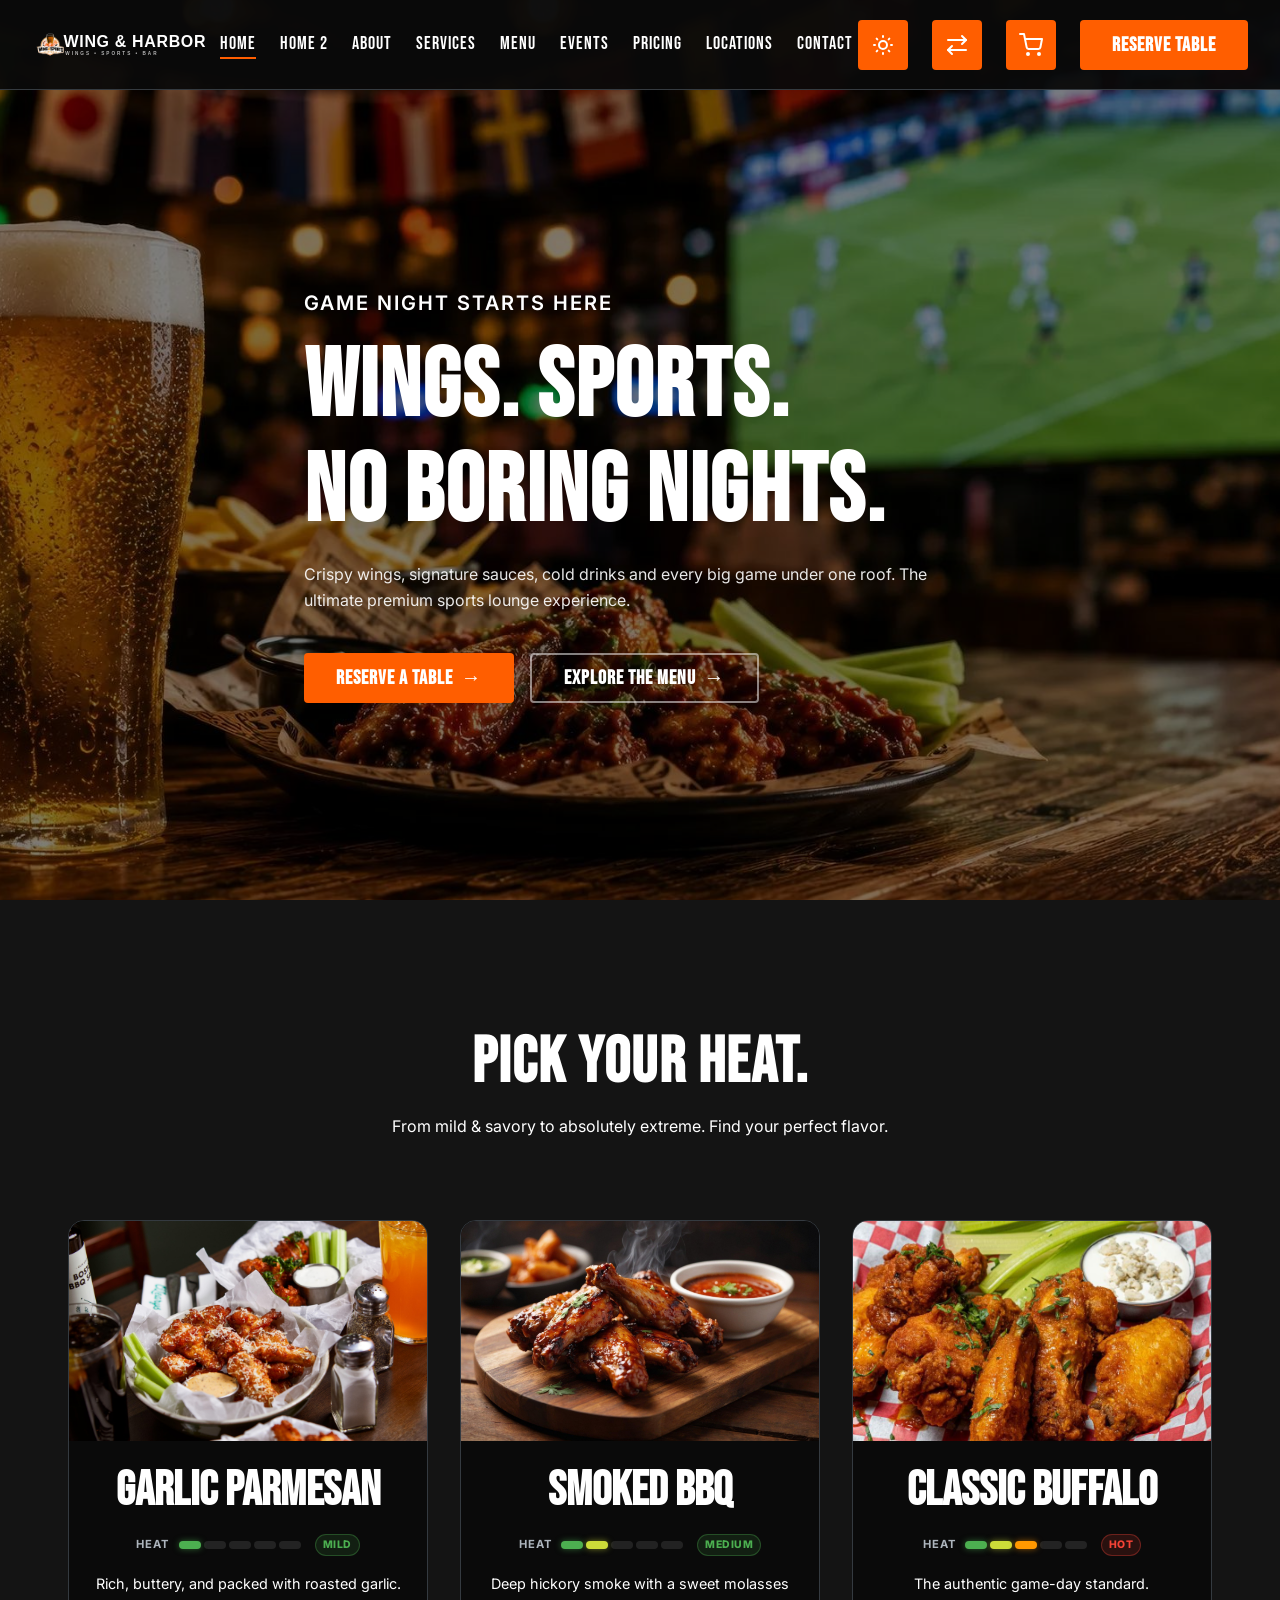
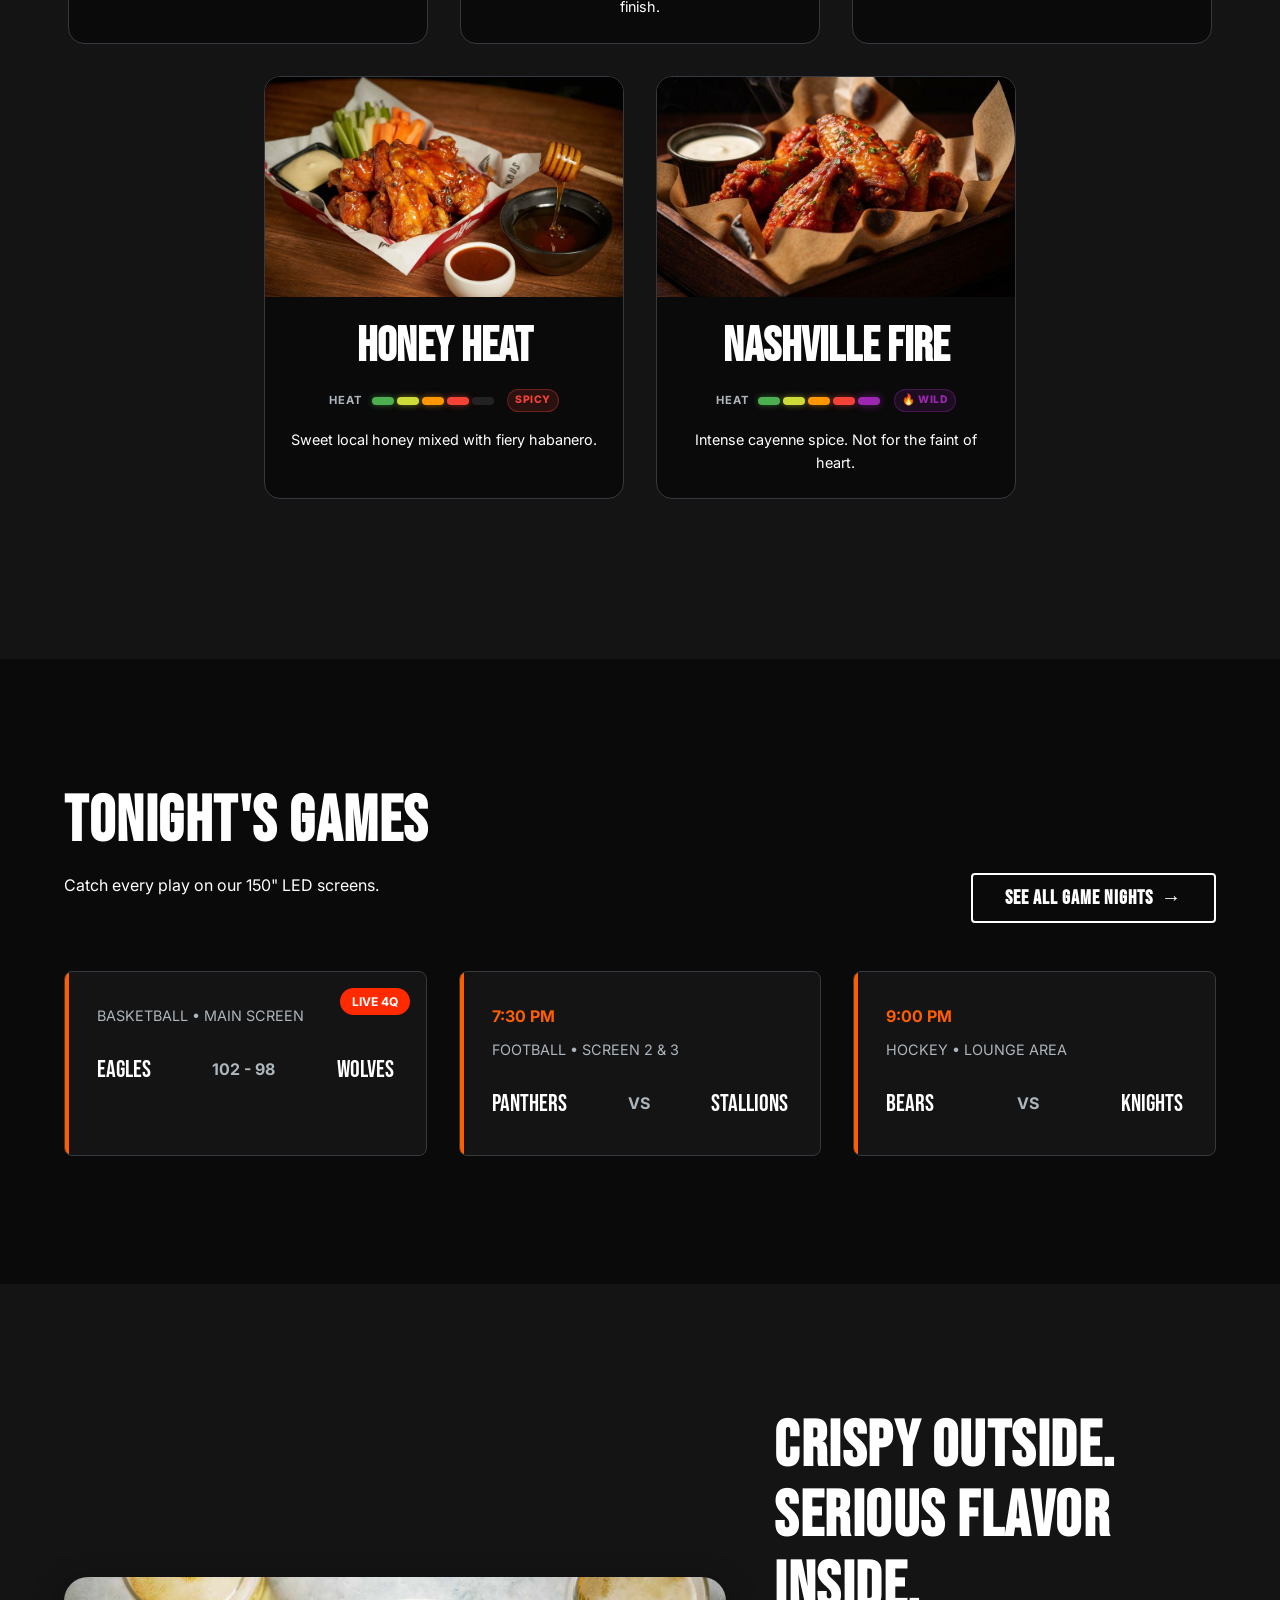
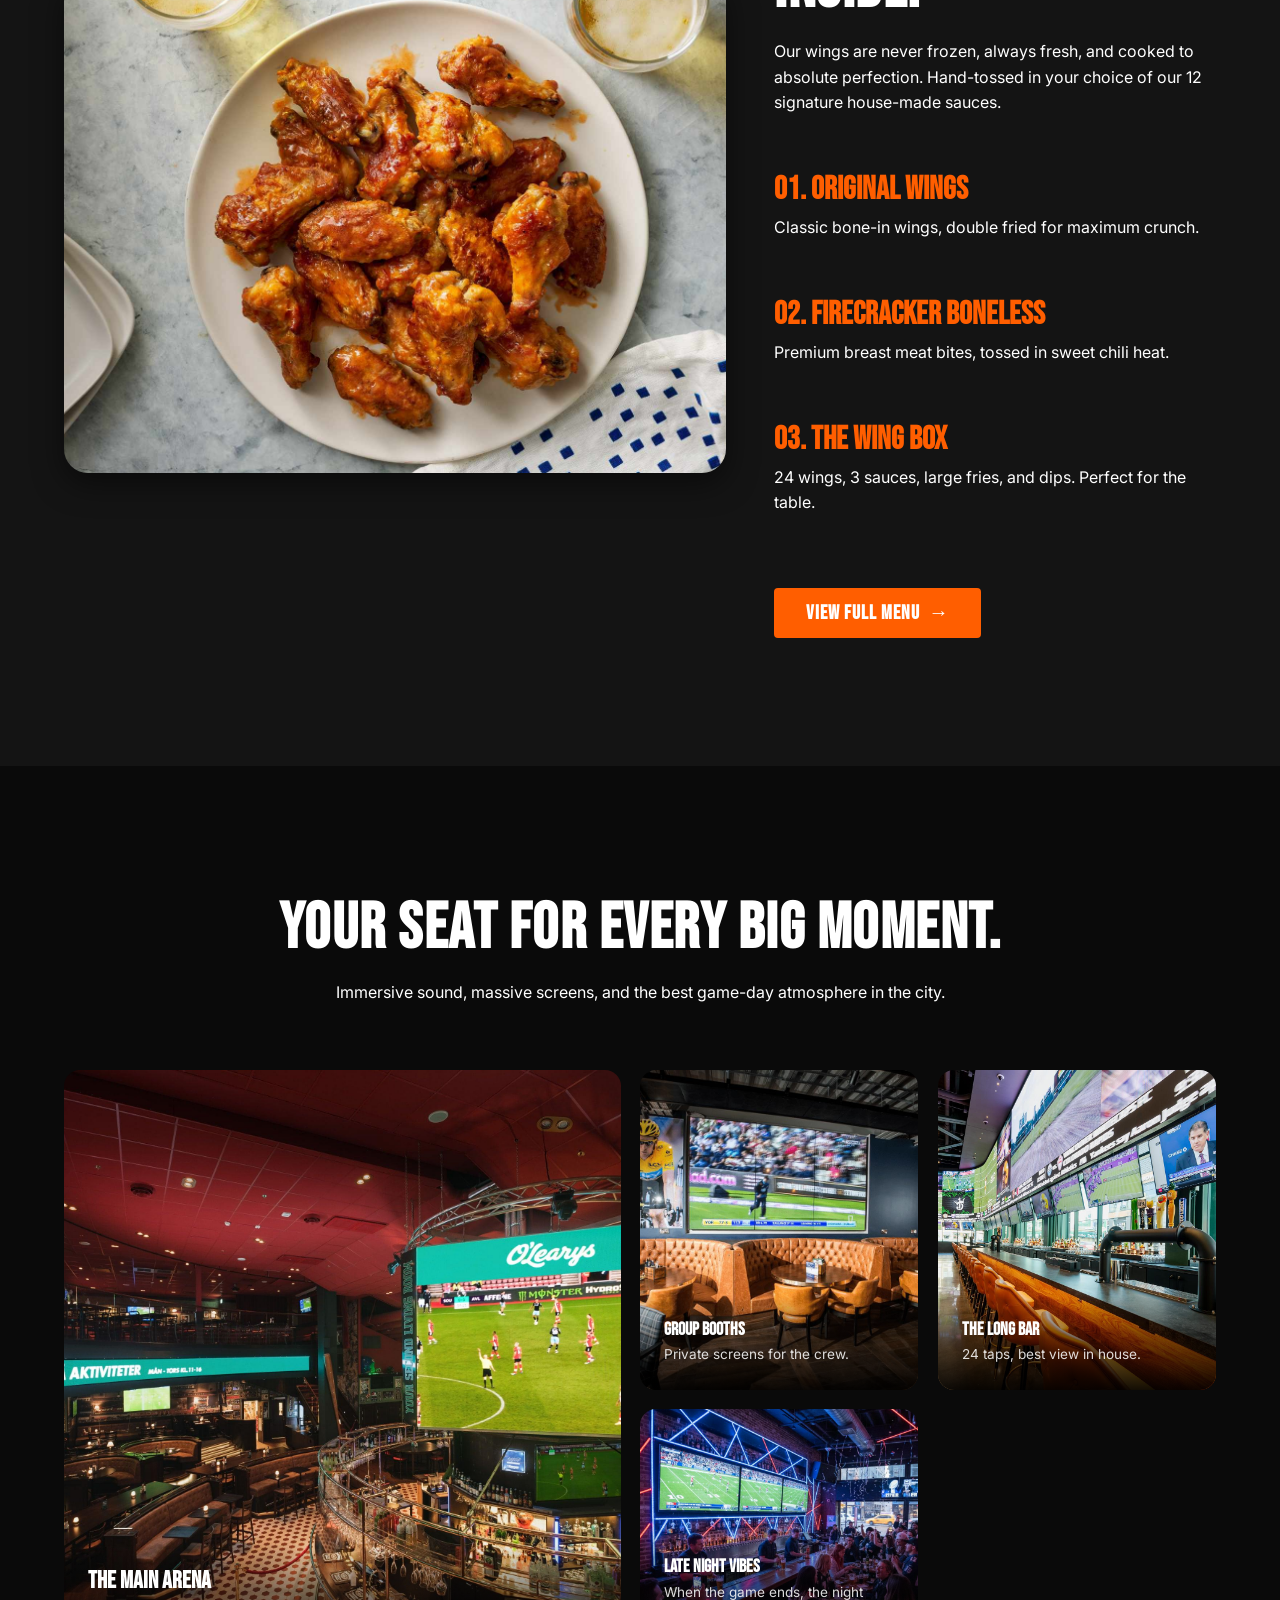
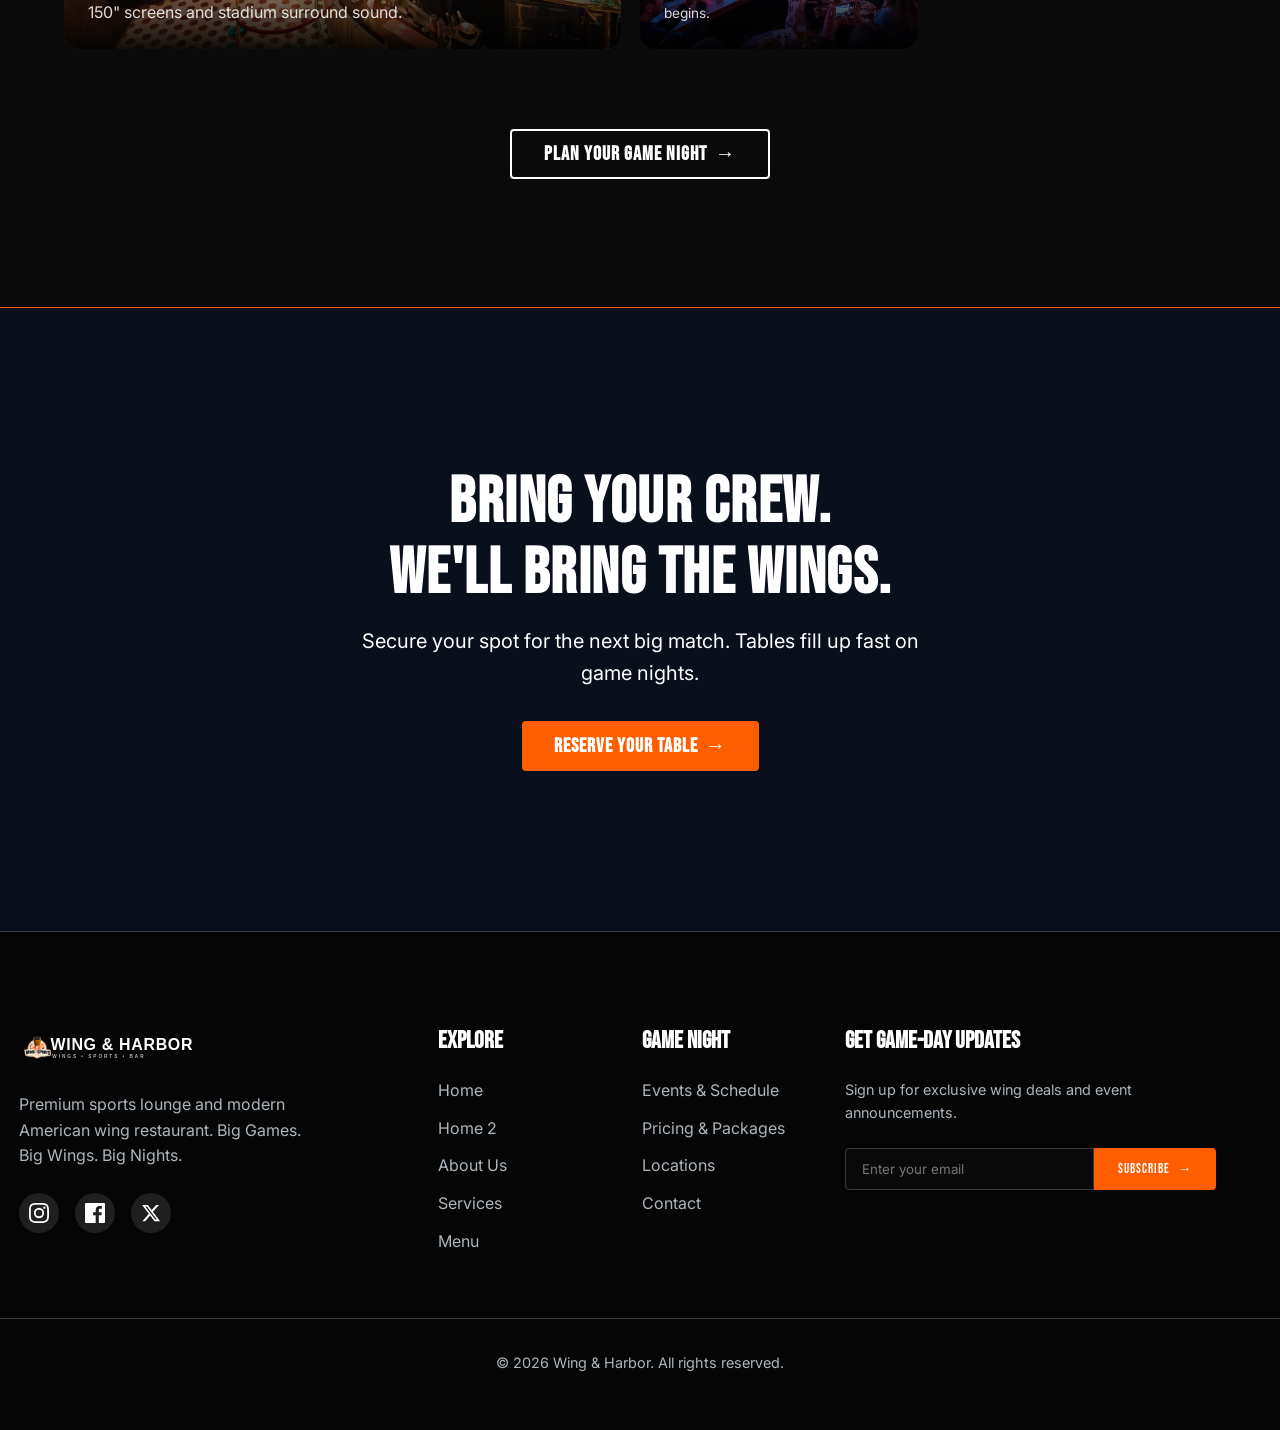
<file: index.html>
<!DOCTYPE html>
<html lang="en" data-theme="dark" dir="ltr">
<head>
  <meta charset="UTF-8">
  <meta name="viewport" content="width=device-width, initial-scale=1.0">
  <title>Wing & Harbor | Premium Wings & Sports Bar</title>
  <meta name="description" content="Premium sports lounge and modern American wing restaurant. Big Games. Big Wings. Big Nights.">
  
  <!-- Fonts -->
  <link rel="preconnect" href="https://fonts.googleapis.com">
  <link rel="preconnect" href="https://fonts.gstatic.com" crossorigin>
  <link href="https://fonts.googleapis.com/css2?family=Bebas+Neue&family=Inter:wght@400;600;700&family=Oswald:wght@500;700&display=swap" rel="stylesheet">
  
  <!-- CSS -->
  <link rel="stylesheet" href="assets/css/style.css">
  <link rel="stylesheet" href="assets/css/responsive.css">
  
  <!-- Page Specific CSS -->
  <style>
    /* Home Page Specific Styles */
    
    /* 01 - Hero */
    .hero {
      height: 100vh;
      min-height: 700px;
      position: relative;
      display: flex;
      align-items: center;
      padding-top: var(--header-height);
      overflow: hidden;
      background: #000;
    }
    
    .hero-bg {
      position: absolute;
      top: 0; left: 0; width: 100%; height: 100%;
      object-fit: cover;
      object-position: center;
      opacity: 0.5;
      transform: scale(1.05);
      animation: slowZoom 20s infinite alternate;
    }
    
    @keyframes slowZoom {
      0% { transform: scale(1.05); }
      100% { transform: scale(1.15); }
    }
    
    .hero-content {
      position: relative;
      z-index: 2;
      max-width: 800px;
    }
    
    .hero-subtitle {
      font-size: 1.25rem;
      color: #ffffff;
      font-weight: 600;
      letter-spacing: 2px;
      text-transform: uppercase;
      margin-bottom: 1rem;
      display: block;
    }
    
    .hero h1 {
      color: #ffffff;
    }
    
    .hero p {
      color: rgba(255, 255, 255, 0.9);
    }
    
    .hero-cta-group {
      display: flex;
      gap: 1rem;
      margin-top: 2.5rem;
    }
    
    .hero .btn-outline {
      color: #ffffff;
      border-color: rgba(255, 255, 255, 0.5);
    }
    
    .hero .btn-outline:hover {
      border-color: #ffffff;
      background: rgba(255, 255, 255, 0.1);
    }
    
    /* Floating Elements */
    .floating-el {
      position: absolute;
      background: var(--bg-secondary);
      padding: 1rem 1.5rem;
      border-radius: var(--radius-md);
      box-shadow: var(--hover-shadow);
      display: flex;
      align-items: center;
      gap: 1rem;
      z-index: 2;
      border: 1px solid var(--border-color);
      animation: float 6s ease-in-out infinite;
    }
    
    .float-1 { bottom: 15%; right: 10%; animation-delay: 0s; }
    .float-2 { top: 25%; right: 5%; animation-delay: -2s; }
    
    @keyframes float {
      0%, 100% { transform: translateY(0); }
      50% { transform: translateY(-20px); }
    }
    
    /* 02 - Sauce Lineup */
    .sauce-section { background: var(--bg-secondary); overflow: hidden; }
    .sauce-carousel {
      display: flex;
      flex-wrap: wrap;
      justify-content: center;
      gap: 2rem;
      padding: 2rem 5%;
      max-width: 1400px;
      margin: 0 auto;
    }
    
    .sauce-card {
      flex: 0 0 calc(33.333% - 1.5rem);
      max-width: 380px;
      min-width: 300px;
      background: var(--bg-primary);
      border-radius: var(--radius-lg);
      padding: 0;
      text-align: center;
      position: relative;
      transition: all var(--transition-normal);
      border: 1px solid var(--border-color);
      cursor: pointer;
      overflow: hidden;
      display: flex;
      flex-direction: column;
    }
    
    .sauce-content {
      padding: 1.5rem;
      display: flex;
      flex-direction: column;
      flex: 1;
    }
    
    .sauce-content h3 {
      white-space: nowrap;
      margin: 0;
    }
    
    .sauce-content p {
      margin-bottom: 0;
      flex: 1;
    }
    
    .sauce-card:hover {
      transform: translateY(-10px);
      border-color: var(--accent-primary);
      box-shadow: var(--hover-shadow);
    }
    
    .sauce-img-placeholder {
      width: 100%; height: 220px;
      margin: 0;
      object-fit: cover;
      border-radius: 0;
      position: relative;
      transition: transform var(--transition-bounce);
    }
    
    .sauce-card:hover .sauce-img-placeholder { transform: scale(1.05); }
    
    /* Heat Map Bar Design */
    .heat-indicator { display: flex; align-items: center; justify-content: center; gap: 0.6rem; margin: 1rem 0; }
    .heat-label-text { font-size: 0.7rem; font-weight: 700; text-transform: uppercase; letter-spacing: 1px; color: var(--text-secondary); }
    .heat-bar-wrap { display: flex; gap: 3px; align-items: center; }
    .heat-seg {
      width: 22px; height: 8px;
      border-radius: 4px;
      background: rgba(255,255,255,0.1);
      transition: all 0.3s ease;
    }
    .heat-seg.s1.lit { background: #4caf50; box-shadow: 0 0 6px #4caf5088; }
    .heat-seg.s2.lit { background: #cddc39; box-shadow: 0 0 6px #cddc3988; }
    .heat-seg.s3.lit { background: #ff9800; box-shadow: 0 0 6px #ff980088; }
    .heat-seg.s4.lit { background: #f44336; box-shadow: 0 0 6px #f4433688; }
    .heat-seg.s5.lit { background: #9c27b0; box-shadow: 0 0 8px #9c27b099; }
    .heat-level-tag {
      font-size: 0.65rem; font-weight: 800; text-transform: uppercase;
      letter-spacing: 0.5px; padding: 2px 7px;
      border-radius: 20px; margin-left: 4px;
    }
    .tag-mild   { background: #4caf5022; color: #4caf50; border: 1px solid #4caf5055; }
    .tag-medium { background: #ff980022; color: #ff9800; border: 1px solid #ff980055; }
    .tag-hot    { background: #f4433622; color: #f44336; border: 1px solid #f4433655; }
    .tag-xhot   { background: #9c27b022; color: #9c27b0; border: 1px solid #9c27b055; }
    
    /* 03 - Live Board */
    .scoreboard-section { background: var(--bg-primary); }
    .scoreboard-grid {
      display: grid;
      grid-template-columns: repeat(auto-fit, minmax(300px, 1fr));
      gap: 2rem;
    }
    
    .score-card {
      background: var(--bg-secondary);
      border: 1px solid var(--border-color);
      border-radius: var(--radius-md);
      padding: 2rem;
      position: relative;
      overflow: hidden;
    }
    
    .score-card::before {
      content: ''; position: absolute; top: 0; left: 0; width: 4px; height: 100%;
      background: var(--accent-primary);
    }
    
    [dir="rtl"] .score-card::before { left: auto; right: 0; }
    
    .live-badge {
      position: absolute; top: 1rem; right: 1rem;
      background: var(--accent-secondary); color: #fff;
      padding: 0.25rem 0.75rem; border-radius: 20px; font-size: 0.75rem; font-weight: bold;
      animation: pulse 2s infinite;
    }
    [dir="rtl"] .live-badge { right: auto; left: 1rem; }
    
    @keyframes pulse { 0% { opacity: 1; } 50% { opacity: 0.5; } 100% { opacity: 1; } }
    
    .matchup { display: flex; justify-content: space-between; align-items: center; margin-top: 1.5rem; }
    .team { font-family: var(--font-heading); font-size: 1.5rem; }
    .vs { color: var(--text-secondary); font-weight: bold; }
    
    /* 04 - Signature Wings */
    .wings-showcase { background: var(--bg-secondary); }
    .wings-grid {
      display: grid;
      grid-template-columns: 1.5fr 1fr;
      gap: 3rem;
      align-items: center;
    }
    .wing-img-large {
      border-radius: var(--radius-xl);
      box-shadow: var(--card-shadow);
      width: 100%;
      aspect-ratio: 4/3;
      object-fit: cover;
      transition: transform var(--transition-slow);
    }
    .wing-img-large:hover { transform: scale(1.02); }
    
    .wing-features { display: flex; flex-direction: column; gap: 2rem; }
    .wing-feature h3 { font-size: 2rem; margin-bottom: 0.5rem; color: var(--accent-primary); }
    
    /* 05 - Game Night Experience */
    .experience-section {
      background: var(--bg-primary);
      position: relative;
      padding: 8rem 0;
    }
    /* Bento Grid Layout */
    .bento-grid {
      display: grid;
      grid-template-columns: 2fr 1fr 1fr;
      grid-template-rows: 320px 240px;
      gap: 1.2rem;
      padding: 1rem 5%;
      max-width: 1300px;
      margin: 0 auto;
    }
    .exp-card {
      border-radius: var(--radius-lg);
      overflow: hidden;
      position: relative;
      cursor: pointer;
    }
    .exp-card:first-child {
      grid-row: span 2;
    }
    .exp-card img { width: 100%; height: 100%; object-fit: cover; transition: transform 0.5s ease; display: block; }
    .exp-card:hover img { transform: scale(1.06); }
    .exp-overlay {
      position: absolute; bottom: 0; left: 0; width: 100%; padding: 1.5rem;
      background: linear-gradient(to top, rgba(0,0,0,0.92) 0%, rgba(0,0,0,0.4) 60%, transparent 100%);
      color: #fff;
      transition: padding 0.3s ease;
    }
    .exp-card:hover .exp-overlay { padding-bottom: 2rem; }
    .exp-overlay h3 { font-size: 1.1rem; margin-bottom: 0.3rem; }
    .exp-overlay p { font-size: 0.85rem; opacity: 0.85; margin: 0; }
    .exp-card:first-child .exp-overlay h3 { font-size: 1.5rem; }
    .exp-card:first-child .exp-overlay p { font-size: 1rem; }
    
    /* 06 - Final CTA */
    .final-cta {
      padding: 10rem 5%;
      text-align: center;
      background: #0a0f1c;
      color: #fff;
      position: relative;
      border-top: 1px solid var(--accent-primary);
    }
    .final-cta::before {
      display: none;
    }
    .final-cta h2, .final-cta p { color: #fff !important; }
    .final-cta-content { position: relative; z-index: 2; max-width: 600px; margin: 0 auto; color: #fff; }
    .final-cta h2 { font-size: 4rem; }
    
    @media (max-width: 1024px) {
      .hero {
        flex-direction: column;
        justify-content: center;
        gap: 1.5rem;
      }
      .hero-content {
        text-align: center;
        display: flex;
        flex-direction: column;
        align-items: center;
      }
      .floating-cards-wrapper {
        display: flex;
        flex-direction: row;
        justify-content: center;
        gap: 1rem;
        width: 100%;
        max-width: 600px;
        margin: 0 auto;
        flex-wrap: wrap;
      }
      .floating-el {
        position: relative;
        top: auto !important;
        bottom: auto !important;
        left: auto !important;
        right: auto !important;
        animation: none !important;
        transform: none !important;
        flex: 1;
        min-width: 180px;
        max-width: 280px;
        margin: 0;
      }
      .wings-grid { grid-template-columns: 1fr; }
      .hero-cta-group { flex-direction: column; }
      .scoreboard-grid {
        display: flex;
        flex-wrap: wrap;
        justify-content: center;
      }
      .scoreboard-grid .score-card {
        flex: 0 0 calc(50% - 1rem);
        max-width: calc(50% - 1rem);
      }
      .bento-grid {
        grid-template-columns: 1fr 1fr;
        grid-template-rows: auto;
      }
      .exp-card:first-child { grid-row: span 1; }
    }
    @media (max-width: 768px) {
      .scoreboard-grid .score-card {
        flex: 0 0 100%;
        max-width: 100%;
      }
      .bento-grid {
        grid-template-columns: 1fr;
        grid-template-rows: auto;
      }
      .exp-card:first-child { grid-row: span 1; }
      .exp-card img { height: 220px; }
      .final-cta h2 { font-size: 3rem; }
    }
  </style>
<link rel="icon" type="image/png" href="assets/images/website-logo.png">
</head>
<body>

  <!-- Overlay for mobile menu -->
  <div class="overlay"></div>

  <!-- Mobile Menu -->
  <nav class="mobile-menu">
    <div class="mobile-nav-links">
      <a href="index.html" class="mobile-nav-link text-accent">Home</a>
      <a href="home-2.html" class="mobile-nav-link">Home 2</a>
      <a href="about.html" class="mobile-nav-link">About</a>
      <a href="services.html" class="mobile-nav-link">Services</a>
      <a href="menu.html" class="mobile-nav-link">Menu</a>
      <a href="events.html" class="mobile-nav-link">Events</a>
      <a href="pricing.html" class="mobile-nav-link">Pricing</a>
      <a href="locations.html" class="mobile-nav-link">Locations</a>
      <a href="contact.html" class="mobile-nav-link">Contact</a>
    </div>
    <div class="mobile-actions">
      <div class="mobile-controls">
        <button class="icon-btn theme-toggle" aria-label="Toggle Theme">
          <svg class="theme-toggle-icon" width="24" height="24" fill="none" viewBox="0 0 24 24"></svg>
        </button>
        <button class="icon-btn rtl-toggle" aria-label="Toggle RTL">
          <svg class="rtl-icon" width="24" height="24" viewBox="0 0 24 24" fill="none" stroke="currentColor" stroke-width="2" stroke-linecap="round" stroke-linejoin="round"><path d="M17 3l4 4-4 4"/><path d="M3 7h18"/><path d="M7 21l-4-4 4-4"/><path d="M21 17H3"/></svg>
        </button>
        <button class="icon-btn cart-btn" aria-label="Cart">
          <svg width="24" height="24" viewBox="0 0 24 24" fill="none" stroke="currentColor" stroke-width="2" stroke-linecap="round" stroke-linejoin="round"><circle cx="9" cy="21" r="1"></circle><circle cx="20" cy="21" r="1"></circle><path d="M1 1h4l2.68 13.39a2 2 0 0 0 2 1.61h9.72a2 2 0 0 0 2-1.61L23 6H6"></path></svg>
        </button>
      </div>
      <button class="btn btn-primary w-100" data-popup="reservation-popup">Reserve Table</button>
    </div>
  </nav>

  <!-- Global Navbar -->
  <header class="navbar">
    <div class="nav-container">
      <a href="index.html" class="nav-logo">
        <img src="logo.svg" alt="Wing & Harbor Logo" />
        
      </a>
      
      <ul class="nav-links">
        <li><a href="index.html" class="nav-link active">Home</a></li>
        <li><a href="home-2.html" class="nav-link">Home 2</a></li>
        <li><a href="about.html" class="nav-link">About</a></li>
        <li><a href="services.html" class="nav-link">Services</a></li>
        <li><a href="menu.html" class="nav-link">Menu</a></li>
        <li><a href="events.html" class="nav-link">Events</a></li>
        <li><a href="pricing.html" class="nav-link">Pricing</a></li>
        <li><a href="locations.html" class="nav-link">Locations</a></li>
        <li><a href="contact.html" class="nav-link">Contact</a></li>
      </ul>
      
      <div class="nav-actions">
        <button class="icon-btn theme-toggle" aria-label="Toggle Theme">
          <svg class="theme-toggle-icon" width="24" height="24" fill="none" viewBox="0 0 24 24"></svg>
        </button>
        <button class="icon-btn rtl-toggle" aria-label="Toggle RTL">
          <svg class="rtl-icon" width="24" height="24" viewBox="0 0 24 24" fill="none" stroke="currentColor" stroke-width="2" stroke-linecap="round" stroke-linejoin="round"><path d="M17 3l4 4-4 4"/><path d="M3 7h18"/><path d="M7 21l-4-4 4-4"/><path d="M21 17H3"/></svg>
        </button>
        <button class="icon-btn cart-btn" aria-label="Cart">
          <svg width="24" height="24" viewBox="0 0 24 24" fill="none" stroke="currentColor" stroke-width="2" stroke-linecap="round" stroke-linejoin="round"><circle cx="9" cy="21" r="1"></circle><circle cx="20" cy="21" r="1"></circle><path d="M1 1h4l2.68 13.39a2 2 0 0 0 2 1.61h9.72a2 2 0 0 0 2-1.61L23 6H6"></path></svg>
        </button>
        <button class="btn btn-primary" data-popup="reservation-popup">Reserve Table</button>
        <button class="hamburger" aria-label="Menu">
          <span></span><span></span><span></span>
        </button>
      </div>
    </div>
  </header>

  <main>
    <!-- 01 - HERO SECTION -->
    <section class="hero">
      <img src="assets/images/home1-hero.png" alt="Premium wing restaurant interior" class="hero-bg">
      <div class="container hero-content">
        <span class="hero-subtitle text-accent">Game Night Starts Here</span>
        <h1>WINGS. SPORTS.<br>NO BORING NIGHTS.</h1>
        <p>Crispy wings, signature sauces, cold drinks and every big game under one roof. The ultimate premium sports lounge experience.</p>
        <div class="hero-cta-group">
          <button class="btn btn-primary" data-popup="reservation-popup">Reserve a Table <span class="icon-right">→</span></button>
          <a href="menu.html" class="btn btn-outline">Explore the Menu <span class="icon-right">→</span></a>
        </div>
      </div>
      

    </section>

    <!-- 02 - SIGNATURE SAUCE LINEUP -->
    <section class="section-padding sauce-section">
      <div class="container text-center" style="margin-bottom: 3rem;">
        <h2>Pick Your Heat.</h2>
        <p>From mild & savory to absolutely extreme. Find your perfect flavor.</p>
      </div>
      
      <div class="sauce-carousel">
        <div class="sauce-card">
          <img src="assets/images/Garlic Parmesan.png" class="sauce-img-placeholder" alt="Garlic Parmesan">
          <div class="sauce-content">
            <h3>Garlic Parmesan</h3>
            <div class="heat-indicator">
              <span class="heat-label-text">Heat</span>
              <div class="heat-bar-wrap">
                <div class="heat-seg s1 lit"></div>
                <div class="heat-seg s2"></div>
                <div class="heat-seg s3"></div>
                <div class="heat-seg s4"></div>
                <div class="heat-seg s5"></div>
              </div>
              <span class="heat-level-tag tag-mild">Mild</span>
            </div>
            <p class="text-secondary" style="font-size: 0.9rem;">Rich, buttery, and packed with roasted garlic.</p>
          </div>
        </div>
        
        <div class="sauce-card">
          <img src="assets/images/Smoked BBQ.png" class="sauce-img-placeholder" alt="Smoked BBQ">
          <div class="sauce-content">
            <h3>Smoked BBQ</h3>
            <div class="heat-indicator">
              <span class="heat-label-text">Heat</span>
              <div class="heat-bar-wrap">
                <div class="heat-seg s1 lit"></div>
                <div class="heat-seg s2 lit"></div>
                <div class="heat-seg s3"></div>
                <div class="heat-seg s4"></div>
                <div class="heat-seg s5"></div>
              </div>
              <span class="heat-level-tag tag-mild">Medium</span>
            </div>
            <p class="text-secondary" style="font-size: 0.9rem;">Deep hickory smoke with a sweet molasses finish.</p>
          </div>
        </div>
        
        <div class="sauce-card">
          <img src="assets/images/Classic Buffalo.png" class="sauce-img-placeholder" alt="Classic Buffalo">
          <div class="sauce-content">
            <h3>Classic Buffalo</h3>
            <div class="heat-indicator">
              <span class="heat-label-text">Heat</span>
              <div class="heat-bar-wrap">
                <div class="heat-seg s1 lit"></div>
                <div class="heat-seg s2 lit"></div>
                <div class="heat-seg s3 lit"></div>
                <div class="heat-seg s4"></div>
                <div class="heat-seg s5"></div>
              </div>
              <span class="heat-level-tag tag-hot">Hot</span>
            </div>
            <p class="text-secondary" style="font-size: 0.9rem;">The authentic game-day standard.</p>
          </div>
        </div>
        
        <div class="sauce-card">
          <img src="assets/images/Honey Heat.png" class="sauce-img-placeholder" alt="Honey Heat">
          <div class="sauce-content">
            <h3>Honey Heat</h3>
            <div class="heat-indicator">
              <span class="heat-label-text">Heat</span>
              <div class="heat-bar-wrap">
                <div class="heat-seg s1 lit"></div>
                <div class="heat-seg s2 lit"></div>
                <div class="heat-seg s3 lit"></div>
                <div class="heat-seg s4 lit"></div>
                <div class="heat-seg s5"></div>
              </div>
              <span class="heat-level-tag tag-hot">Spicy</span>
            </div>
            <p class="text-secondary" style="font-size: 0.9rem;">Sweet local honey mixed with fiery habanero.</p>
          </div>
        </div>
        
        <div class="sauce-card">
          <img src="assets/images/Nashville Fire.png" class="sauce-img-placeholder" alt="Nashville Fire">
          <div class="sauce-content">
            <h3>Nashville Fire</h3>
            <div class="heat-indicator">
              <span class="heat-label-text">Heat</span>
              <div class="heat-bar-wrap">
                <div class="heat-seg s1 lit"></div>
                <div class="heat-seg s2 lit"></div>
                <div class="heat-seg s3 lit"></div>
                <div class="heat-seg s4 lit"></div>
                <div class="heat-seg s5 lit"></div>
              </div>
              <span class="heat-level-tag tag-xhot">🔥 Wild</span>
            </div>
            <p class="text-secondary" style="font-size: 0.9rem;">Intense cayenne spice. Not for the faint of heart.</p>
          </div>
        </div>
      </div>
    </section>

    <!-- 03 - GAME-DAY LIVE BOARD -->
    <section class="section-padding scoreboard-section">
      <div class="container">
        <div style="display: flex; justify-content: space-between; align-items: flex-end; margin-bottom: 3rem; flex-wrap: wrap; gap: 1rem;">
          <div>
            <h2>Tonight's Games</h2>
            <p>Catch every play on our 150" LED screens.</p>
          </div>
          <a href="events.html" class="btn btn-outline">See All Game Nights <span class="icon-right">→</span></a>
        </div>
        
        <div class="scoreboard-grid">
          <div class="score-card">
            <div class="live-badge">LIVE 4Q</div>
            <div style="color: var(--text-secondary); font-size: 0.9rem;">BASKETBALL • MAIN SCREEN</div>
            <div class="matchup">
              <div class="team">EAGLES</div>
              <div class="vs">102 - 98</div>
              <div class="team">WOLVES</div>
            </div>
          </div>
          
          <div class="score-card">
            <div style="color: var(--accent-primary); font-weight: bold; margin-bottom: 0.5rem;">7:30 PM</div>
            <div style="color: var(--text-secondary); font-size: 0.9rem;">FOOTBALL • SCREEN 2 & 3</div>
            <div class="matchup">
              <div class="team">PANTHERS</div>
              <div class="vs">VS</div>
              <div class="team">STALLIONS</div>
            </div>
          </div>
          
          <div class="score-card">
            <div style="color: var(--accent-primary); font-weight: bold; margin-bottom: 0.5rem;">9:00 PM</div>
            <div style="color: var(--text-secondary); font-size: 0.9rem;">HOCKEY • LOUNGE AREA</div>
            <div class="matchup">
              <div class="team">BEARS</div>
              <div class="vs">VS</div>
              <div class="team">KNIGHTS</div>
            </div>
          </div>
        </div>
      </div>
    </section>

    <!-- 04 - SIGNATURE WINGS -->
    <section class="section-padding wings-showcase">
      <div class="container wings-grid">
        <img src="assets/images/Classic Bone-In Wings.png" alt="Crispy original wings" class="wing-img-large">
        
        <div class="wing-features">
          <div>
            <h2>Crispy Outside.<br>Serious Flavor Inside.</h2>
            <p>Our wings are never frozen, always fresh, and cooked to absolute perfection. Hand-tossed in your choice of our 12 signature house-made sauces.</p>
          </div>
          
          <div class="wing-feature">
            <h3>01. Original Wings</h3>
            <p class="text-secondary">Classic bone-in wings, double fried for maximum crunch.</p>
          </div>
          <div class="wing-feature">
            <h3>02. Firecracker Boneless</h3>
            <p class="text-secondary">Premium breast meat bites, tossed in sweet chili heat.</p>
          </div>
          <div class="wing-feature">
            <h3>03. The Wing Box</h3>
            <p class="text-secondary">24 wings, 3 sauces, large fries, and dips. Perfect for the table.</p>
          </div>
          
          <div style="margin-top: 1rem;">
            <a href="menu.html" class="btn btn-primary">View Full Menu <span class="icon-right">→</span></a>
          </div>
        </div>
      </div>
    </section>

    <!-- 05 - GAME-NIGHT EXPERIENCE -->
    <section class="experience-section">
      <div class="container text-center" style="margin-bottom: 3rem;">
        <h2>Your Seat for Every Big Moment.</h2>
        <p>Immersive sound, massive screens, and the best game-day atmosphere in the city.</p>
      </div>
      
      <div class="bento-grid">
        <div class="exp-card">
          <img src="assets/images/The Main Arena.png" alt="The Main Arena">
          <div class="exp-overlay">
            <h3>The Main Arena</h3>
            <p>150" screens and stadium surround sound.</p>
          </div>
        </div>
        <div class="exp-card">
          <img src="assets/images/Group Booths.png" alt="Group Booths">
          <div class="exp-overlay">
            <h3>Group Booths</h3>
            <p>Private screens for the crew.</p>
          </div>
        </div>
        <div class="exp-card">
          <img src="assets/images/The Long Bar.png" alt="The Long Bar">
          <div class="exp-overlay">
            <h3>The Long Bar</h3>
            <p>24 taps, best view in house.</p>
          </div>
        </div>
        <div class="exp-card">
          <img src="assets/images/Late Night Vibes.png" alt="Late Night Vibes">
          <div class="exp-overlay">
            <h3>Late Night Vibes</h3>
            <p>When the game ends, the night begins.</p>
          </div>
        </div>
      </div>
      
      <div class="container text-center" style="margin-top: 4rem;">
        <a href="events.html" class="btn btn-outline">Plan Your Game Night <span class="icon-right">→</span></a>
      </div>
    </section>

    <!-- 06 - FINAL CTA -->
    <section class="final-cta">
      <div class="final-cta-content">
        <h2>Bring Your Crew.<br>We'll Bring the Wings.</h2>
        <p style="font-size: 1.25rem; margin-bottom: 2rem;">Secure your spot for the next big match. Tables fill up fast on game nights.</p>
        <button class="btn btn-primary" data-popup="reservation-popup">Reserve Your Table <span class="icon-right">→</span></button>
      </div>
    </section>
  </main>

  <!-- Reservation Popup -->
  <div class="popup-wrapper" id="reservation-popup">
    <div class="popup-overlay"></div>
    <div class="popup-content">
      <button class="popup-close" aria-label="Close">✖</button>
      <h2 style="color: var(--accent-primary);">RESERVE YOUR GAME NIGHT</h2>
      <p style="margin-bottom: 2rem;">Book your table for the best view of the game.</p>
      
      <form id="res-form">
        <div class="form-row">
          <div class="form-group">
            <label class="form-label">Name</label>
            <input type="text" class="form-control" placeholder="John Doe" required>
          </div>
          <div class="form-group">
            <label class="form-label">Phone</label>
            <input type="tel" class="form-control" placeholder="(555) 000-0000" required>
          </div>
        </div>
        
        <div class="form-row">
          <div class="form-group">
            <label class="form-label">Date</label>
            <input type="date" class="form-control" required>
          </div>
          <div class="form-group">
            <label class="form-label">Time</label>
            <input type="time" class="form-control" required>
          </div>
        </div>
        
        <div class="form-row">
          <div class="form-group">
            <label class="form-label">Guests</label>
            <select class="form-control">
              <option>1-2 People</option>
              <option>3-4 People</option>
              <option>5-6 People</option>
              <option>7-10 People (Crew Pack)</option>
              <option>10+ (Contact Us)</option>
            </select>
          </div>
          <div class="form-group">
            <label class="form-label">Location</label>
            <select class="form-control">
              <option>Downtown Arena</option>
              <option>Riverside Lounge</option>
              <option>Midtown</option>
            </select>
          </div>
        </div>
        
        <button type="button" class="btn btn-primary w-100" style="width: 100%; margin-top: 1rem;" onclick="alert('Reservation requested! (Frontend Demo)')">Check Availability <span class="icon-right">→</span></button>
      </form>
    </div>
  </div>

  <!-- Global Footer -->
  <footer class="footer">
    <div class="container footer-grid">
      <div class="footer-brand">
        <div class="nav-logo">
          <img src="logo.svg" alt="Wing & Harbor Logo" />
        </div>
        <p>Premium sports lounge and modern American wing restaurant. Big Games. Big Wings. Big Nights.</p>
        <div class="footer-socials">
          <a href="#" class="social-link" aria-label="Instagram">
            <svg width="20" height="20" fill="currentColor" viewBox="0 0 24 24"><path d="M12 2.163c3.204 0 3.584.012 4.85.07 3.252.148 4.771 1.691 4.919 4.919.058 1.265.069 1.645.069 4.849 0 3.205-.012 3.584-.069 4.849-.149 3.225-1.664 4.771-4.919 4.919-1.266.058-1.644.07-4.85.07-3.204 0-3.584-.012-4.849-.07-3.26-.149-4.771-1.699-4.919-4.92-.058-1.265-.07-1.644-.07-4.849 0-3.204.013-3.583.07-4.849.149-3.227 1.664-4.771 4.919-4.919 1.266-.057 1.645-.069 4.849-.069zM12 0C8.741 0 8.333.014 7.053.072 2.695.272.273 2.69.073 7.052.014 8.333 0 8.741 0 12c0 3.259.014 3.668.072 4.948.2 4.358 2.618 6.78 6.98 6.98C8.333 23.986 8.741 24 12 24c3.259 0 3.668-.014 4.948-.072 4.354-.2 6.782-2.618 6.979-6.98.059-1.28.073-1.689.073-4.948 0-3.259-.014-3.667-.072-4.947-.196-4.354-2.617-6.78-6.979-6.98C15.668.014 15.259 0 12 0zm0 5.838a6.162 6.162 0 100 12.324 6.162 6.162 0 000-12.324zM12 16a4 4 0 110-8 4 4 0 010 8zm6.406-11.845a1.44 1.44 0 100 2.881 1.44 1.44 0 000-2.881z"/></svg>
          </a>
          <a href="#" class="social-link" aria-label="Facebook">
            <svg width="20" height="20" fill="currentColor" viewBox="0 0 24 24"><path d="M22.675 0H1.325C.593 0 0 .593 0 1.325v21.351C0 23.407.593 24 1.325 24H12.82v-9.294H9.692v-3.622h3.128V8.413c0-3.1 1.893-4.788 4.659-4.788 1.325 0 2.463.099 2.795.143v3.24l-1.918.001c-1.504 0-1.795.715-1.795 1.763v2.313h3.587l-.467 3.622h-3.12V24h6.116c.73 0 1.323-.593 1.323-1.325V1.325C24 .593 23.407 0 22.675 0z"/></svg>
          </a>
          <a href="#" class="social-link" aria-label="X">
            <svg width="20" height="20" fill="currentColor" viewBox="0 0 24 24"><path d="M18.244 2.25h3.308l-7.227 8.26 8.502 11.24H16.17l-5.214-6.817L4.99 21.75H1.68l7.73-8.835L1.254 2.25H8.08l4.713 6.231zm-1.161 17.52h1.833L7.084 4.126H5.117z"/></svg>
          </a>
        </div>
      </div>
      
      <div>
        <h4 class="footer-title">Explore</h4>
        <div class="footer-links">
          <a href="index.html">Home</a>
          <a href="home-2.html">Home 2</a>
          <a href="about.html">About Us</a>
          <a href="services.html">Services</a>
          <a href="menu.html">Menu</a>
        </div>
      </div>
      
      <div>
        <h4 class="footer-title">Game Night</h4>
        <div class="footer-links">
          <a href="events.html">Events & Schedule</a>
          <a href="pricing.html">Pricing & Packages</a>
          <a href="locations.html">Locations</a>
          <a href="contact.html">Contact</a>
        </div>
      </div>
      
      <div>
        <h4 class="footer-title">Get Game-Day Updates</h4>
        <p style="color: var(--text-secondary); font-size: 0.9rem;">Sign up for exclusive wing deals and event announcements.</p>
        <div class="newsletter-form">
          <input type="email" placeholder="Enter your email" aria-label="Email address">
          <button type="button">Subscribe <span class="icon-right">→</span></button>
        </div>
      </div>
    </div>
    
    <div class="container footer-bottom">
      <p>&copy; 2026 Wing & Harbor. All rights reserved.</p>
    </div>
  </footer>

  <script src="assets/js/main.js"></script>
</body>
</html>
</file>
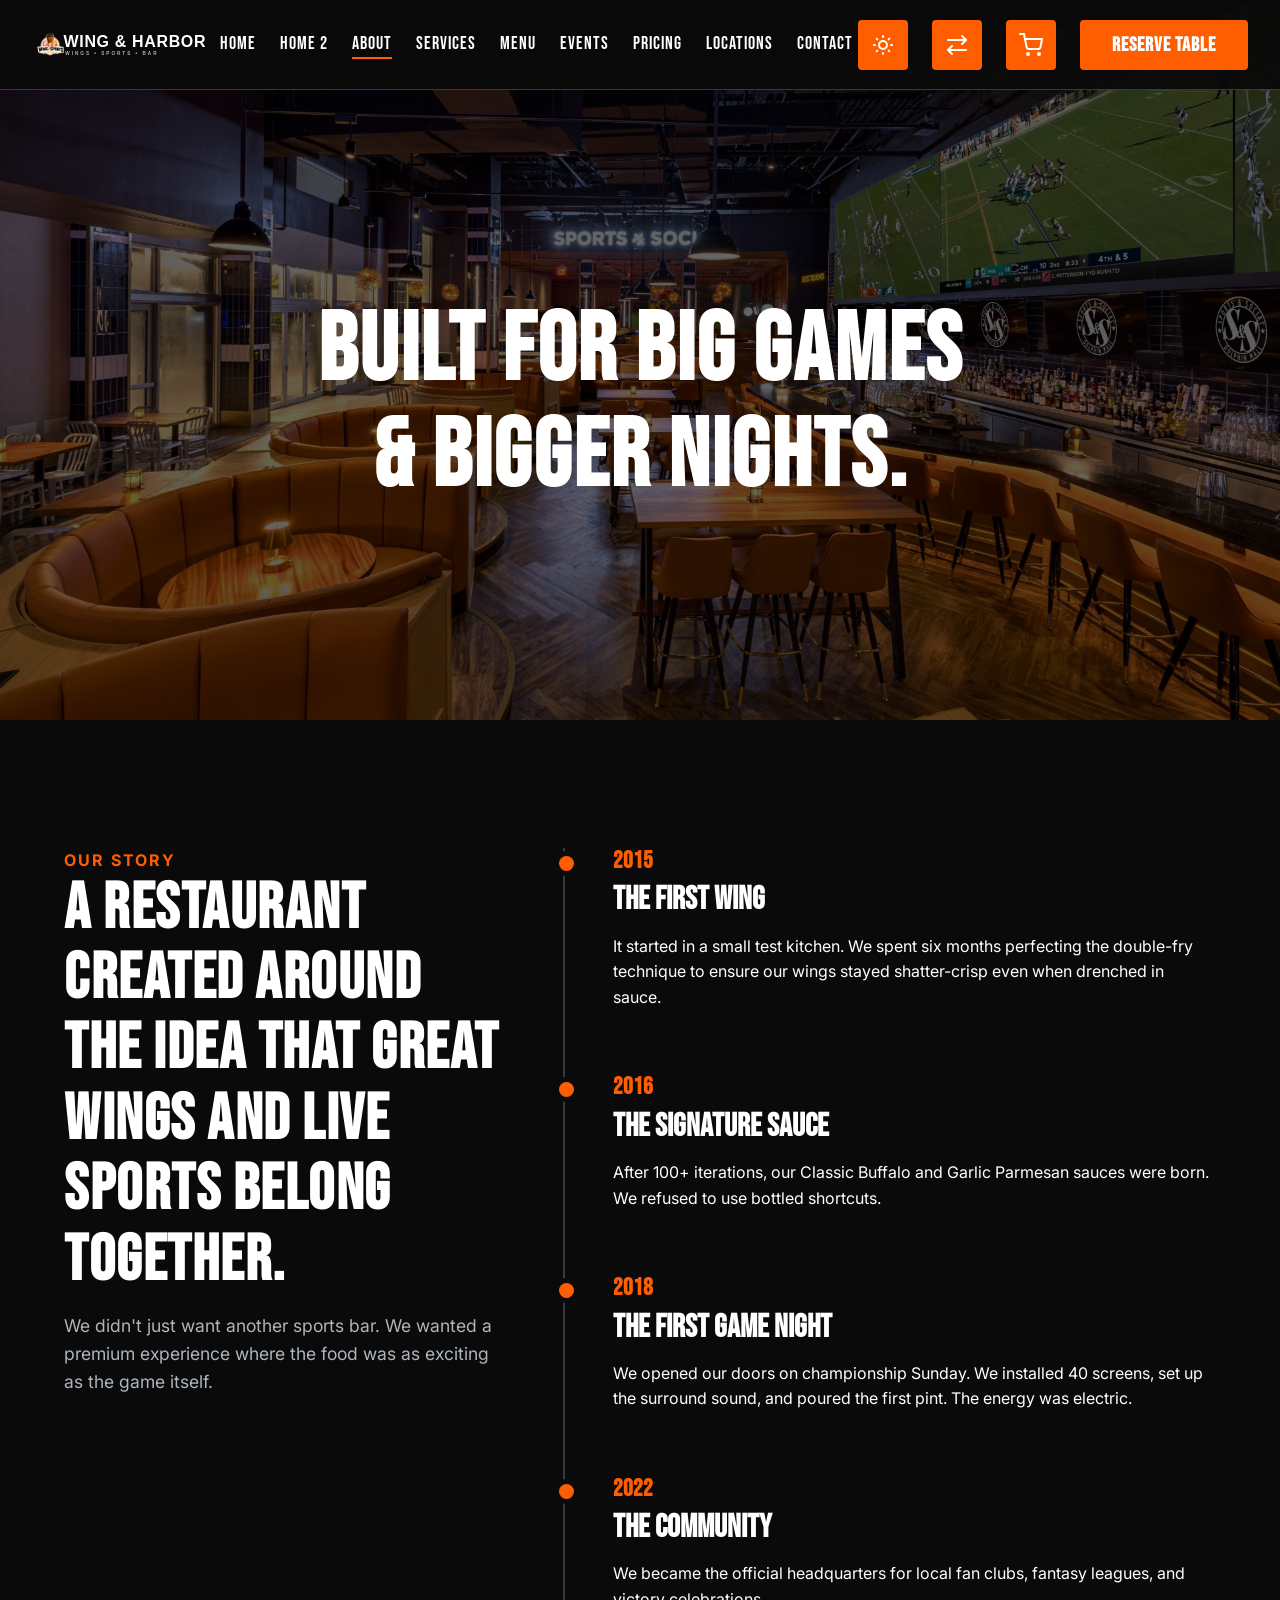
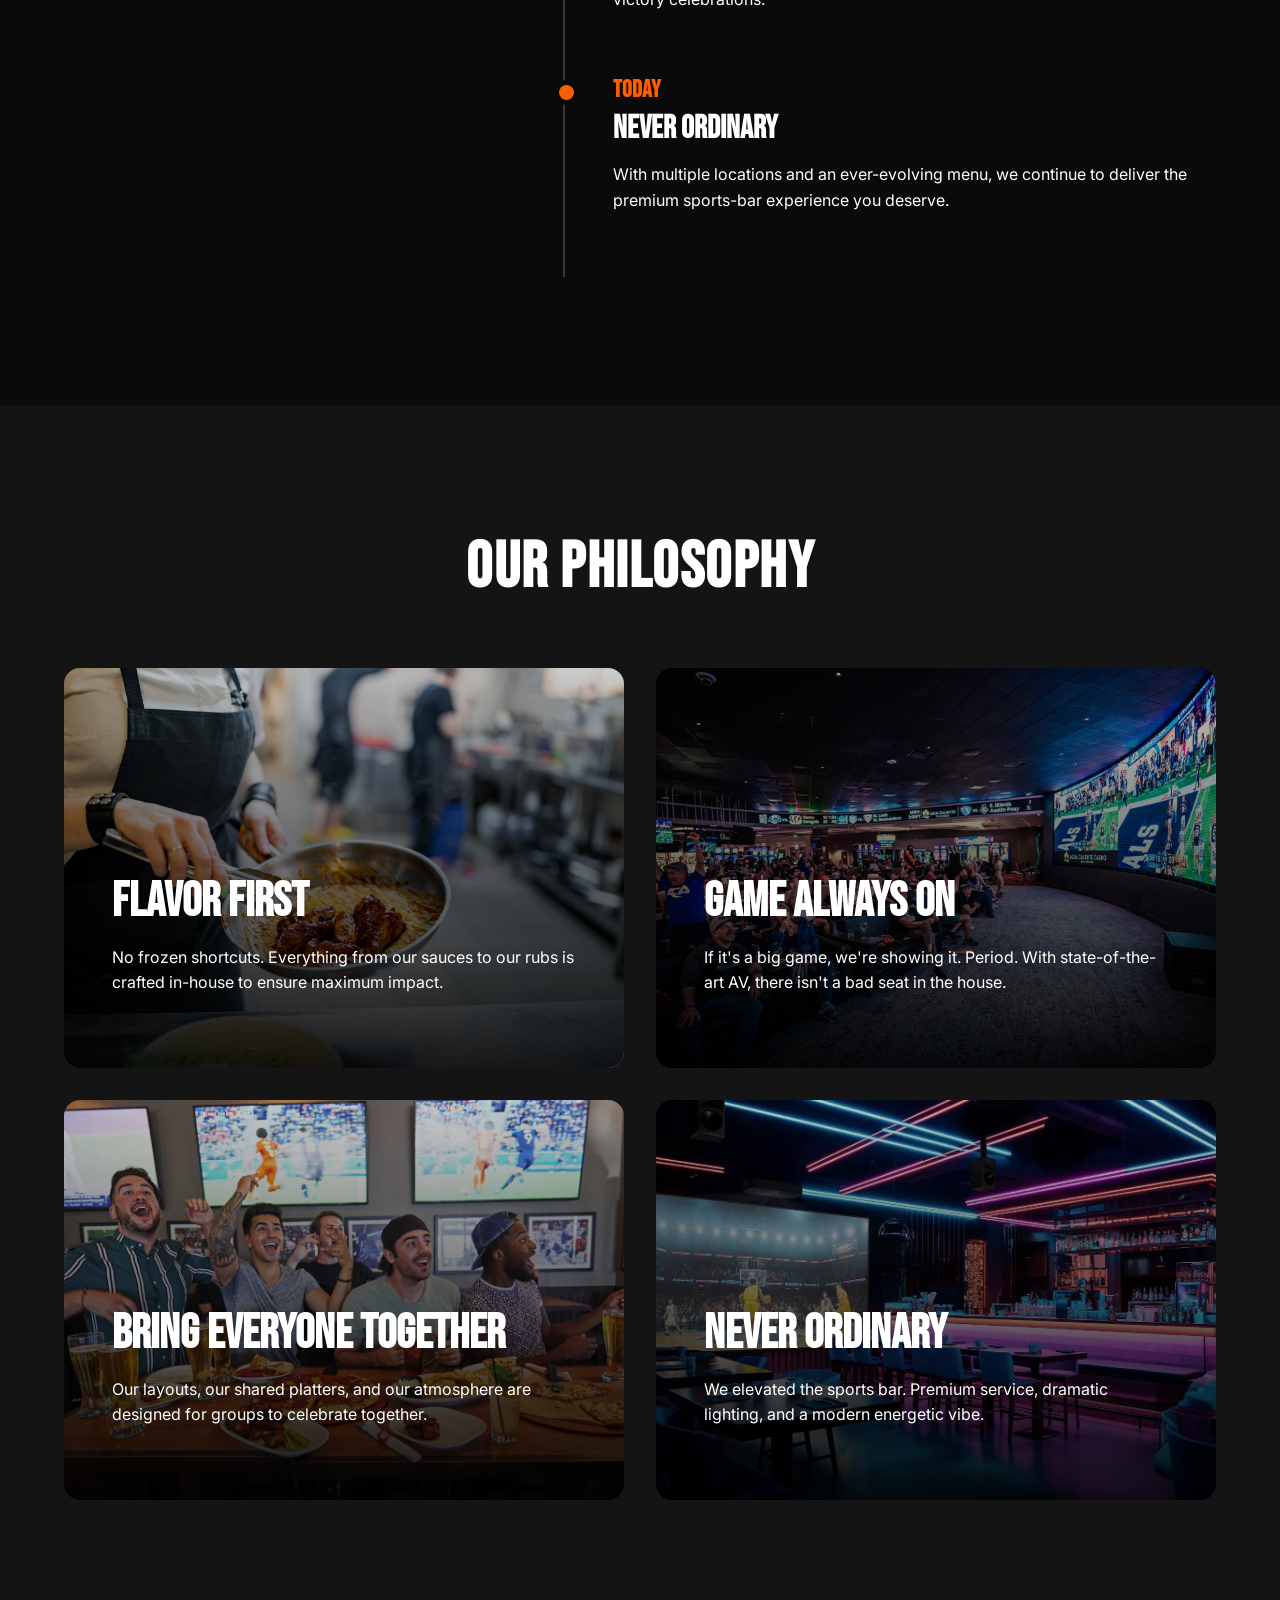
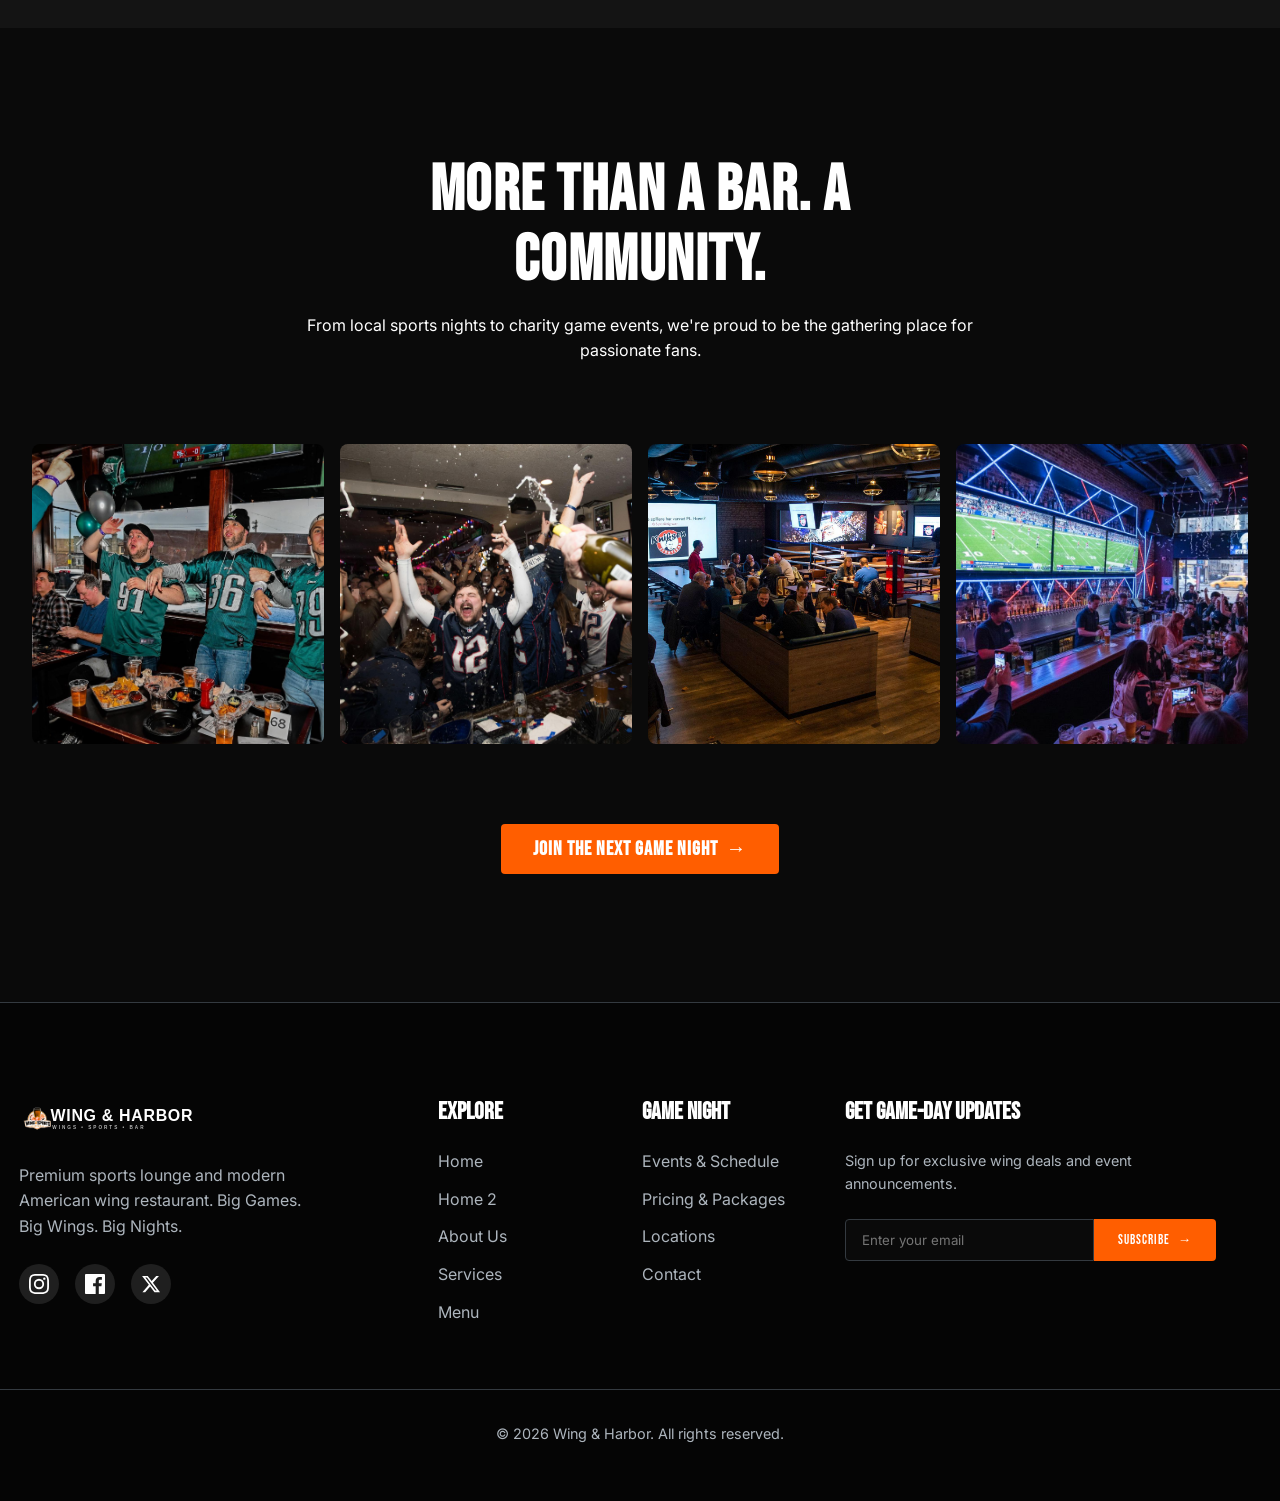
<file: about.html>
<!DOCTYPE html>
<html lang="en" data-theme="dark" dir="ltr">
<head>
  <meta charset="UTF-8">
  <meta name="viewport" content="width=device-width, initial-scale=1.0">
  <title>Wing & Harbor | About Us</title>
  <meta name="description" content="The story behind Wing & Harbor - built for big games and bigger nights.">
  
  <link rel="preconnect" href="https://fonts.googleapis.com">
  <link rel="preconnect" href="https://fonts.gstatic.com" crossorigin>
  <link href="https://fonts.googleapis.com/css2?family=Bebas+Neue&family=Inter:wght@400;600;700&family=Oswald:wght@500;700&display=swap" rel="stylesheet">
  
  <link rel="stylesheet" href="assets/css/style.css">
  <link rel="stylesheet" href="assets/css/responsive.css">
  
  <style>
    /* About Page Specific Styles */
    
    /* 01 - Hero */
    .about-hero {
      height: 80vh; min-height: 600px;
      position: relative; display: flex; align-items: center; justify-content: center;
      text-align: center; padding-top: var(--header-height);
      background: url('assets/images/about.png') center/cover no-repeat;
    }
    .about-hero::before { content: ''; position: absolute; inset: 0; background: rgba(0,0,0,0.6); z-index: 1; }
    
    .about-hero-content { position: relative; z-index: 2; max-width: 800px; padding: 0 5%; }
    .about-hero h1 { color: #ffffff !important; margin-bottom: 0; }
    
    /* 02 - Our Story */
    .story-section { background: var(--bg-primary); }
    .story-layout { display: grid; grid-template-columns: 1fr 1.5fr; gap: 4rem; align-items: start; }
    
    .story-sticky-text { position: sticky; top: 120px; }
    
    .story-timeline { border-left: 2px solid var(--border-color); padding-left: 3rem; position: relative; }
    [dir="rtl"] .story-timeline { border-left: none; border-right: 2px solid var(--border-color); padding-left: 0; padding-right: 3rem; }
    
    .story-node { position: relative; margin-bottom: 4rem; }
    .story-node::before {
      content: ''; position: absolute; left: -3.4rem; top: 0.5rem; width: 15px; height: 15px;
      background: var(--accent-primary); border-radius: 50%; box-shadow: 0 0 0 5px var(--bg-primary);
    }
    [dir="rtl"] .story-node::before { left: auto; right: -3.4rem; }
    .story-node h3 { color: var(--accent-primary); font-size: 1.5rem; margin-bottom: 0.5rem; }
    .story-node h4 { font-size: 2rem; margin-bottom: 1rem; }
    
    /* 03 - Philosophy */
    .philosophy-section { background: var(--bg-secondary); }
    .philosophy-grid {
      display: grid; grid-template-columns: repeat(2, 1fr); gap: 2rem;
    }
    .phil-item {
      position: relative; overflow: hidden; border-radius: var(--radius-lg);
      height: 400px; display: flex; align-items: flex-end; padding: 3rem;
    }
    .phil-item img {
      position: absolute; inset: 0; width: 100%; height: 100%; object-fit: cover;
      transition: transform var(--transition-slow); z-index: 1;
    }
    .phil-item::after {
      content: ''; position: absolute; inset: 0; background: linear-gradient(to top, rgba(0,0,0,0.9) 0%, rgba(0,0,0,0.2) 100%); z-index: 2;
    }
    .phil-content { position: relative; z-index: 3; color: #fff; }
    .phil-content h3 { font-size: 3rem; margin-bottom: 1rem; }
    .phil-item:hover img { transform: scale(1.05); }
    
    /* 04 - Community */
    .community-section { background: var(--bg-primary); text-align: center; }
    .community-gallery {
      display: flex; gap: 1rem; overflow-x: auto; 
      padding: 2rem max(2rem, calc((100vw - var(--max-width)) / 2 + 2rem));
      scrollbar-width: none; margin-bottom: 3rem;
    }
    .community-gallery::-webkit-scrollbar { display: none; }
    .comm-img { 
      flex: 1;
      width: calc(25% - 0.75rem);
      min-width: 250px;
      height: 300px; 
      border-radius: var(--radius-md); 
      object-fit: cover; 
    }
    
    @media (max-width: 1024px) {
      .story-layout { grid-template-columns: 1fr; }
      .story-sticky-text { position: relative; top: 0; margin-bottom: 3rem; }
    }
    @media (max-width: 768px) {
      .philosophy-grid { grid-template-columns: 1fr; }
    }
  </style>
<link rel="icon" type="image/png" href="assets/images/website-logo.png">
</head>
<body>

  <!-- Overlay for mobile menu -->
  <div class="overlay"></div>

  <!-- Mobile Menu -->
  <nav class="mobile-menu">
    <!-- Same mobile menu structure -->
    <div class="mobile-nav-links">
      <a href="index.html" class="mobile-nav-link">Home</a>
      <a href="home-2.html" class="mobile-nav-link">Home 2</a>
      <a href="about.html" class="mobile-nav-link text-accent">About</a>
      <a href="services.html" class="mobile-nav-link">Services</a>
      <a href="menu.html" class="mobile-nav-link">Menu</a>
      <a href="events.html" class="mobile-nav-link">Events</a>
      <a href="pricing.html" class="mobile-nav-link">Pricing</a>
      <a href="locations.html" class="mobile-nav-link">Locations</a>
      <a href="contact.html" class="mobile-nav-link">Contact</a>
    </div>
    <div class="mobile-actions">
      <div class="mobile-controls">
        <button class="icon-btn theme-toggle" aria-label="Toggle Theme">
          <svg class="theme-toggle-icon" width="24" height="24" fill="none" viewBox="0 0 24 24"></svg>
        </button>
        <button class="icon-btn rtl-toggle" aria-label="Toggle RTL">
          <svg class="rtl-icon" width="24" height="24" viewBox="0 0 24 24" fill="none" stroke="currentColor" stroke-width="2" stroke-linecap="round" stroke-linejoin="round"><path d="M17 3l4 4-4 4"/><path d="M3 7h18"/><path d="M7 21l-4-4 4-4"/><path d="M21 17H3"/></svg>
        </button>
        <button class="icon-btn cart-btn" aria-label="Cart">
          <svg width="24" height="24" viewBox="0 0 24 24" fill="none" stroke="currentColor" stroke-width="2" stroke-linecap="round" stroke-linejoin="round"><circle cx="9" cy="21" r="1"></circle><circle cx="20" cy="21" r="1"></circle><path d="M1 1h4l2.68 13.39a2 2 0 0 0 2 1.61h9.72a2 2 0 0 0 2-1.61L23 6H6"></path></svg>
        </button>
      </div>
      <button class="btn btn-primary w-100" data-popup="reservation-popup">Reserve Table</button>
    </div>
  </nav>

  <!-- Global Navbar -->
  <header class="navbar">
    <div class="nav-container">
      <a href="index.html" class="nav-logo">
        <img src="logo.svg" alt="Wing & Harbor Logo" />
        
      </a>
      
      <ul class="nav-links">
        <li><a href="index.html" class="nav-link">Home</a></li>
        <li><a href="home-2.html" class="nav-link">Home 2</a></li>
        <li><a href="about.html" class="nav-link active">About</a></li>
        <li><a href="services.html" class="nav-link">Services</a></li>
        <li><a href="menu.html" class="nav-link">Menu</a></li>
        <li><a href="events.html" class="nav-link">Events</a></li>
        <li><a href="pricing.html" class="nav-link">Pricing</a></li>
        <li><a href="locations.html" class="nav-link">Locations</a></li>
        <li><a href="contact.html" class="nav-link">Contact</a></li>
      </ul>
      
      <div class="nav-actions">
        <button class="icon-btn theme-toggle" aria-label="Toggle Theme">
          <svg class="theme-toggle-icon" width="24" height="24" fill="none" viewBox="0 0 24 24"></svg>
        </button>
        <button class="icon-btn rtl-toggle" aria-label="Toggle RTL">
          <svg class="rtl-icon" width="24" height="24" viewBox="0 0 24 24" fill="none" stroke="currentColor" stroke-width="2" stroke-linecap="round" stroke-linejoin="round"><path d="M17 3l4 4-4 4"/><path d="M3 7h18"/><path d="M7 21l-4-4 4-4"/><path d="M21 17H3"/></svg>
        </button>
        <button class="icon-btn cart-btn" aria-label="Cart">
          <svg width="24" height="24" viewBox="0 0 24 24" fill="none" stroke="currentColor" stroke-width="2" stroke-linecap="round" stroke-linejoin="round"><circle cx="9" cy="21" r="1"></circle><circle cx="20" cy="21" r="1"></circle><path d="M1 1h4l2.68 13.39a2 2 0 0 0 2 1.61h9.72a2 2 0 0 0 2-1.61L23 6H6"></path></svg>
        </button>
        <button class="btn btn-primary" data-popup="reservation-popup">Reserve Table</button>
        <button class="hamburger" aria-label="Menu">
          <span></span><span></span><span></span>
        </button>
      </div>
    </div>
  </header>

  <main>
    <!-- 01 - HERO -->
    <section class="about-hero">
      <div class="about-hero-content">
        <h1>BUILT FOR BIG GAMES & BIGGER NIGHTS.</h1>
      </div>
    </section>

    <!-- 02 - OUR STORY -->
    <section class="section-padding story-section">
      <div class="container story-layout">
        <div class="story-sticky-text">
          <span class="text-accent" style="font-weight: bold; letter-spacing: 2px;">OUR STORY</span>
          <h2>A RESTAURANT CREATED AROUND THE IDEA THAT GREAT WINGS AND LIVE SPORTS BELONG TOGETHER.</h2>
          <p style="font-size: 1.1rem; color: var(--text-secondary);">We didn't just want another sports bar. We wanted a premium experience where the food was as exciting as the game itself.</p>
        </div>
        
        <div class="story-timeline">
          <div class="story-node">
            <h3>2015</h3>
            <h4>The First Wing</h4>
            <p class="text-secondary">It started in a small test kitchen. We spent six months perfecting the double-fry technique to ensure our wings stayed shatter-crisp even when drenched in sauce.</p>
          </div>
          <div class="story-node">
            <h3>2016</h3>
            <h4>The Signature Sauce</h4>
            <p class="text-secondary">After 100+ iterations, our Classic Buffalo and Garlic Parmesan sauces were born. We refused to use bottled shortcuts.</p>
          </div>
          <div class="story-node">
            <h3>2018</h3>
            <h4>The First Game Night</h4>
            <p class="text-secondary">We opened our doors on championship Sunday. We installed 40 screens, set up the surround sound, and poured the first pint. The energy was electric.</p>
          </div>
          <div class="story-node">
            <h3>2022</h3>
            <h4>The Community</h4>
            <p class="text-secondary">We became the official headquarters for local fan clubs, fantasy leagues, and victory celebrations.</p>
          </div>
          <div class="story-node">
            <h3>Today</h3>
            <h4>Never Ordinary</h4>
            <p class="text-secondary">With multiple locations and an ever-evolving menu, we continue to deliver the premium sports-bar experience you deserve.</p>
          </div>
        </div>
      </div>
    </section>

    <!-- 03 - OUR PHILOSOPHY -->
    <section class="section-padding philosophy-section">
      <div class="container text-center" style="margin-bottom: 4rem;">
        <h2>Our Philosophy</h2>
      </div>
      <div class="container philosophy-grid">
        <div class="phil-item">
          <img src="assets/images/Flavor First.png" alt="Flavor First">
          <div class="phil-content">
            <h3>Flavor First</h3>
            <p>No frozen shortcuts. Everything from our sauces to our rubs is crafted in-house to ensure maximum impact.</p>
          </div>
        </div>
        <div class="phil-item">
          <img src="assets/images/Game Always On.png" alt="Game Always On">
          <div class="phil-content">
            <h3>Game Always On</h3>
            <p>If it's a big game, we're showing it. Period. With state-of-the-art AV, there isn't a bad seat in the house.</p>
          </div>
        </div>
        <div class="phil-item">
          <img src="assets/images/Bring Everyone Together.png" alt="Bring Everyone Together">
          <div class="phil-content">
            <h3>Bring Everyone Together</h3>
            <p>Our layouts, our shared platters, and our atmosphere are designed for groups to celebrate together.</p>
          </div>
        </div>
        <div class="phil-item">
          <img src="assets/images/Never Ordinary.png" alt="Never Ordinary">
          <div class="phil-content">
            <h3>Never Ordinary</h3>
            <p>We elevated the sports bar. Premium service, dramatic lighting, and a modern energetic vibe.</p>
          </div>
        </div>
      </div>
    </section>

    <!-- 04 - COMMUNITY -->
    <section class="section-padding community-section">
      <div class="container" style="max-width: 800px; margin-bottom: 3rem;">
        <h2>More Than A Bar. A Community.</h2>
        <p>From local sports nights to charity game events, we're proud to be the gathering place for passionate fans.</p>
      </div>
      
      <div class="community-gallery">
        <img src="assets/images/Local Fan Club Gathering.png" class="comm-img" alt="Fans">
        <img src="assets/images/Championship Nights.png" class="comm-img" alt="Group Events">
        <img src="assets/images/Sports Trivia Tuesday.png" class="comm-img" alt="Community">
        <img src="assets/images/Late Night Vibes.png" class="comm-img" alt="Party">
      </div>
      
      <div class="container">
        <button class="btn btn-primary" data-popup="reservation-popup">Join the Next Game Night <span class="icon-right">→</span></button>
      </div>
    </section>

  </main>

  <!-- Reservation Popup -->
  <div class="popup-wrapper" id="reservation-popup">
    <div class="popup-overlay"></div>
    <div class="popup-content">
      <button class="popup-close" aria-label="Close">✖</button>
      <h2 style="color: var(--accent-primary);">RESERVE YOUR GAME NIGHT</h2>
      <p style="margin-bottom: 2rem;">Book your table for the best view of the game.</p>
      
      <form id="res-form">
        <div class="form-row">
          <div class="form-group">
            <label class="form-label">Name</label>
            <input type="text" class="form-control" placeholder="John Doe" required>
          </div>
          <div class="form-group">
            <label class="form-label">Phone</label>
            <input type="tel" class="form-control" placeholder="(555) 000-0000" required>
          </div>
        </div>
        
        <div class="form-row">
          <div class="form-group">
            <label class="form-label">Date</label>
            <input type="date" class="form-control" required>
          </div>
          <div class="form-group">
            <label class="form-label">Time</label>
            <input type="time" class="form-control" required>
          </div>
        </div>
        
        <div class="form-row">
          <div class="form-group">
            <label class="form-label">Guests</label>
            <select class="form-control">
              <option>1-2 People</option>
              <option>3-4 People</option>
              <option>5-6 People</option>
              <option>7-10 People (Crew Pack)</option>
              <option>10+ (Contact Us)</option>
            </select>
          </div>
          <div class="form-group">
            <label class="form-label">Location</label>
            <select class="form-control">
              <option>Downtown Arena</option>
              <option>Riverside Lounge</option>
              <option>Midtown</option>
            </select>
          </div>
        </div>
        
        <button type="button" class="btn btn-primary w-100" style="width: 100%; margin-top: 1rem;" onclick="alert('Reservation requested! (Frontend Demo)')">Check Availability <span class="icon-right">→</span></button>
      </form>
    </div>
  </div>

  <!-- Global Footer (Same structure as index.html) -->
  <footer class="footer">
    <div class="container footer-grid">
      <div class="footer-brand">
        <div class="nav-logo"><img src="logo.svg" alt="Wing & Harbor Logo" /></div>
        <p>Premium sports lounge and modern American wing restaurant. Big Games. Big Wings. Big Nights.</p>
        <div class="footer-socials">
          <a href="#" class="social-link" aria-label="Instagram"><svg width="20" height="20" fill="currentColor" viewBox="0 0 24 24"><path d="M12 2.163c3.204 0 3.584.012 4.85.07 3.252.148 4.771 1.691 4.919 4.919.058 1.265.069 1.645.069 4.849 0 3.205-.012 3.584-.069 4.849-.149 3.225-1.664 4.771-4.919 4.919-1.266.058-1.644.07-4.85.07-3.204 0-3.584-.012-4.849-.07-3.26-.149-4.771-1.699-4.919-4.92-.058-1.265-.07-1.644-.07-4.849 0-3.204.013-3.583.07-4.849.149-3.227 1.664-4.771 4.919-4.919 1.266-.057 1.645-.069 4.849-.069zM12 0C8.741 0 8.333.014 7.053.072 2.695.272.273 2.69.073 7.052.014 8.333 0 8.741 0 12c0 3.259.014 3.668.072 4.948.2 4.358 2.618 6.78 6.98 6.98C8.333 23.986 8.741 24 12 24c3.259 0 3.668-.014 4.948-.072 4.354-.2 6.782-2.618 6.979-6.98.059-1.28.073-1.689.073-4.948 0-3.259-.014-3.667-.072-4.947-.196-4.354-2.617-6.78-6.979-6.98C15.668.014 15.259 0 12 0zm0 5.838a6.162 6.162 0 100 12.324 6.162 6.162 0 000-12.324zM12 16a4 4 0 110-8 4 4 0 010 8zm6.406-11.845a1.44 1.44 0 100 2.881 1.44 1.44 0 000-2.881z"/></svg></a>
          <a href="#" class="social-link" aria-label="Facebook"><svg width="20" height="20" fill="currentColor" viewBox="0 0 24 24"><path d="M22.675 0H1.325C.593 0 0 .593 0 1.325v21.351C0 23.407.593 24 1.325 24H12.82v-9.294H9.692v-3.622h3.128V8.413c0-3.1 1.893-4.788 4.659-4.788 1.325 0 2.463.099 2.795.143v3.24l-1.918.001c-1.504 0-1.795.715-1.795 1.763v2.313h3.587l-.467 3.622h-3.12V24h6.116c.73 0 1.323-.593 1.323-1.325V1.325C24 .593 23.407 0 22.675 0z"/></svg></a>
          <a href="#" class="social-link" aria-label="X"><svg width="20" height="20" fill="currentColor" viewBox="0 0 24 24"><path d="M18.244 2.25h3.308l-7.227 8.26 8.502 11.24H16.17l-5.214-6.817L4.99 21.75H1.68l7.73-8.835L1.254 2.25H8.08l4.713 6.231zm-1.161 17.52h1.833L7.084 4.126H5.117z"/></svg></a>
        </div>
      </div>
      <div>
        <h4 class="footer-title">Explore</h4>
        <div class="footer-links"><a href="index.html">Home</a><a href="home-2.html">Home 2</a><a href="about.html">About Us</a><a href="services.html">Services</a><a href="menu.html">Menu</a></div>
      </div>
      <div>
        <h4 class="footer-title">Game Night</h4>
        <div class="footer-links"><a href="events.html">Events & Schedule</a><a href="pricing.html">Pricing & Packages</a><a href="locations.html">Locations</a><a href="contact.html">Contact</a></div>
      </div>
      <div>
        <h4 class="footer-title">Get Game-Day Updates</h4>
        <p style="color: var(--text-secondary); font-size: 0.9rem;">Sign up for exclusive wing deals and event announcements.</p>
        <div class="newsletter-form">
          <input type="email" placeholder="Enter your email" aria-label="Email address"><button type="button">Subscribe <span class="icon-right">→</span></button>
        </div>
      </div>
    </div>
    <div class="container footer-bottom"><p>&copy; 2026 Wing & Harbor. All rights reserved.</p></div>
  </footer>

  <script src="assets/js/main.js"></script>
</body>
</html>
</file>
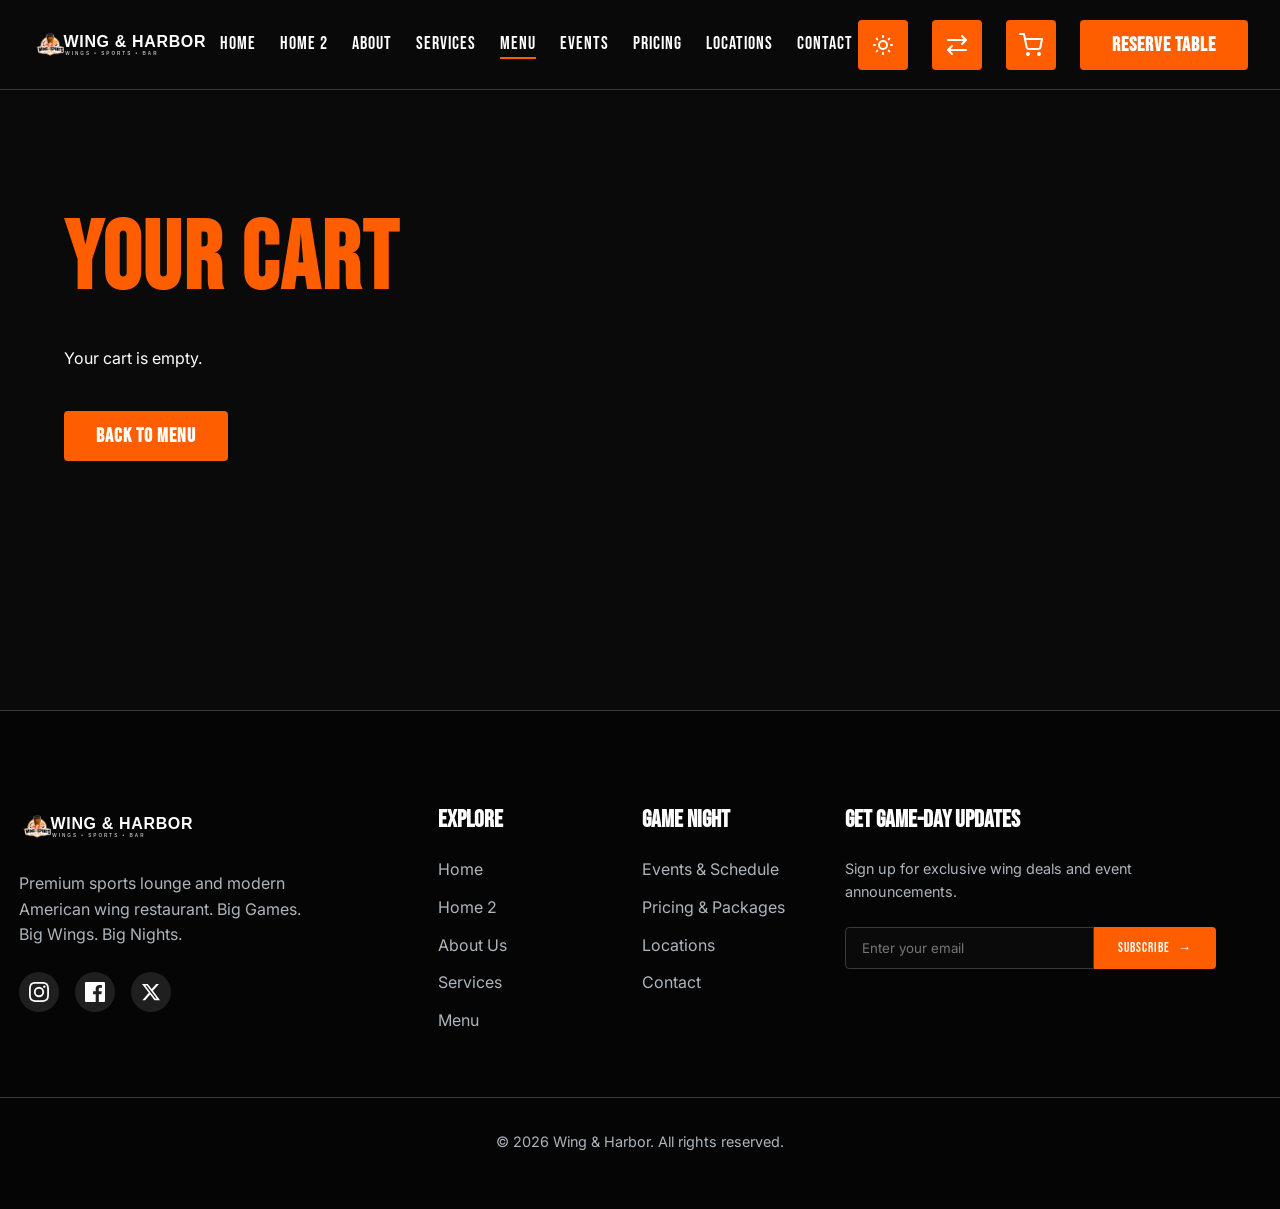
<file: cart.html>
<!DOCTYPE html>
<html lang="en" data-theme="dark" dir="ltr">
<head>
  <meta charset="UTF-8">
  <meta name="viewport" content="width=device-width, initial-scale=1.0">
  <title>Wing & Harbor | Cart</title>
  <meta name="description" content="Come Hungry. Leave Talking About the Wings.">
  
  <link rel="preconnect" href="https://fonts.googleapis.com">
  <link rel="preconnect" href="https://fonts.gstatic.com" crossorigin>
  <link href="https://fonts.googleapis.com/css2?family=Bebas+Neue&family=Inter:wght@400;600;700&family=Oswald:wght@500;700&display=swap" rel="stylesheet">
  
  <link rel="stylesheet" href="assets/css/style.css">
  <link rel="stylesheet" href="assets/css/responsive.css">
  
  <style>
    /* Menu Page Specific Styles */
    
    /* 01 - Menu Hero */
    .menu-hero {
      height: 80vh; min-height: 600px;
      position: relative; display: flex; align-items: center; justify-content: center;
      text-align: center; padding-top: var(--header-height);
      background: linear-gradient(135deg, #ff5e00, #ffb703);
    }
    
    .menu-hero-content { position: relative; z-index: 2; max-width: 900px; padding: 0 5%; }
    .menu-hero h1 { color: var(--text-primary); font-size: clamp(3rem, 7vw, 6rem); text-shadow: 0 10px 30px rgba(0,0,0,0.5); }
    
    /* 02 - Menu Explorer */
    .menu-explorer { background: var(--bg-primary); }
    .menu-categories {
      display: flex; gap: 1rem; padding: 1rem 5% 2rem;
      border-bottom: 1px solid var(--border-color); margin-bottom: 3rem;
      justify-content: center; flex-wrap: wrap;
    }
    
    .menu-cat-btn {
      background: transparent; border: none; font-family: var(--font-heading); font-size: 1.25rem;
      color: var(--text-secondary); cursor: pointer; white-space: nowrap; padding-bottom: 0.5rem;
      position: relative; transition: color var(--transition-fast);
    }
    .menu-cat-btn::after {
      content: ''; position: absolute; bottom: 0; left: 0; width: 0; height: 3px;
      background: var(--accent-primary); transition: width var(--transition-fast);
    }
    .menu-cat-btn:hover, .menu-cat-btn.active { color: var(--text-primary); }
    .menu-cat-btn.active::after { width: 100%; }
    
    .menu-grid {
      display: flex; flex-wrap: wrap; justify-content: center; gap: 2rem;
    }
    
    .menu-item-card {
      background: var(--bg-secondary); border-radius: var(--radius-lg); overflow: hidden;
      border: 1px solid var(--border-color); transition: transform var(--transition-fast);
      width: 100%; max-width: 450px;
    }
    @media (min-width: 768px) {
      .menu-item-card { width: calc(50% - 1rem); max-width: none; }
    }
    @media (min-width: 992px) {
      .menu-item-card { width: calc(33.333% - 1.34rem); max-width: none; }
    }
    .menu-item-card:hover { transform: translateY(-5px); box-shadow: var(--hover-shadow); }
    
    .menu-item-img { height: 200px; overflow: hidden; }
    .menu-item-img img { width: 100%; height: 100%; object-fit: cover; transition: transform var(--transition-slow); }
    .menu-item-card:hover .menu-item-img img { transform: scale(1.1); }
    
    .menu-item-info { padding: 1.5rem; }
    
    /* 03 - Sauce Collection */
    .sauce-collection { background: var(--bg-secondary); }
    .sauce-table-wrapper { overflow-x: auto; }
    .sauce-table { width: 100%; min-width: 800px; border-collapse: collapse; border: 1px solid var(--border-color); }
    .sauce-table th, .sauce-table td { padding: 1.5rem; text-align: left; border: 1px solid var(--border-color); }
    [dir="rtl"] .sauce-table th, [dir="rtl"] .sauce-table td { text-align: right; }
    .sauce-table th { font-family: var(--font-heading); font-size: 1.25rem; color: var(--text-secondary); }
    .sauce-table tr:hover { background: var(--bg-tertiary); }
    
    .heat-pill {
      display: inline-flex; align-items: center; gap: 5px; background: rgba(255, 94, 0, 0.1);
      color: var(--accent-primary); padding: 0.25rem 0.75rem; border-radius: 20px;
      font-weight: bold; font-size: 0.85rem; white-space: nowrap;
    }
    
    /* 04 - Menu CTA */
    .menu-cta-section { padding: 8rem 5%; text-align: center; background: #0a0f1c; color: #fff; border-top: 1px solid var(--accent-primary); }
    .menu-cta-section h2, .menu-cta-section p { color: #fff !important; }
    .menu-cta-group { display: flex; gap: 1rem; justify-content: center; margin-top: 2rem; flex-wrap: wrap; }
    
    /* Popup overrides for Wing Box builder */
    #wing-box-popup .popup-content { max-width: 800px; }
    /* Cart specific */
    @media (max-width: 768px) {
      .cart-title { text-align: center; }
      .cart-summary { text-align: center !important; }
      .cart-buttons { display: flex; justify-content: center; flex-wrap: nowrap; gap: 0.5rem !important; }
      .cart-buttons .btn { margin: 0 !important; }
    }
    
    @media (max-width: 576px) {
      .cart-item {
        flex-direction: column !important;
        text-align: center !important;
      }
      .cart-buttons {
        flex-direction: column !important;
      }
      .cart-buttons .btn {
        width: 100% !important;
        margin-top: 0.5rem !important;
      }
    }
  </style>
<link rel="icon" type="image/png" href="assets/images/website-logo.png">
</head>
<body>

  <!-- Overlay for mobile menu -->
  <div class="overlay"></div>

  <!-- Mobile Menu -->
  <nav class="mobile-menu">
    <!-- Same mobile menu structure -->
    <div class="mobile-nav-links">
      <a href="index.html" class="mobile-nav-link">Home</a>
      <a href="home-2.html" class="mobile-nav-link">Home 2</a>
      <a href="about.html" class="mobile-nav-link">About</a>
      <a href="services.html" class="mobile-nav-link">Services</a>
      <a href="menu.html" class="mobile-nav-link text-accent">Menu</a>
      <a href="events.html" class="mobile-nav-link">Events</a>
      <a href="pricing.html" class="mobile-nav-link">Pricing</a>
      <a href="locations.html" class="mobile-nav-link">Locations</a>
      <a href="contact.html" class="mobile-nav-link">Contact</a>
    </div>
    <div class="mobile-actions">
      <div class="mobile-controls">
        <button class="icon-btn theme-toggle" aria-label="Toggle Theme">
          <svg class="theme-toggle-icon" width="24" height="24" fill="none" viewBox="0 0 24 24"></svg>
        </button>
        <button class="icon-btn rtl-toggle" aria-label="Toggle RTL">
          <svg class="rtl-icon" width="24" height="24" viewBox="0 0 24 24" fill="none" stroke="currentColor" stroke-width="2" stroke-linecap="round" stroke-linejoin="round"><path d="M17 3l4 4-4 4"/><path d="M3 7h18"/><path d="M7 21l-4-4 4-4"/><path d="M21 17H3"/></svg>
        </button>
        <button class="icon-btn cart-btn" aria-label="Cart">
          <svg width="24" height="24" viewBox="0 0 24 24" fill="none" stroke="currentColor" stroke-width="2" stroke-linecap="round" stroke-linejoin="round"><circle cx="9" cy="21" r="1"></circle><circle cx="20" cy="21" r="1"></circle><path d="M1 1h4l2.68 13.39a2 2 0 0 0 2 1.61h9.72a2 2 0 0 0 2-1.61L23 6H6"></path></svg>
        </button>
      </div>
      <button class="btn btn-primary w-100" data-popup="reservation-popup">Reserve Table</button>
    </div>
  </nav>

  <!-- Global Navbar -->
  <header class="navbar">
    <div class="nav-container">
      <a href="index.html" class="nav-logo">
        <img src="logo.svg" alt="Wing & Harbor Logo" />
        
      </a>
      
      <ul class="nav-links">
        <li><a href="index.html" class="nav-link">Home</a></li>
        <li><a href="home-2.html" class="nav-link">Home 2</a></li>
        <li><a href="about.html" class="nav-link">About</a></li>
        <li><a href="services.html" class="nav-link">Services</a></li>
        <li><a href="menu.html" class="nav-link active">Menu</a></li>
        <li><a href="events.html" class="nav-link">Events</a></li>
        <li><a href="pricing.html" class="nav-link">Pricing</a></li>
        <li><a href="locations.html" class="nav-link">Locations</a></li>
        <li><a href="contact.html" class="nav-link">Contact</a></li>
      </ul>
      
      <div class="nav-actions">
        <button class="icon-btn theme-toggle" aria-label="Toggle Theme">
          <svg class="theme-toggle-icon" width="24" height="24" fill="none" viewBox="0 0 24 24"></svg>
        </button>
        <button class="icon-btn rtl-toggle" aria-label="Toggle RTL">
          <svg class="rtl-icon" width="24" height="24" viewBox="0 0 24 24" fill="none" stroke="currentColor" stroke-width="2" stroke-linecap="round" stroke-linejoin="round"><path d="M17 3l4 4-4 4"/><path d="M3 7h18"/><path d="M7 21l-4-4 4-4"/><path d="M21 17H3"/></svg>
        </button>
        <button class="icon-btn cart-btn" aria-label="Cart">
          <svg width="24" height="24" viewBox="0 0 24 24" fill="none" stroke="currentColor" stroke-width="2" stroke-linecap="round" stroke-linejoin="round"><circle cx="9" cy="21" r="1"></circle><circle cx="20" cy="21" r="1"></circle><path d="M1 1h4l2.68 13.39a2 2 0 0 0 2 1.61h9.72a2 2 0 0 0 2-1.61L23 6H6"></path></svg>
        </button>
        <button class="btn btn-primary" data-popup="reservation-popup">Reserve Table</button>
        <button class="hamburger" aria-label="Menu">
          <span></span><span></span><span></span>
        </button>
      </div>
    </div>
  </header>

  <main>
    <section class="section-padding" style="min-height: 70vh; margin-top: 80px;">
      <div class="container">
        <h1 class="cart-title" style="margin-bottom: 2rem; color: var(--accent-primary);">Your Cart</h1>
        <div id="cart-container">
          <p class="text-secondary">Your cart is empty.</p>
        </div>
      </div>
    </section>
  </main>

  <!-- Reservation Popup (Same as index.html) -->
  <div class="popup-wrapper" id="reservation-popup">
    <div class="popup-overlay"></div>
    <div class="popup-content">
      <button class="popup-close" aria-label="Close">✖</button>
      <h2 style="color: var(--accent-primary);">RESERVE YOUR GAME NIGHT</h2>
      <p style="margin-bottom: 2rem;">Book your table for the best view of the game.</p>
      
      <form id="res-form">
        <div class="form-row">
          <div class="form-group"><label class="form-label">Name</label><input type="text" class="form-control" placeholder="John Doe" required></div>
          <div class="form-group"><label class="form-label">Phone</label><input type="tel" class="form-control" placeholder="(555) 000-0000" required></div>
        </div>
        <div class="form-row">
          <div class="form-group"><label class="form-label">Date</label><input type="date" class="form-control" required></div>
          <div class="form-group"><label class="form-label">Time</label><input type="time" class="form-control" required></div>
        </div>
        <div class="form-row">
          <div class="form-group">
            <label class="form-label">Guests</label>
            <select class="form-control"><option>1-2 People</option><option>3-4 People</option><option>5-6 People</option><option>7-10 People (Crew Pack)</option><option>10+ (Contact Us)</option></select>
          </div>
          <div class="form-group">
            <label class="form-label">Location</label>
            <select class="form-control"><option>Downtown Arena</option><option>Riverside Lounge</option><option>Midtown</option></select>
          </div>
        </div>
        <button type="button" class="btn btn-primary w-100" style="width: 100%; margin-top: 1rem;" onclick="alert('Reservation requested! (Frontend Demo)')">Check Availability <span class="icon-right">→</span></button>
      </form>
    </div>
  </div>

  <!-- Wing Box Popup -->
  <div class="popup-wrapper" id="wing-box-popup">
    <div class="popup-overlay"></div>
    <div class="popup-content">
      <button class="popup-close" aria-label="Close">✖</button>
      <h2 style="color: var(--accent-primary);">BUILD YOUR WING BOX</h2>
      <p style="margin-bottom: 2rem;">Customize your perfect takeout box.</p>
      
      <form>
        <div class="form-row">
          <div class="form-group">
            <label class="form-label">Wing Style</label>
            <select class="form-control">
              <option>Classic Bone-in</option>
              <option>Firecracker Boneless</option>
            </select>
          </div>
          <div class="form-group">
            <label class="form-label">Quantity</label>
            <select class="form-control">
              <option>12 Wings</option>
              <option>24 Wings (Game Day Box)</option>
              <option>50 Wings (Crew Box)</option>
              <option>100 Wings (Championship Box)</option>
            </select>
          </div>
        </div>
        
        <div class="form-row">
          <div class="form-group">
            <label class="form-label">Sauce 1</label>
            <select class="form-control">
              <option>Classic Buffalo</option>
              <option>Garlic Parmesan</option>
              <option>Honey Heat</option>
              <option>Nashville Fire</option>
            </select>
          </div>
          <div class="form-group">
            <label class="form-label">Sauce 2 (Optional)</label>
            <select class="form-control">
              <option>None</option>
              <option>Classic Buffalo</option>
              <option>Smoked BBQ</option>
              <option>Ghost Pepper Inferno</option>
            </select>
          </div>
        </div>
        
        <div class="form-row">
          <div class="form-group">
            <label class="form-label">Add-ons</label>
            <select class="form-control" multiple style="height: 100px;">
              <option>Large Fries (+$4.99)</option>
              <option>Truffle Parm Fries (+$7.99)</option>
              <option>Extra Ranch (+$0.99)</option>
              <option>Extra Bleu Cheese (+$0.99)</option>
            </select>
          </div>
          <div class="form-group">
            <label class="form-label">Order Type</label>
            <select class="form-control">
              <option>Pickup</option>
              <option>Dine-In (Pre-order)</option>
            </select>
          </div>
        </div>
        
        <button type="button" class="btn btn-primary w-100" style="width: 100%; margin-top: 1rem;" onclick="alert('Order added to cart! (Frontend Demo)')">Build My Order <span class="icon-right">→</span></button>
      </form>
    </div>
  </div>

  <!-- Global Footer -->
  <footer class="footer">
    <!-- Same as index.html -->
    <div class="container footer-grid">
      <div class="footer-brand">
        <div class="nav-logo"><img src="logo.svg" alt="Wing & Harbor Logo" /></div>
        <p>Premium sports lounge and modern American wing restaurant. Big Games. Big Wings. Big Nights.</p>
        <div class="footer-socials">
          <a href="#" class="social-link" aria-label="Instagram"><svg width="20" height="20" fill="currentColor" viewBox="0 0 24 24"><path d="M12 2.163c3.204 0 3.584.012 4.85.07 3.252.148 4.771 1.691 4.919 4.919.058 1.265.069 1.645.069 4.849 0 3.205-.012 3.584-.069 4.849-.149 3.225-1.664 4.771-4.919 4.919-1.266.058-1.644.07-4.85.07-3.204 0-3.584-.012-4.849-.07-3.26-.149-4.771-1.699-4.919-4.92-.058-1.265-.07-1.644-.07-4.849 0-3.204.013-3.583.07-4.849.149-3.227 1.664-4.771 4.919-4.919 1.266-.057 1.645-.069 4.849-.069zM12 0C8.741 0 8.333.014 7.053.072 2.695.272.273 2.69.073 7.052.014 8.333 0 8.741 0 12c0 3.259.014 3.668.072 4.948.2 4.358 2.618 6.78 6.98 6.98C8.333 23.986 8.741 24 12 24c3.259 0 3.668-.014 4.948-.072 4.354-.2 6.782-2.618 6.979-6.98.059-1.28.073-1.689.073-4.948 0-3.259-.014-3.667-.072-4.947-.196-4.354-2.617-6.78-6.979-6.98C15.668.014 15.259 0 12 0zm0 5.838a6.162 6.162 0 100 12.324 6.162 6.162 0 000-12.324zM12 16a4 4 0 110-8 4 4 0 010 8zm6.406-11.845a1.44 1.44 0 100 2.881 1.44 1.44 0 000-2.881z"/></svg></a>
          <a href="#" class="social-link" aria-label="Facebook"><svg width="20" height="20" fill="currentColor" viewBox="0 0 24 24"><path d="M22.675 0H1.325C.593 0 0 .593 0 1.325v21.351C0 23.407.593 24 1.325 24H12.82v-9.294H9.692v-3.622h3.128V8.413c0-3.1 1.893-4.788 4.659-4.788 1.325 0 2.463.099 2.795.143v3.24l-1.918.001c-1.504 0-1.795.715-1.795 1.763v2.313h3.587l-.467 3.622h-3.12V24h6.116c.73 0 1.323-.593 1.323-1.325V1.325C24 .593 23.407 0 22.675 0z"/></svg></a>
          <a href="#" class="social-link" aria-label="X"><svg width="20" height="20" fill="currentColor" viewBox="0 0 24 24"><path d="M18.244 2.25h3.308l-7.227 8.26 8.502 11.24H16.17l-5.214-6.817L4.99 21.75H1.68l7.73-8.835L1.254 2.25H8.08l4.713 6.231zm-1.161 17.52h1.833L7.084 4.126H5.117z"/></svg></a>
        </div>
      </div>
      <div>
        <h4 class="footer-title">Explore</h4>
        <div class="footer-links"><a href="index.html">Home</a><a href="home-2.html">Home 2</a><a href="about.html">About Us</a><a href="services.html">Services</a><a href="menu.html">Menu</a></div>
      </div>
      <div>
        <h4 class="footer-title">Game Night</h4>
        <div class="footer-links"><a href="events.html">Events & Schedule</a><a href="pricing.html">Pricing & Packages</a><a href="locations.html">Locations</a><a href="contact.html">Contact</a></div>
      </div>
      <div>
        <h4 class="footer-title">Get Game-Day Updates</h4>
        <p style="color: var(--text-secondary); font-size: 0.9rem;">Sign up for exclusive wing deals and event announcements.</p>
        <div class="newsletter-form">
          <input type="email" placeholder="Enter your email" aria-label="Email address"><button type="button">Subscribe <span class="icon-right">→</span></button>
        </div>
      </div>
    </div>
    <div class="container footer-bottom"><p>&copy; 2026 Wing & Harbor. All rights reserved.</p></div>
  </footer>

  <script src="assets/js/main.js"></script>
  <script src="assets/js/cart.js"></script>
</body>
</html>
</file>
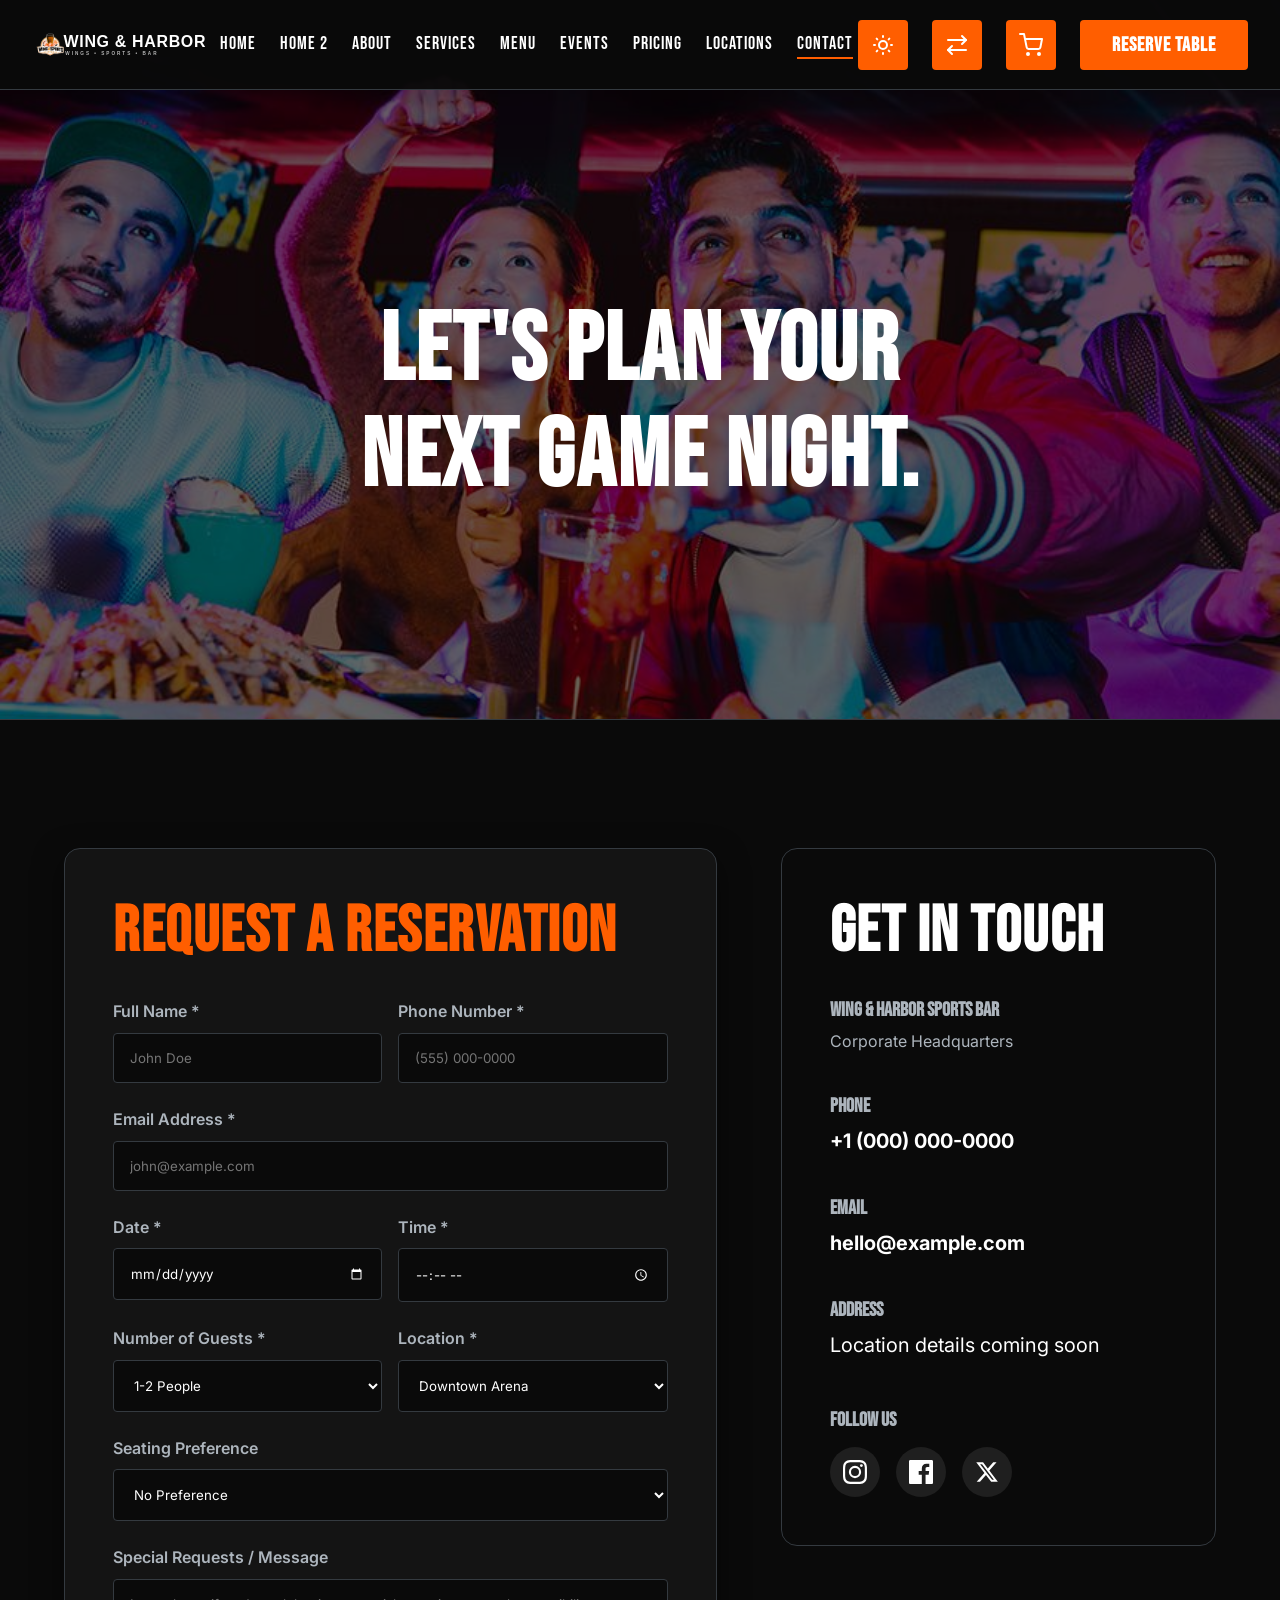
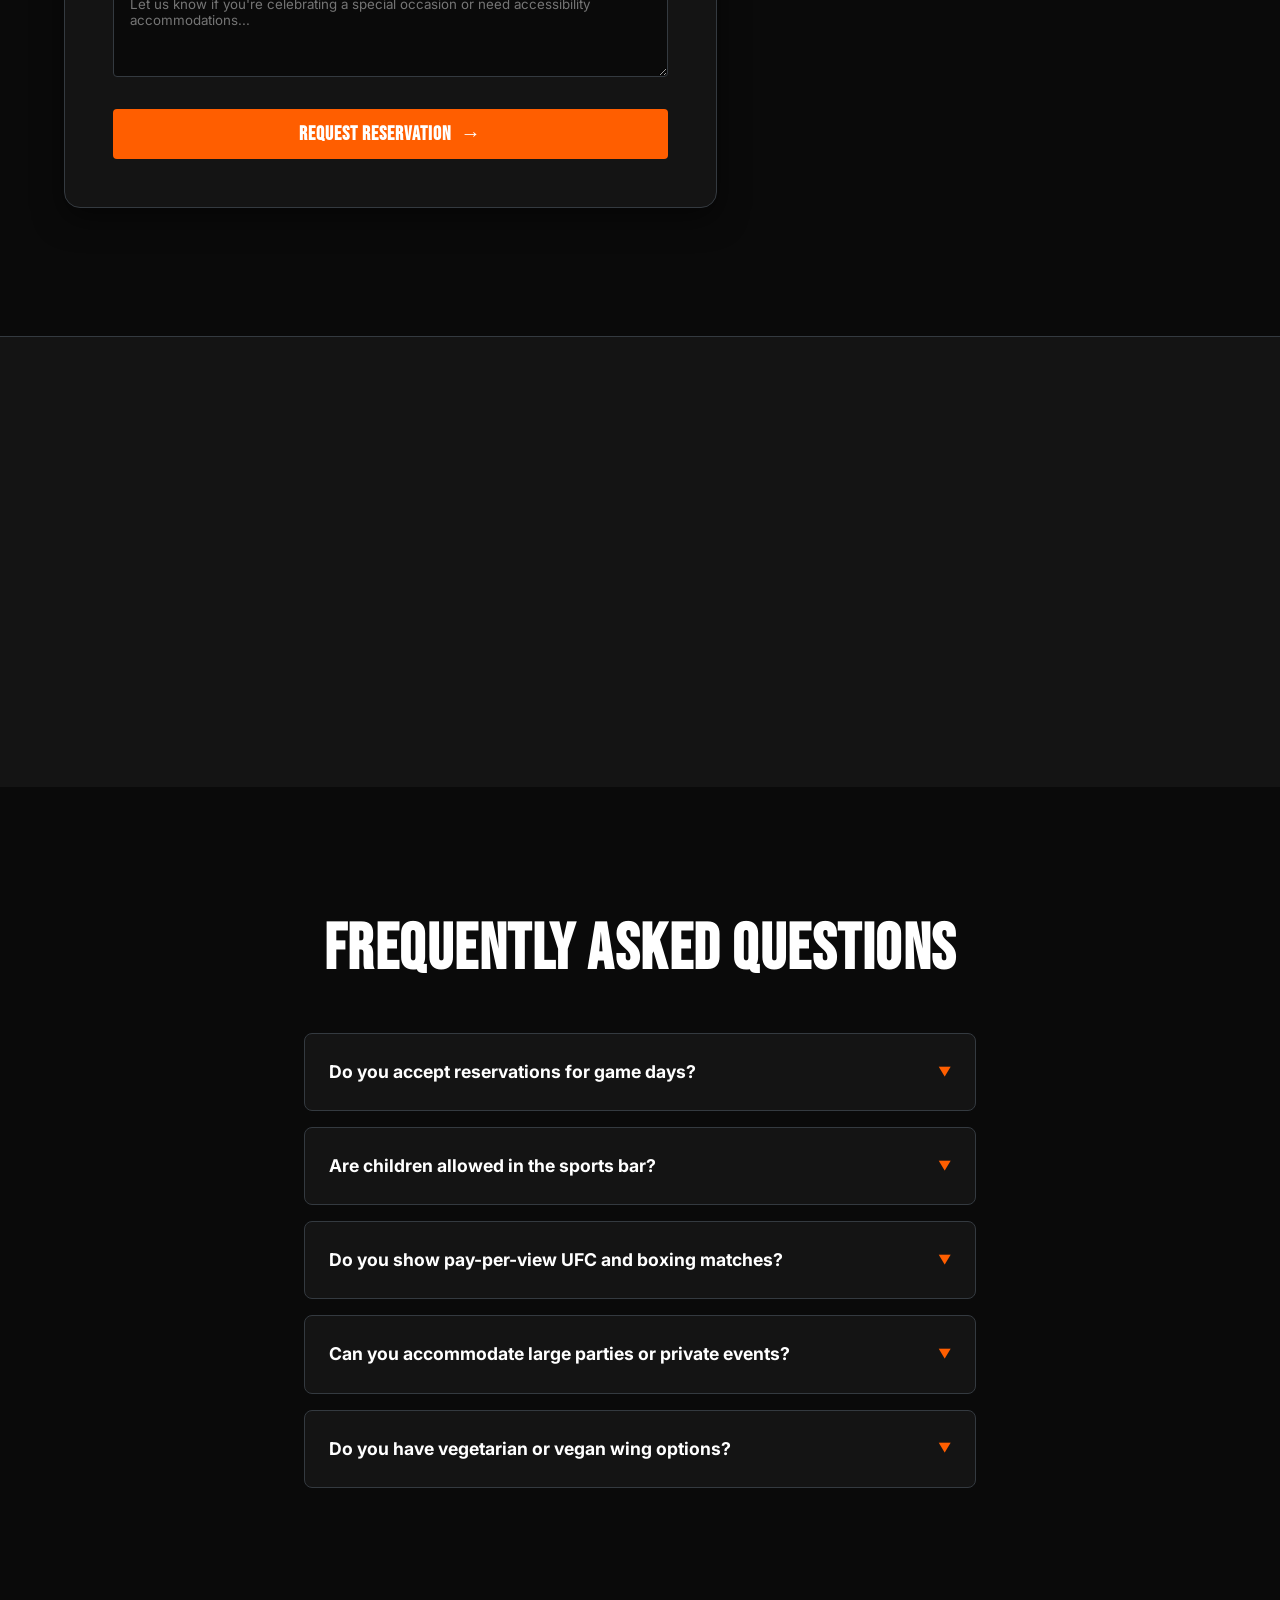
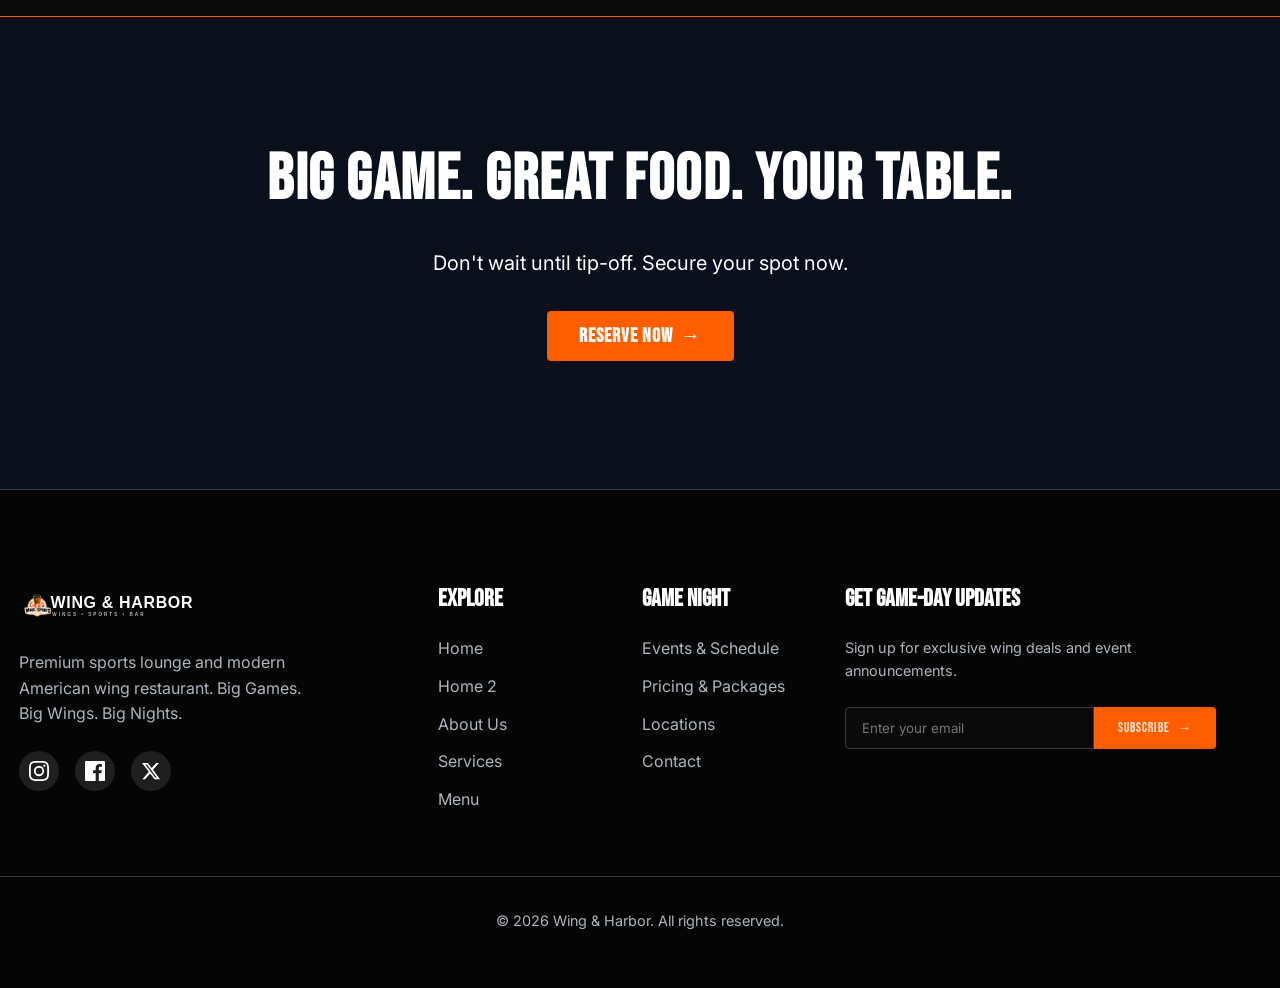
<file: contact.html>
<!DOCTYPE html>
<html lang="en" data-theme="dark" dir="ltr">
<head>
  <meta charset="UTF-8">
  <meta name="viewport" content="width=device-width, initial-scale=1.0">
  <title>Wing & Harbor | Contact & Reservations</title>
  <meta name="description" content="Let's Plan Your Next Game Night.">
  
  <link rel="preconnect" href="https://fonts.googleapis.com">
  <link rel="preconnect" href="https://fonts.gstatic.com" crossorigin>
  <link href="https://fonts.googleapis.com/css2?family=Bebas+Neue&family=Inter:wght@400;600;700&family=Oswald:wght@500;700&display=swap" rel="stylesheet">
  
  <link rel="stylesheet" href="assets/css/style.css">
  <link rel="stylesheet" href="assets/css/responsive.css">
  
  <style>
    /* Contact Page Specific Styles */
    
    /* 01 - Hero */
    .contact-hero {
      height: 80vh; min-height: 600px;
      position: relative; display: flex; align-items: center; justify-content: center;
      text-align: center; padding-top: var(--header-height);
      background: url('assets/images/contact.png') center/cover no-repeat; border-bottom: 1px solid var(--border-color);
    }
    .contact-hero::before { content: ''; position: absolute; inset: 0; background: rgba(0,0,0,0.6); z-index: 1; }
    .contact-hero-content { position: relative; z-index: 2; max-width: 800px; padding: 0 5%; }
    .contact-hero h1 { color: #ffffff !important; margin-bottom: 0; }
    
    /* Contact Layout container */
    .contact-layout {
      display: grid; grid-template-columns: 1.5fr 1fr; gap: 4rem; align-items: start;
    }
    
    /* 02 - Reservation Form */
    .main-res-form {
      background: var(--bg-secondary); padding: 3rem; border-radius: var(--radius-lg);
      border: 1px solid var(--border-color); box-shadow: var(--card-shadow);
    }
    .main-res-form h2 { color: var(--accent-primary); margin-bottom: 2rem; }
    
    /* 03 - Contact Info */
    .contact-info-panel {
      background: var(--bg-primary); padding: 3rem; border-radius: var(--radius-lg);
      border: 1px solid var(--border-color); position: sticky; top: 120px;
    }
    .info-block { margin-bottom: 2.5rem; }
    .info-block:last-child { margin-bottom: 0; }
    .info-block h3 { font-size: 1.25rem; color: var(--text-secondary); margin-bottom: 0.5rem; }
    .info-block p, .info-block a { font-size: 1.25rem; font-weight: bold; color: var(--text-primary); }
    .info-block p { font-weight: 400; }
    
    /* 04 - Final CTA */
    .contact-final-cta {
      padding: 8rem 5%; text-align: center;
      background: #0a0f1c;
      position: relative; color: #fff; border-top: 1px solid var(--accent-primary);
    }
    .contact-final-cta::before { display: none; }
    .contact-final-cta h2, .contact-final-cta p { color: #fff !important; }
    .contact-cta-content { position: relative; z-index: 2; }
    
    /* FAQ Section */
    .faq-section { background: var(--bg-primary); }
    .faq-container { max-width: 800px; margin: 0 auto; }
    .faq-item {
      background: var(--bg-secondary); border: 1px solid var(--border-color);
      border-radius: var(--radius-md); margin-bottom: 1rem; overflow: hidden;
    }
    .faq-item:last-child { margin-bottom: 0; }
    .faq-item summary {
      padding: 1.5rem; font-weight: bold; font-size: 1.1rem; color: var(--text-primary);
      cursor: pointer; list-style: none; display: flex; justify-content: space-between; align-items: center;
    }
    .faq-item summary::-webkit-details-marker { display: none; }
    .faq-item summary::after {
      content: '▼'; font-size: 0.8rem; color: var(--accent-primary); transition: transform 0.3s;
    }
    .faq-item[open] summary::after { transform: rotate(180deg); }
    .faq-answer { padding: 0 1.5rem 1.5rem; color: var(--text-secondary); line-height: 1.6; }
    
    /* Map Section */
    .map-section { background: var(--bg-secondary); padding: 0; line-height: 0; border-top: 1px solid var(--border-color); }
    .map-container iframe { width: 100%; height: 450px; border: none; }

    
    @media (max-width: 1024px) {
      .contact-layout { grid-template-columns: 1fr; }
      .contact-info-panel { position: relative; top: 0; text-align: center; }
      .social-links-wrapper { justify-content: center; }
      .main-res-form { padding: 2rem; }
    }
    
    @media (max-width: 768px) {
      .contact-layout {
        display: flex !important;
        flex-direction: column !important;
        align-items: center !important;
      }
      .main-res-form, .contact-info-panel {
        width: 100% !important;
        max-width: 600px !important;
        margin: 0 auto !important;
      }
    }
  </style>
<link rel="icon" type="image/png" href="assets/images/website-logo.png">
</head>
<body>

  <!-- Overlay for mobile menu -->
  <div class="overlay"></div>

  <!-- Mobile Menu -->
  <nav class="mobile-menu">
    <div class="mobile-nav-links">
      <a href="index.html" class="mobile-nav-link">Home</a>
      <a href="home-2.html" class="mobile-nav-link">Home 2</a>
      <a href="about.html" class="mobile-nav-link">About</a>
      <a href="services.html" class="mobile-nav-link">Services</a>
      <a href="menu.html" class="mobile-nav-link">Menu</a>
      <a href="events.html" class="mobile-nav-link">Events</a>
      <a href="pricing.html" class="mobile-nav-link">Pricing</a>
      <a href="locations.html" class="mobile-nav-link">Locations</a>
      <a href="contact.html" class="mobile-nav-link text-accent">Contact</a>
    </div>
    <div class="mobile-actions">
      <div class="mobile-controls">
        <button class="icon-btn theme-toggle" aria-label="Toggle Theme"><svg class="theme-toggle-icon" width="24" height="24" fill="none" viewBox="0 0 24 24"></svg></button>
        <button class="icon-btn rtl-toggle" aria-label="Toggle RTL"><svg class="rtl-icon" width="24" height="24" viewBox="0 0 24 24" fill="none" stroke="currentColor" stroke-width="2" stroke-linecap="round" stroke-linejoin="round"><path d="M17 3l4 4-4 4"/><path d="M3 7h18"/><path d="M7 21l-4-4 4-4"/><path d="M21 17H3"/></svg></button>
        <button class="icon-btn cart-btn" aria-label="Cart">
          <svg width="24" height="24" viewBox="0 0 24 24" fill="none" stroke="currentColor" stroke-width="2" stroke-linecap="round" stroke-linejoin="round"><circle cx="9" cy="21" r="1"></circle><circle cx="20" cy="21" r="1"></circle><path d="M1 1h4l2.68 13.39a2 2 0 0 0 2 1.61h9.72a2 2 0 0 0 2-1.61L23 6H6"></path></svg>
        </button>
      </div>
      <button class="btn btn-primary w-100" data-popup="reservation-popup">Reserve Table</button>
    </div>
  </nav>

  <!-- Global Navbar -->
  <header class="navbar">
    <div class="nav-container">
      <a href="index.html" class="nav-logo"><img src="logo.svg" alt="Wing & Harbor Logo" /></a>
      <ul class="nav-links">
        <li><a href="index.html" class="nav-link">Home</a></li>
        <li><a href="home-2.html" class="nav-link">Home 2</a></li>
        <li><a href="about.html" class="nav-link">About</a></li>
        <li><a href="services.html" class="nav-link">Services</a></li>
        <li><a href="menu.html" class="nav-link">Menu</a></li>
        <li><a href="events.html" class="nav-link">Events</a></li>
        <li><a href="pricing.html" class="nav-link">Pricing</a></li>
        <li><a href="locations.html" class="nav-link">Locations</a></li>
        <li><a href="contact.html" class="nav-link active">Contact</a></li>
      </ul>
      <div class="nav-actions">
        <button class="icon-btn theme-toggle" aria-label="Toggle Theme"><svg class="theme-toggle-icon" width="24" height="24" fill="none" viewBox="0 0 24 24"></svg></button>
        <button class="icon-btn rtl-toggle" aria-label="Toggle RTL"><svg class="rtl-icon" width="24" height="24" viewBox="0 0 24 24" fill="none" stroke="currentColor" stroke-width="2" stroke-linecap="round" stroke-linejoin="round"><path d="M17 3l4 4-4 4"/><path d="M3 7h18"/><path d="M7 21l-4-4 4-4"/><path d="M21 17H3"/></svg></button>
        <button class="icon-btn cart-btn" aria-label="Cart">
          <svg width="24" height="24" viewBox="0 0 24 24" fill="none" stroke="currentColor" stroke-width="2" stroke-linecap="round" stroke-linejoin="round"><circle cx="9" cy="21" r="1"></circle><circle cx="20" cy="21" r="1"></circle><path d="M1 1h4l2.68 13.39a2 2 0 0 0 2 1.61h9.72a2 2 0 0 0 2-1.61L23 6H6"></path></svg>
        </button>
        <button class="btn btn-primary" data-popup="reservation-popup">Reserve Table</button>
        <button class="hamburger" aria-label="Menu"><span></span><span></span><span></span></button>
      </div>
    </div>
  </header>

  <main>
    <!-- 01 - HERO -->
    <section class="contact-hero">
      <div class="contact-hero-content">
        <h1>LET'S PLAN YOUR NEXT GAME NIGHT.</h1>
      </div>
    </section>

    <!-- MAIN CONTENT WRAPPER -->
    <section class="section-padding" style="background: var(--bg-primary);">
      <div class="container contact-layout">
        
        <!-- 02 - RESERVATION FORM -->
        <div class="main-res-form" id="book">
          <h2>Request a Reservation</h2>
          <form onsubmit="event.preventDefault(); alert('Reservation Request Sent! We will confirm shortly. (Frontend Demo)');">
            <div class="form-row">
              <div class="form-group">
                <label class="form-label">Full Name *</label>
                <input type="text" class="form-control" placeholder="John Doe" required>
              </div>
              <div class="form-group">
                <label class="form-label">Phone Number *</label>
                <input type="tel" class="form-control" placeholder="(555) 000-0000" required>
              </div>
            </div>
            
            <div class="form-group">
              <label class="form-label">Email Address *</label>
              <input type="email" class="form-control" placeholder="john@example.com" required>
            </div>
            
            <div class="form-row">
              <div class="form-group">
                <label class="form-label">Date *</label>
                <input type="date" class="form-control" required>
              </div>
              <div class="form-group">
                <label class="form-label">Time *</label>
                <input type="time" class="form-control" required>
              </div>
            </div>
            
            <div class="form-row">
              <div class="form-group">
                <label class="form-label">Number of Guests *</label>
                <select class="form-control">
                  <option>1-2 People</option>
                  <option>3-4 People</option>
                  <option>5-6 People</option>
                  <option>7-10 People</option>
                  <option>11-20 People (Group)</option>
                  <option>20+ (Private Event)</option>
                </select>
              </div>
              <div class="form-group">
                <label class="form-label">Location *</label>
                <select class="form-control">
                  <option>Downtown Arena</option>
                  <option>Riverside Lounge</option>
                  <option>Midtown Headquarters</option>
                  <option>Northside Taproom</option>
                </select>
              </div>
            </div>
            
            <div class="form-group">
              <label class="form-label">Seating Preference</label>
              <select class="form-control">
                <option>No Preference</option>
                <option>Main Screen View</option>
                <option>Quiet Booth</option>
                <option>High Top / Bar Area</option>
                <option>Outdoor Patio (If Available)</option>
              </select>
            </div>
            
            <div class="form-group">
              <label class="form-label">Special Requests / Message</label>
              <textarea class="form-control" rows="4" placeholder="Let us know if you're celebrating a special occasion or need accessibility accommodations..."></textarea>
            </div>
            
            <button type="submit" class="btn btn-primary" style="width: 100%; padding: 1.25rem;">Request Reservation <span class="icon-right">→</span></button>
          </form>
        </div>
        
        <!-- 03 - CONTACT INFORMATION -->
        <div class="contact-info-panel">
          <h2 style="margin-bottom: 2rem;">Get in Touch</h2>
          
          <div class="info-block">
            <h3>WING & HARBOR SPORTS BAR</h3>
            <p style="color: var(--text-secondary); font-weight: normal; font-size: 1rem; margin-top: 0.5rem;">Corporate Headquarters</p>
          </div>
          
          <div class="info-block">
            <h3>Phone</h3>
            <a href="tel:+10000000000">+1 (000) 000-0000</a>
          </div>
          
          <div class="info-block">
            <h3>Email</h3>
            <a href="mailto:hello@example.com">hello@example.com</a>
          </div>
          
          <div class="info-block">
            <h3>Address</h3>
            <p>Location details coming soon</p>
          </div>
          
          <div style="margin-top: 3rem;">
            <h3 style="font-size: 1.25rem; color: var(--text-secondary); margin-bottom: 1rem;">Follow Us</h3>
            <div class="social-links-wrapper" style="display: flex; gap: 1rem;">
              <a href="#" class="social-link" style="width: 50px; height: 50px;"><svg width="24" height="24" fill="currentColor" viewBox="0 0 24 24"><path d="M12 2.163c3.204 0 3.584.012 4.85.07 3.252.148 4.771 1.691 4.919 4.919.058 1.265.069 1.645.069 4.849 0 3.205-.012 3.584-.069 4.849-.149 3.225-1.664 4.771-4.919 4.919-1.266.058-1.644.07-4.85.07-3.204 0-3.584-.012-4.849-.07-3.26-.149-4.771-1.699-4.919-4.92-.058-1.265-.07-1.644-.07-4.849 0-3.204.013-3.583.07-4.849.149-3.227 1.664-4.771 4.919-4.919 1.266-.057 1.645-.069 4.849-.069zM12 0C8.741 0 8.333.014 7.053.072 2.695.272.273 2.69.073 7.052.014 8.333 0 8.741 0 12c0 3.259.014 3.668.072 4.948.2 4.358 2.618 6.78 6.98 6.98C8.333 23.986 8.741 24 12 24c3.259 0 3.668-.014 4.948-.072 4.354-.2 6.782-2.618 6.979-6.98.059-1.28.073-1.689.073-4.948 0-3.259-.014-3.667-.072-4.947-.196-4.354-2.617-6.78-6.979-6.98C15.668.014 15.259 0 12 0zm0 5.838a6.162 6.162 0 100 12.324 6.162 6.162 0 000-12.324zM12 16a4 4 0 110-8 4 4 0 010 8zm6.406-11.845a1.44 1.44 0 100 2.881 1.44 1.44 0 000-2.881z"/></svg></a>
              <a href="#" class="social-link" style="width: 50px; height: 50px;"><svg width="24" height="24" fill="currentColor" viewBox="0 0 24 24"><path d="M22.675 0H1.325C.593 0 0 .593 0 1.325v21.351C0 23.407.593 24 1.325 24H12.82v-9.294H9.692v-3.622h3.128V8.413c0-3.1 1.893-4.788 4.659-4.788 1.325 0 2.463.099 2.795.143v3.24l-1.918.001c-1.504 0-1.795.715-1.795 1.763v2.313h3.587l-.467 3.622h-3.12V24h6.116c.73 0 1.323-.593 1.323-1.325V1.325C24 .593 23.407 0 22.675 0z"/></svg></a>
              <a href="#" class="social-link" style="width: 50px; height: 50px;"><svg width="24" height="24" fill="currentColor" viewBox="0 0 24 24"><path d="M18.244 2.25h3.308l-7.227 8.26 8.502 11.24H16.17l-5.214-6.817L4.99 21.75H1.68l7.73-8.835L1.254 2.25H8.08l4.713 6.231zm-1.161 17.52h1.833L7.084 4.126H5.117z"/></svg></a>
            </div>
          </div>
        </div>
      </div>
    </section>

    <!-- MAP SECTION -->
    <section class="map-section">
      <div class="map-container">
        <iframe src="https://www.google.com/maps/embed?pb=!1m18!1m12!1m3!1d3022.257041530932!2d-73.98774708459424!3d40.75628587932696!2m3!1f0!2f0!3f0!3m2!1i1024!2i768!4f13.1!3m3!1m2!1s0x89c259aacb2bc755%3A0x6fbdbf0973a5a7dc!2sTimes%20Square!5e0!3m2!1sen!2sus!4v1680000000000!5m2!1sen!2sus" loading="lazy" aria-label="Location Map"></iframe>
      </div>
    </section>

    <!-- FAQ SECTION -->
    <section class="section-padding faq-section">
      <div class="container text-center" style="margin-bottom: 3rem;">
        <h2 style="color: var(--text-primary);">Frequently Asked Questions</h2>
      </div>
      <div class="container faq-container">
        <details class="faq-item">
          <summary>Do you accept reservations for game days?</summary>
          <div class="faq-answer">Yes! We highly recommend reserving your table in advance for major sporting events. You can use the form on this page or call us directly to secure premium seating.</div>
        </details>
        <details class="faq-item">
          <summary>Are children allowed in the sports bar?</summary>
          <div class="faq-answer">We are fully family-friendly until 8:00 PM. After 8:00 PM, we transition to a 21+ environment to maintain the ultimate sports lounge experience for our adult guests.</div>
        </details>
        <details class="faq-item">
          <summary>Do you show pay-per-view UFC and boxing matches?</summary>
          <div class="faq-answer">Absolutely. We show all major UFC PPV events and select high-profile boxing matches on our massive main screens. No cover charge applies if you arrive before 8 PM.</div>
        </details>
        <details class="faq-item">
          <summary>Can you accommodate large parties or private events?</summary>
          <div class="faq-answer">Yes, we have private VIP sections and can accommodate large groups for birthdays, corporate events, and fantasy drafts. Please contact us for specialized group packages.</div>
        </details>
        <details class="faq-item">
          <summary>Do you have vegetarian or vegan wing options?</summary>
          <div class="faq-answer">Yes, we offer premium cauliflower "wings" and plant-based tenders that can be tossed in any of our 12 signature sauces. We also offer dedicated vegan dips.</div>
        </details>
      </div>
    </section>

    <!-- 04 - FINAL CONTACT CTA -->
    <section class="contact-final-cta">
      <div class="contact-cta-content container">
        <h2 style="font-size: clamp(3rem, 6vw, 4rem);">BIG GAME. GREAT FOOD. YOUR TABLE.</h2>
        <p style="font-size: 1.25rem; margin: 2rem 0; max-width: 600px; margin-left: auto; margin-right: auto;">Don't wait until tip-off. Secure your spot now.</p>
        <a href="#book" class="btn btn-primary">Reserve Now <span class="icon-right">→</span></a>
      </div>
    </section>
  </main>

  <!-- Reservation Popup (Used globally, but on this page they might use the main form instead. Kept for global consistency) -->
  <div class="popup-wrapper" id="reservation-popup">
    <div class="popup-overlay"></div>
    <div class="popup-content">
      <button class="popup-close" aria-label="Close">✖</button>
      <h2 style="color: var(--accent-primary);">RESERVE YOUR GAME NIGHT</h2>
      <p style="margin-bottom: 2rem;">Book your table for the best view of the game.</p>
      
      <form id="res-form-popup">
        <div class="form-row">
          <div class="form-group"><label class="form-label">Name</label><input type="text" class="form-control" placeholder="John Doe" required></div>
          <div class="form-group"><label class="form-label">Phone</label><input type="tel" class="form-control" placeholder="(555) 000-0000" required></div>
        </div>
        <div class="form-row">
          <div class="form-group"><label class="form-label">Date</label><input type="date" class="form-control" required></div>
          <div class="form-group"><label class="form-label">Time</label><input type="time" class="form-control" required></div>
        </div>
        <div class="form-row">
          <div class="form-group">
            <label class="form-label">Guests</label>
            <select class="form-control"><option>1-2 People</option><option>3-4 People</option><option>5-6 People</option><option>7-10 People</option><option>10+ (Contact Us)</option></select>
          </div>
          <div class="form-group">
            <label class="form-label">Location</label>
            <select class="form-control"><option>Downtown Arena</option><option>Riverside Lounge</option><option>Midtown</option></select>
          </div>
        </div>
        <button type="button" class="btn btn-primary w-100" style="width: 100%; margin-top: 1rem;" onclick="alert('Reservation requested! (Frontend Demo)')">Check Availability <span class="icon-right">→</span></button>
      </form>
    </div>
  </div>

  <!-- Global Footer -->
  <footer class="footer">
    <!-- Same as index.html -->
    <div class="container footer-grid">
      <div class="footer-brand">
        <div class="nav-logo"><img src="logo.svg" alt="Wing & Harbor Logo" /></div>
        <p>Premium sports lounge and modern American wing restaurant. Big Games. Big Wings. Big Nights.</p>
        <div class="footer-socials">
          <a href="#" class="social-link" aria-label="Instagram"><svg width="20" height="20" fill="currentColor" viewBox="0 0 24 24"><path d="M12 2.163c3.204 0 3.584.012 4.85.07 3.252.148 4.771 1.691 4.919 4.919.058 1.265.069 1.645.069 4.849 0 3.205-.012 3.584-.069 4.849-.149 3.225-1.664 4.771-4.919 4.919-1.266.058-1.644.07-4.85.07-3.204 0-3.584-.012-4.849-.07-3.26-.149-4.771-1.699-4.919-4.92-.058-1.265-.07-1.644-.07-4.849 0-3.204.013-3.583.07-4.849.149-3.227 1.664-4.771 4.919-4.919 1.266-.057 1.645-.069 4.849-.069zM12 0C8.741 0 8.333.014 7.053.072 2.695.272.273 2.69.073 7.052.014 8.333 0 8.741 0 12c0 3.259.014 3.668.072 4.948.2 4.358 2.618 6.78 6.98 6.98C8.333 23.986 8.741 24 12 24c3.259 0 3.668-.014 4.948-.072 4.354-.2 6.782-2.618 6.979-6.98.059-1.28.073-1.689.073-4.948 0-3.259-.014-3.667-.072-4.947-.196-4.354-2.617-6.78-6.979-6.98C15.668.014 15.259 0 12 0zm0 5.838a6.162 6.162 0 100 12.324 6.162 6.162 0 000-12.324zM12 16a4 4 0 110-8 4 4 0 010 8zm6.406-11.845a1.44 1.44 0 100 2.881 1.44 1.44 0 000-2.881z"/></svg></a>
          <a href="#" class="social-link" aria-label="Facebook"><svg width="20" height="20" fill="currentColor" viewBox="0 0 24 24"><path d="M22.675 0H1.325C.593 0 0 .593 0 1.325v21.351C0 23.407.593 24 1.325 24H12.82v-9.294H9.692v-3.622h3.128V8.413c0-3.1 1.893-4.788 4.659-4.788 1.325 0 2.463.099 2.795.143v3.24l-1.918.001c-1.504 0-1.795.715-1.795 1.763v2.313h3.587l-.467 3.622h-3.12V24h6.116c.73 0 1.323-.593 1.323-1.325V1.325C24 .593 23.407 0 22.675 0z"/></svg></a>
          <a href="#" class="social-link" aria-label="X"><svg width="20" height="20" fill="currentColor" viewBox="0 0 24 24"><path d="M18.244 2.25h3.308l-7.227 8.26 8.502 11.24H16.17l-5.214-6.817L4.99 21.75H1.68l7.73-8.835L1.254 2.25H8.08l4.713 6.231zm-1.161 17.52h1.833L7.084 4.126H5.117z"/></svg></a>
        </div>
      </div>
      <div>
        <h4 class="footer-title">Explore</h4>
        <div class="footer-links"><a href="index.html">Home</a><a href="home-2.html">Home 2</a><a href="about.html">About Us</a><a href="services.html">Services</a><a href="menu.html">Menu</a></div>
      </div>
      <div>
        <h4 class="footer-title">Game Night</h4>
        <div class="footer-links"><a href="events.html">Events & Schedule</a><a href="pricing.html">Pricing & Packages</a><a href="locations.html">Locations</a><a href="contact.html">Contact</a></div>
      </div>
      <div>
        <h4 class="footer-title">Get Game-Day Updates</h4>
        <p style="color: var(--text-secondary); font-size: 0.9rem;">Sign up for exclusive wing deals and event announcements.</p>
        <div class="newsletter-form">
          <input type="email" placeholder="Enter your email" aria-label="Email address"><button type="button">Subscribe <span class="icon-right">→</span></button>
        </div>
      </div>
    </div>
    <div class="container footer-bottom"><p>&copy; 2026 Wing & Harbor. All rights reserved.</p></div>
  </footer>

  <script src="assets/js/main.js"></script>
</body>
</html>
</file>
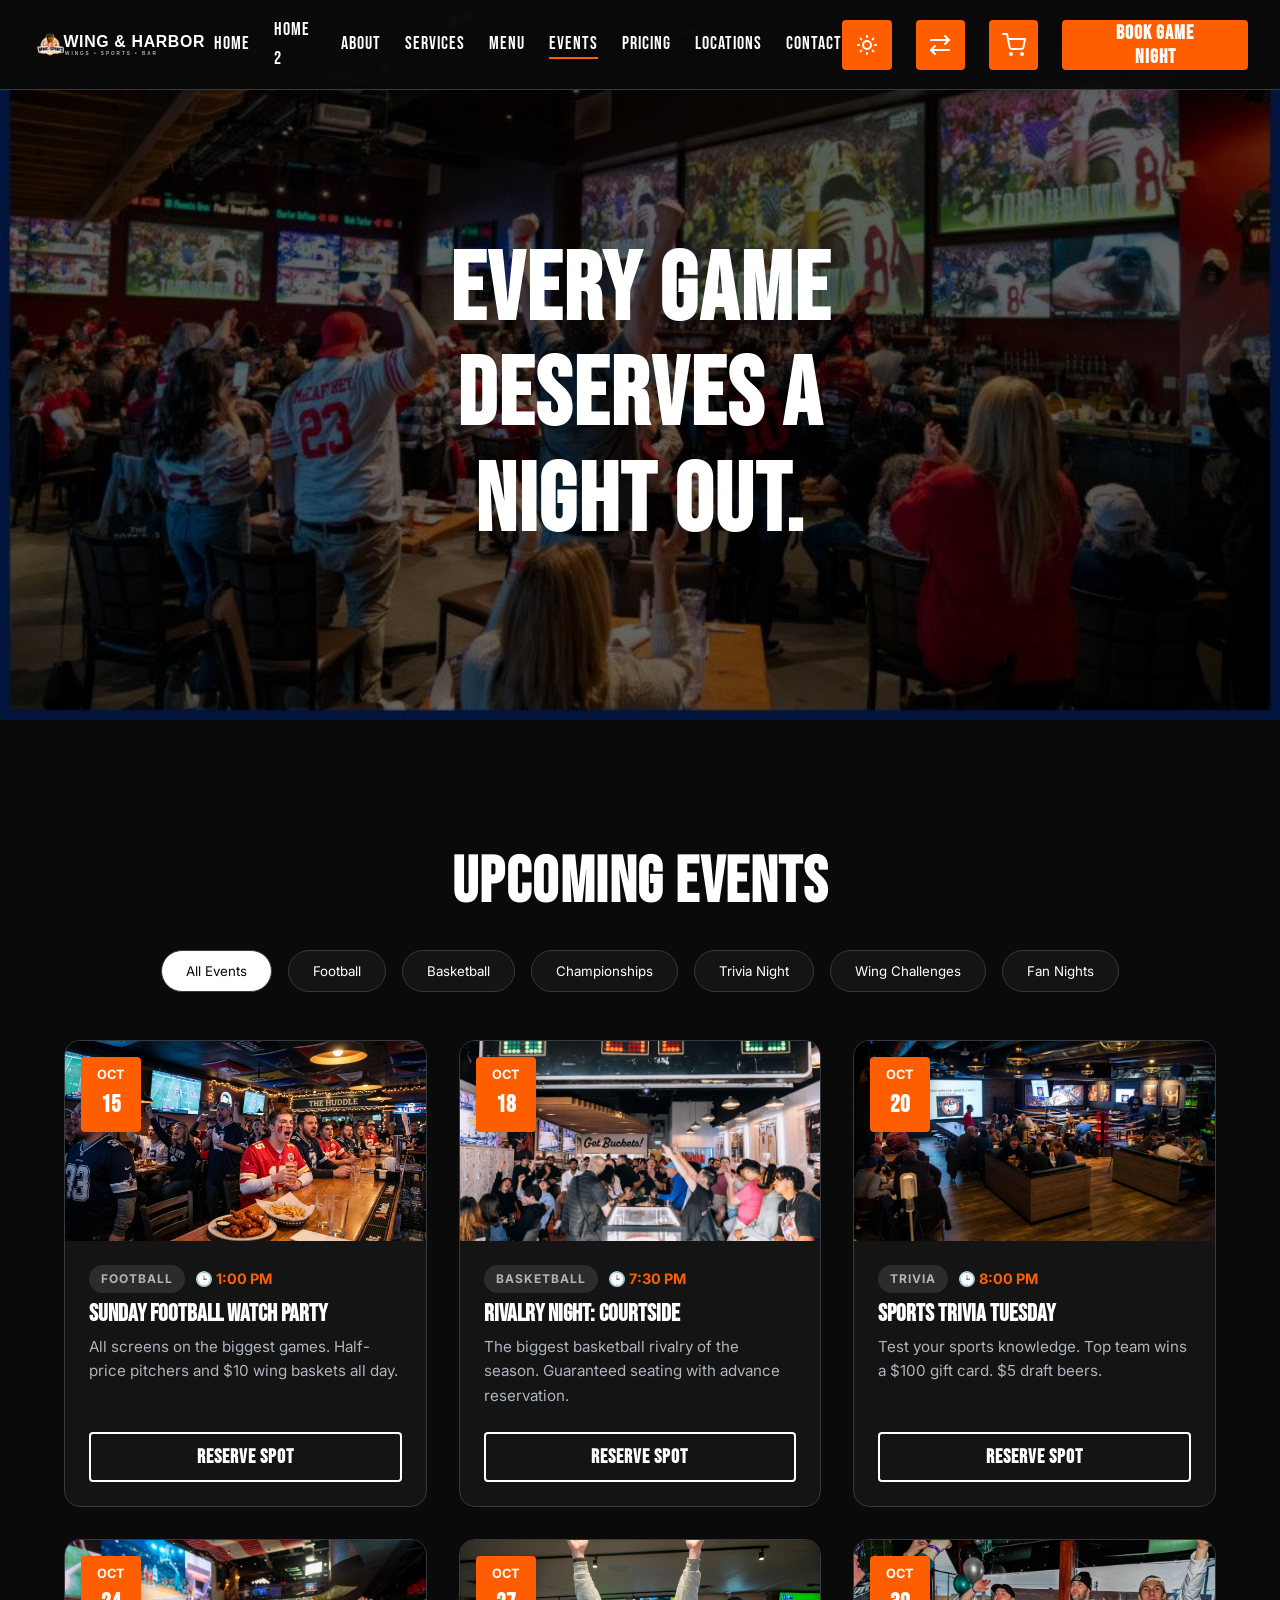
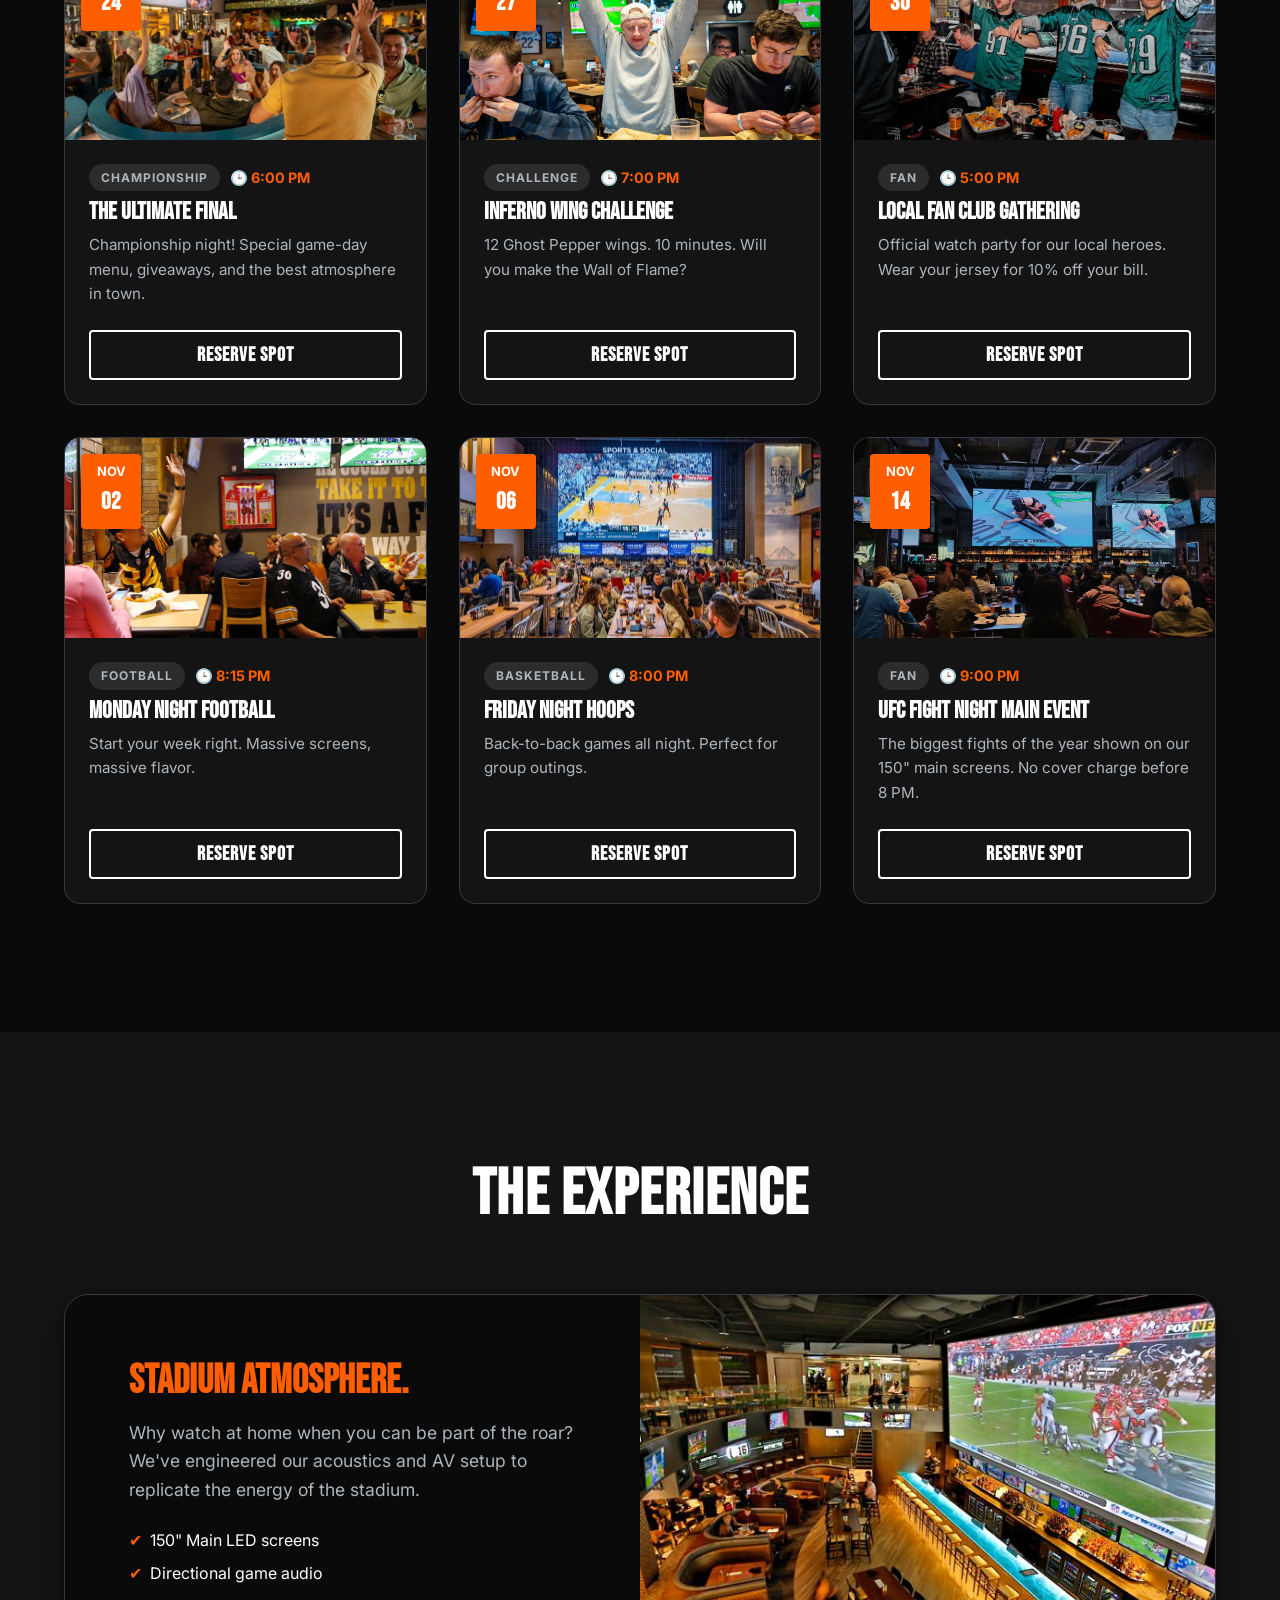
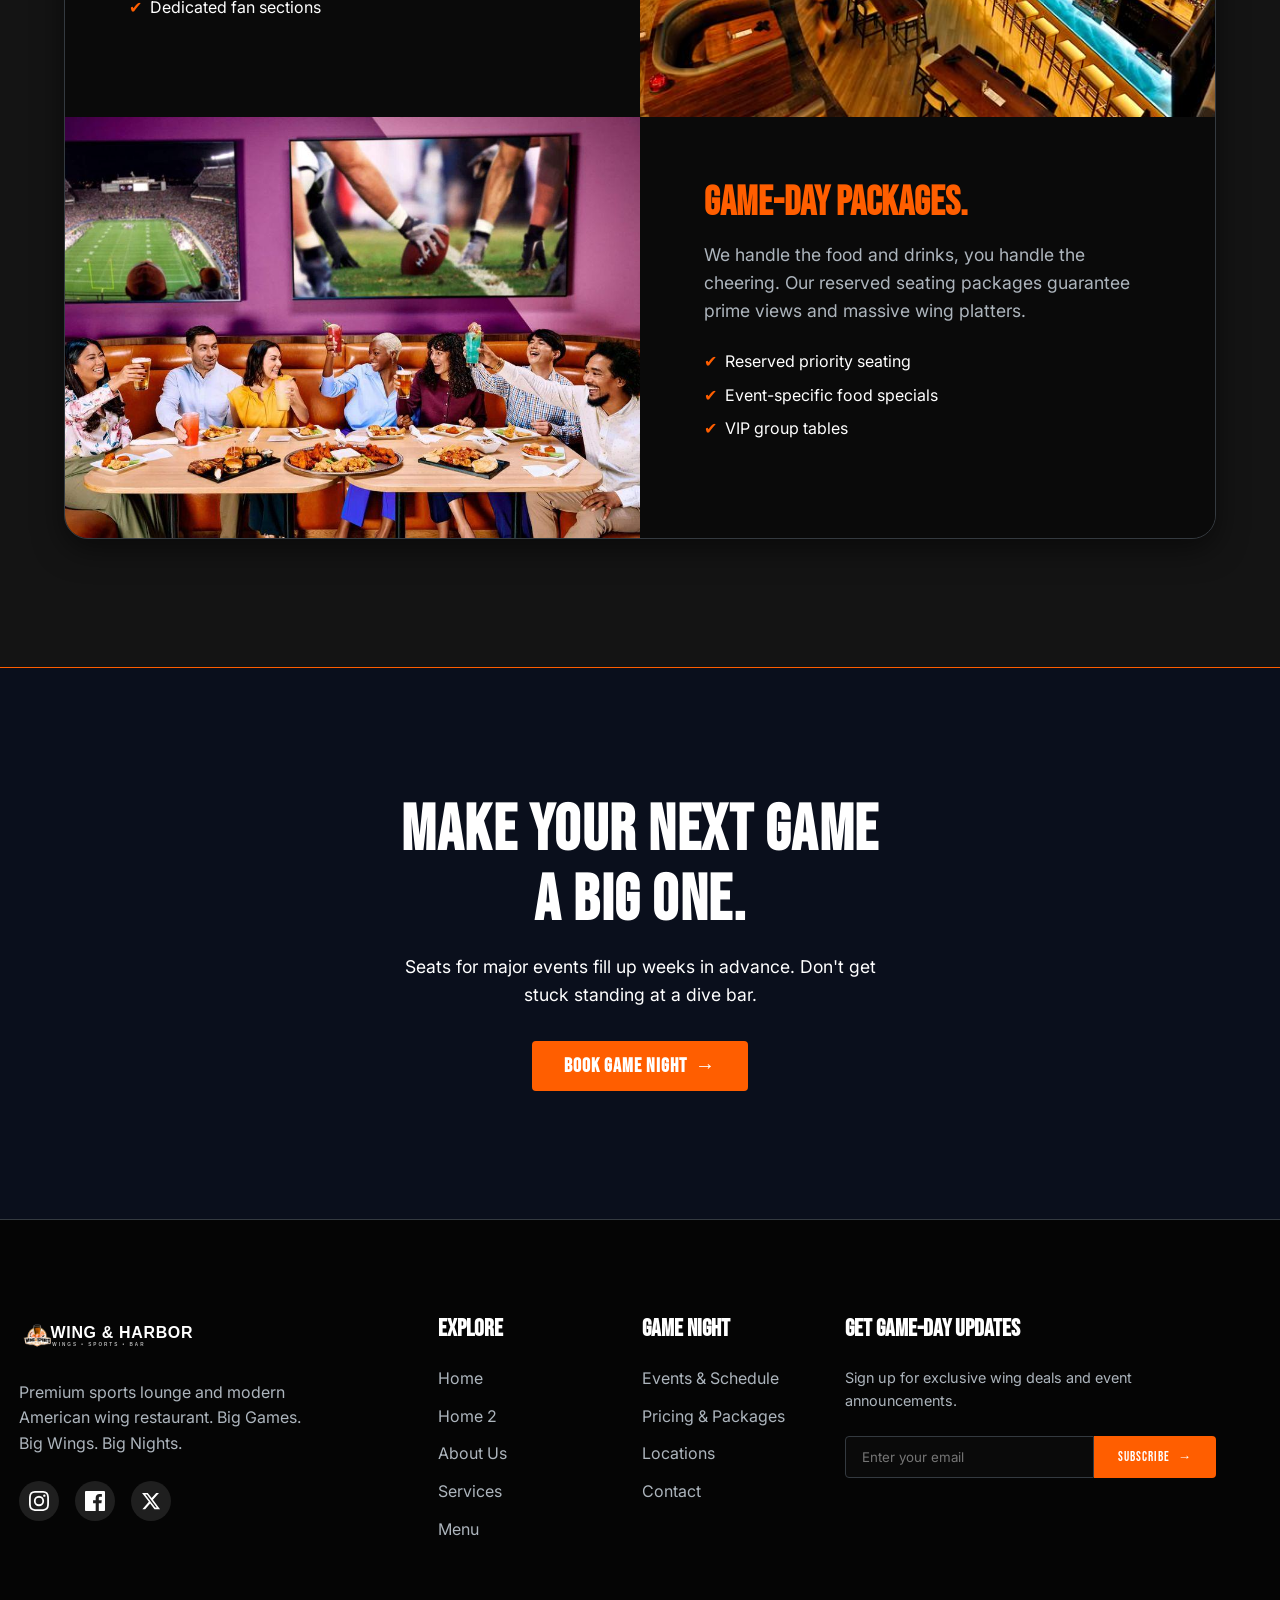
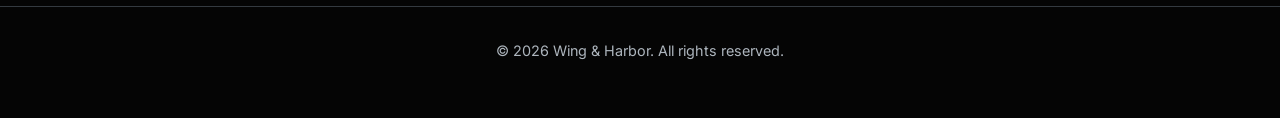
<file: events.html>
<!DOCTYPE html>
<html lang="en" data-theme="dark" dir="ltr">
<head>
  <meta charset="UTF-8">
  <meta name="viewport" content="width=device-width, initial-scale=1.0">
  <title>Wing & Harbor | Events & Game Nights</title>
  <meta name="description" content="Every Game Deserves a Night Out.">
  
  <link rel="preconnect" href="https://fonts.googleapis.com">
  <link rel="preconnect" href="https://fonts.gstatic.com" crossorigin>
  <link href="https://fonts.googleapis.com/css2?family=Bebas+Neue&family=Inter:wght@400;600;700&family=Oswald:wght@500;700&display=swap" rel="stylesheet">
  
  <link rel="stylesheet" href="assets/css/style.css">
  <link rel="stylesheet" href="assets/css/responsive.css">
  
  <style>
    /* Events Page Specific Styles */
    
    /* 01 - Hero */
    .events-hero { text-align: center; 
      height: 80vh; min-height: 600px;
      position: relative; display: flex; align-items: center; justify-content: center;
      padding-top: var(--header-height);
      background: url('assets/images/events.png') center/cover no-repeat;
    }
    .events-hero::before { content: ''; position: absolute; inset: 0; background: rgba(0,0,0,0.6); z-index: 1; }
    
    .events-hero-content { position: relative; z-index: 2; max-width: 600px; padding: 0 5%; }
    .events-hero h1 { color: #ffffff !important; margin-bottom: 1rem; }
    
    /* 02 - Event Calendar */
    .event-calendar-section { background: var(--bg-primary); }
    .event-filters {
      display: flex; gap: 1rem; flex-wrap: wrap; margin-bottom: 3rem; justify-content: center;
    }
    .event-filter-btn {
      padding: 0.75rem 1.5rem; background: var(--bg-secondary); border: 1px solid var(--border-color);
      color: var(--text-primary); border-radius: 50px; cursor: pointer; transition: all var(--transition-fast);
    }
    .event-filter-btn.active, .event-filter-btn:hover {
      background: var(--text-primary); color: var(--bg-primary);
    }
    
    .event-grid {
      display: flex; flex-wrap: wrap; justify-content: center; gap: 2rem;
    }
    
    .event-card {
      background: var(--bg-secondary); border-radius: var(--radius-lg); overflow: hidden;
      border: 1px solid var(--border-color); display: flex; flex-direction: column;
      width: 100%; max-width: 450px;
    }
    @media (min-width: 768px) {
      .event-card { width: calc(50% - 1rem); max-width: none; }
    }
    @media (min-width: 1024px) {
      .event-card { width: calc(33.333% - 1.34rem); max-width: none; }
    }
    .event-img { position: relative; height: 200px; }
    .event-img img { width: 100%; height: 100%; object-fit: cover; }
    .event-date-badge {
      position: absolute; top: 1rem; left: 1rem; background: var(--accent-primary); color: #fff;
      padding: 0.5rem; border-radius: var(--radius-sm); text-align: center; font-weight: bold;
      min-width: 60px; box-shadow: 0 5px 15px rgba(0,0,0,0.3);
    }
    [dir="rtl"] .event-date-badge { left: auto; right: 1rem; }
    .event-info { padding: 1.5rem; flex: 1; display: flex; flex-direction: column; }
    .event-type-pill {
      background: rgba(255, 255, 255, 0.1); padding: 0.25rem 0.75rem; border-radius: 20px;
      font-size: 0.75rem; font-weight: bold; letter-spacing: 1px; color: var(--text-secondary);
    }
    
    /* 03 - Game-Night Experience */
    .game-night-section { background: var(--bg-secondary); overflow: hidden; }
    .experience-grid {
      display: grid; grid-template-columns: 1fr 1fr; gap: 0; border-radius: var(--radius-xl); overflow: hidden;
      box-shadow: var(--card-shadow); border: 1px solid var(--border-color);
    }
    .exp-content-box { padding: 4rem; background: var(--bg-primary); display: flex; flex-direction: column; justify-content: center; }
    .exp-img-box { position: relative; height: 100%; min-height: 400px; }
    .exp-img-box img { position: absolute; inset: 0; width: 100%; height: 100%; object-fit: cover; }
    
    /* 04 - Event Booking CTA */
    .event-cta-section { padding: 8rem 5%; text-align: center; background: #0a0f1c; color: #fff; border-top: 1px solid var(--accent-primary); }
    .event-cta-section h2, .event-cta-section p { color: #fff !important; }
    
    @media (max-width: 1024px) {
      .experience-grid { grid-template-columns: 1fr; }
      .exp-img-box { min-height: 300px; }
      .exp-content-box { padding: 2rem; }
    }
  </style>
<link rel="icon" type="image/png" href="assets/images/website-logo.png">
</head>
<body>

  <!-- Overlay for mobile menu -->
  <div class="overlay"></div>

  <!-- Mobile Menu -->
  <nav class="mobile-menu">
    <div class="mobile-nav-links">
      <a href="index.html" class="mobile-nav-link">Home</a>
      <a href="home-2.html" class="mobile-nav-link">Home 2</a>
      <a href="about.html" class="mobile-nav-link">About</a>
      <a href="services.html" class="mobile-nav-link">Services</a>
      <a href="menu.html" class="mobile-nav-link">Menu</a>
      <a href="events.html" class="mobile-nav-link text-accent">Events</a>
      <a href="pricing.html" class="mobile-nav-link">Pricing</a>
      <a href="locations.html" class="mobile-nav-link">Locations</a>
      <a href="contact.html" class="mobile-nav-link">Contact</a>
    </div>
    <div class="mobile-actions">
      <div class="mobile-controls">
        <button class="icon-btn theme-toggle" aria-label="Toggle Theme"><svg class="theme-toggle-icon" width="24" height="24" fill="none" viewBox="0 0 24 24"></svg></button>
        <button class="icon-btn rtl-toggle" aria-label="Toggle RTL"><svg class="rtl-icon" width="24" height="24" viewBox="0 0 24 24" fill="none" stroke="currentColor" stroke-width="2" stroke-linecap="round" stroke-linejoin="round"><path d="M17 3l4 4-4 4"/><path d="M3 7h18"/><path d="M7 21l-4-4 4-4"/><path d="M21 17H3"/></svg></button>
        <button class="icon-btn cart-btn" aria-label="Cart">
          <svg width="24" height="24" viewBox="0 0 24 24" fill="none" stroke="currentColor" stroke-width="2" stroke-linecap="round" stroke-linejoin="round"><circle cx="9" cy="21" r="1"></circle><circle cx="20" cy="21" r="1"></circle><path d="M1 1h4l2.68 13.39a2 2 0 0 0 2 1.61h9.72a2 2 0 0 0 2-1.61L23 6H6"></path></svg>
        </button>
      </div>
      <button class="btn btn-primary w-100" data-popup="booking-popup">Book Game Night</button>
    </div>
  </nav>

  <!-- Global Navbar -->
  <header class="navbar">
    <div class="nav-container">
      <a href="index.html" class="nav-logo"><img src="logo.svg" alt="Wing & Harbor Logo" /></a>
      <ul class="nav-links">
        <li><a href="index.html" class="nav-link">Home</a></li>
        <li><a href="home-2.html" class="nav-link">Home 2</a></li>
        <li><a href="about.html" class="nav-link">About</a></li>
        <li><a href="services.html" class="nav-link">Services</a></li>
        <li><a href="menu.html" class="nav-link">Menu</a></li>
        <li><a href="events.html" class="nav-link active">Events</a></li>
        <li><a href="pricing.html" class="nav-link">Pricing</a></li>
        <li><a href="locations.html" class="nav-link">Locations</a></li>
        <li><a href="contact.html" class="nav-link">Contact</a></li>
      </ul>
      <div class="nav-actions">
        <button class="icon-btn theme-toggle" aria-label="Toggle Theme"><svg class="theme-toggle-icon" width="24" height="24" fill="none" viewBox="0 0 24 24"></svg></button>
        <button class="icon-btn rtl-toggle" aria-label="Toggle RTL"><svg class="rtl-icon" width="24" height="24" viewBox="0 0 24 24" fill="none" stroke="currentColor" stroke-width="2" stroke-linecap="round" stroke-linejoin="round"><path d="M17 3l4 4-4 4"/><path d="M3 7h18"/><path d="M7 21l-4-4 4-4"/><path d="M21 17H3"/></svg></button>
        <button class="icon-btn cart-btn" aria-label="Cart">
          <svg width="24" height="24" viewBox="0 0 24 24" fill="none" stroke="currentColor" stroke-width="2" stroke-linecap="round" stroke-linejoin="round"><circle cx="9" cy="21" r="1"></circle><circle cx="20" cy="21" r="1"></circle><path d="M1 1h4l2.68 13.39a2 2 0 0 0 2 1.61h9.72a2 2 0 0 0 2-1.61L23 6H6"></path></svg>
        </button>
        <button class="btn btn-primary" data-popup="booking-popup">Book Game Night</button>
        <button class="hamburger" aria-label="Menu"><span></span><span></span><span></span></button>
      </div>
    </div>
  </header>

  <main>
    <!-- 01 - HERO -->
    <section class="events-hero">
      <div class="events-hero-content">
        <h1>EVERY GAME DESERVES A NIGHT OUT.</h1>
      </div>
    </section>

    <!-- 02 - EVENT CALENDAR -->
    <section class="section-padding event-calendar-section">
      <div class="container text-center" style="margin-bottom: 2rem;">
        <h2>Upcoming Events</h2>
      </div>
      
      <div class="container">
        <div class="event-filters">
          <button class="event-filter-btn active" data-type="all">All Events</button>
          <button class="event-filter-btn" data-type="football">Football</button>
          <button class="event-filter-btn" data-type="basketball">Basketball</button>
          <button class="event-filter-btn" data-type="championship">Championships</button>
          <button class="event-filter-btn" data-type="trivia">Trivia Night</button>
          <button class="event-filter-btn" data-type="challenge">Wing Challenges</button>
          <button class="event-filter-btn" data-type="fan">Fan Nights</button>
        </div>
        
        <div class="event-grid" id="event-list">
          <!-- Populated by JS -->
        </div>
      </div>
    </section>

    <!-- 03 - GAME-NIGHT EXPERIENCE -->
    <section class="section-padding game-night-section">
      <div class="container text-center" style="margin-bottom: 4rem;">
        <h2>The Experience</h2>
      </div>
      
      <div class="container">
        <div class="experience-grid">
          <div class="exp-content-box">
            <h3 style="font-size: 2.5rem; margin-bottom: 1rem; color: var(--accent-primary);">Stadium Atmosphere.</h3>
            <p style="font-size: 1.1rem; color: var(--text-secondary); margin-bottom: 1.5rem;">Why watch at home when you can be part of the roar? We've engineered our acoustics and AV setup to replicate the energy of the stadium.</p>
            <ul style="display: flex; flex-direction: column; gap: 0.5rem; margin-bottom: 2rem;">
              <li style="display: flex; gap: 0.5rem; align-items: center;"><span class="text-accent">✔</span> 150" Main LED screens</li>
              <li style="display: flex; gap: 0.5rem; align-items: center;"><span class="text-accent">✔</span> Directional game audio</li>
              <li style="display: flex; gap: 0.5rem; align-items: center;"><span class="text-accent">✔</span> Dedicated fan sections</li>
            </ul>
          </div>
          <div class="exp-img-box">
            <img src="assets/images/Stadium Atmosphere.png" alt="Stadium Atmosphere">
          </div>
          
          <div class="exp-img-box">
            <img src="assets/images/Game-Day Packages.png" alt="Game-Day Packages">
          </div>
          <div class="exp-content-box">
            <h3 style="font-size: 2.5rem; margin-bottom: 1rem; color: var(--accent-primary);">Game-Day Packages.</h3>
            <p style="font-size: 1.1rem; color: var(--text-secondary); margin-bottom: 1.5rem;">We handle the food and drinks, you handle the cheering. Our reserved seating packages guarantee prime views and massive wing platters.</p>
            <ul style="display: flex; flex-direction: column; gap: 0.5rem; margin-bottom: 2rem;">
              <li style="display: flex; gap: 0.5rem; align-items: center;"><span class="text-accent">✔</span> Reserved priority seating</li>
              <li style="display: flex; gap: 0.5rem; align-items: center;"><span class="text-accent">✔</span> Event-specific food specials</li>
              <li style="display: flex; gap: 0.5rem; align-items: center;"><span class="text-accent">✔</span> VIP group tables</li>
            </ul>
          </div>
        </div>
      </div>
    </section>

    <!-- 04 - EVENT BOOKING CTA -->
    <section class="event-cta-section">
      <div class="container" style="max-width: 600px; margin: 0 auto;">
        <h2>Make Your Next Game a Big One.</h2>
        <p style="font-size: 1.1rem; color: var(--text-secondary); margin-bottom: 2rem;">Seats for major events fill up weeks in advance. Don't get stuck standing at a dive bar.</p>
        <button class="btn btn-primary" data-popup="booking-popup">Book Game Night <span class="icon-right">→</span></button>
      </div>
    </section>
  </main>

  <!-- Booking Popup -->
  <div class="popup-wrapper" id="booking-popup">
    <div class="popup-overlay"></div>
    <div class="popup-content">
      <button class="popup-close" aria-label="Close">✖</button>
      <h2 style="color: var(--accent-primary);">BOOK GAME NIGHT</h2>
      <p style="margin-bottom: 2rem;">Request your table for an upcoming event.</p>
      
      <form id="res-form">
        <div class="form-row">
          <div class="form-group"><label class="form-label">Event</label>
            <select class="form-control">
              <option>Sunday Football Watch Party</option>
              <option>Rivalry Night: Courtside</option>
              <option>Sports Trivia Tuesday</option>
              <option>The Ultimate Final</option>
              <option>Inferno Wing Challenge</option>
              <option>Other / General Game Night</option>
            </select>
          </div>
          <div class="form-group"><label class="form-label">Date</label><input type="date" class="form-control" required></div>
        </div>
        <div class="form-row">
          <div class="form-group"><label class="form-label">Name</label><input type="text" class="form-control" placeholder="John Doe" required></div>
          <div class="form-group"><label class="form-label">Phone</label><input type="tel" class="form-control" placeholder="(555) 000-0000" required></div>
        </div>
        <div class="form-row">
          <div class="form-group">
            <label class="form-label">Guests</label>
            <select class="form-control"><option>1-2 People</option><option>3-4 People</option><option>5-6 People</option><option>7-10 People</option><option>10+ (Contact Us)</option></select>
          </div>
          <div class="form-group">
            <label class="form-label">Seating Preference</label>
            <select class="form-control"><option>Main Screen View</option><option>Quiet Booth</option><option>Bar Seating</option></select>
          </div>
        </div>
        <button type="button" class="btn btn-primary w-100" style="width: 100%; margin-top: 1rem;" onclick="alert('Booking requested! (Frontend Demo)')">Request Booking <span class="icon-right">→</span></button>
      </form>
    </div>
  </div>

  <!-- Global Footer -->
  <footer class="footer">
    <!-- Same as index.html -->
    <div class="container footer-grid">
      <div class="footer-brand">
        <div class="nav-logo"><img src="logo.svg" alt="Wing & Harbor Logo" /></div>
        <p>Premium sports lounge and modern American wing restaurant. Big Games. Big Wings. Big Nights.</p>
        <div class="footer-socials">
          <a href="#" class="social-link" aria-label="Instagram"><svg width="20" height="20" fill="currentColor" viewBox="0 0 24 24"><path d="M12 2.163c3.204 0 3.584.012 4.85.07 3.252.148 4.771 1.691 4.919 4.919.058 1.265.069 1.645.069 4.849 0 3.205-.012 3.584-.069 4.849-.149 3.225-1.664 4.771-4.919 4.919-1.266.058-1.644.07-4.85.07-3.204 0-3.584-.012-4.849-.07-3.26-.149-4.771-1.699-4.919-4.92-.058-1.265-.07-1.644-.07-4.849 0-3.204.013-3.583.07-4.849.149-3.227 1.664-4.771 4.919-4.919 1.266-.057 1.645-.069 4.849-.069zM12 0C8.741 0 8.333.014 7.053.072 2.695.272.273 2.69.073 7.052.014 8.333 0 8.741 0 12c0 3.259.014 3.668.072 4.948.2 4.358 2.618 6.78 6.98 6.98C8.333 23.986 8.741 24 12 24c3.259 0 3.668-.014 4.948-.072 4.354-.2 6.782-2.618 6.979-6.98.059-1.28.073-1.689.073-4.948 0-3.259-.014-3.667-.072-4.947-.196-4.354-2.617-6.78-6.979-6.98C15.668.014 15.259 0 12 0zm0 5.838a6.162 6.162 0 100 12.324 6.162 6.162 0 000-12.324zM12 16a4 4 0 110-8 4 4 0 010 8zm6.406-11.845a1.44 1.44 0 100 2.881 1.44 1.44 0 000-2.881z"/></svg></a>
          <a href="#" class="social-link" aria-label="Facebook"><svg width="20" height="20" fill="currentColor" viewBox="0 0 24 24"><path d="M22.675 0H1.325C.593 0 0 .593 0 1.325v21.351C0 23.407.593 24 1.325 24H12.82v-9.294H9.692v-3.622h3.128V8.413c0-3.1 1.893-4.788 4.659-4.788 1.325 0 2.463.099 2.795.143v3.24l-1.918.001c-1.504 0-1.795.715-1.795 1.763v2.313h3.587l-.467 3.622h-3.12V24h6.116c.73 0 1.323-.593 1.323-1.325V1.325C24 .593 23.407 0 22.675 0z"/></svg></a>
          <a href="#" class="social-link" aria-label="X"><svg width="20" height="20" fill="currentColor" viewBox="0 0 24 24"><path d="M18.244 2.25h3.308l-7.227 8.26 8.502 11.24H16.17l-5.214-6.817L4.99 21.75H1.68l7.73-8.835L1.254 2.25H8.08l4.713 6.231zm-1.161 17.52h1.833L7.084 4.126H5.117z"/></svg></a>
        </div>
      </div>
      <div>
        <h4 class="footer-title">Explore</h4>
        <div class="footer-links"><a href="index.html">Home</a><a href="home-2.html">Home 2</a><a href="about.html">About Us</a><a href="services.html">Services</a><a href="menu.html">Menu</a></div>
      </div>
      <div>
        <h4 class="footer-title">Game Night</h4>
        <div class="footer-links"><a href="events.html">Events & Schedule</a><a href="pricing.html">Pricing & Packages</a><a href="locations.html">Locations</a><a href="contact.html">Contact</a></div>
      </div>
      <div>
        <h4 class="footer-title">Get Game-Day Updates</h4>
        <p style="color: var(--text-secondary); font-size: 0.9rem;">Sign up for exclusive wing deals and event announcements.</p>
        <div class="newsletter-form">
          <input type="email" placeholder="Enter your email" aria-label="Email address"><button type="button">Subscribe <span class="icon-right">→</span></button>
        </div>
      </div>
    </div>
    <div class="container footer-bottom"><p>&copy; 2026 Wing & Harbor. All rights reserved.</p></div>
  </footer>

  <script src="assets/js/main.js"></script>
  <script src="assets/js/events.js"></script>
</body>
</html>
</file>
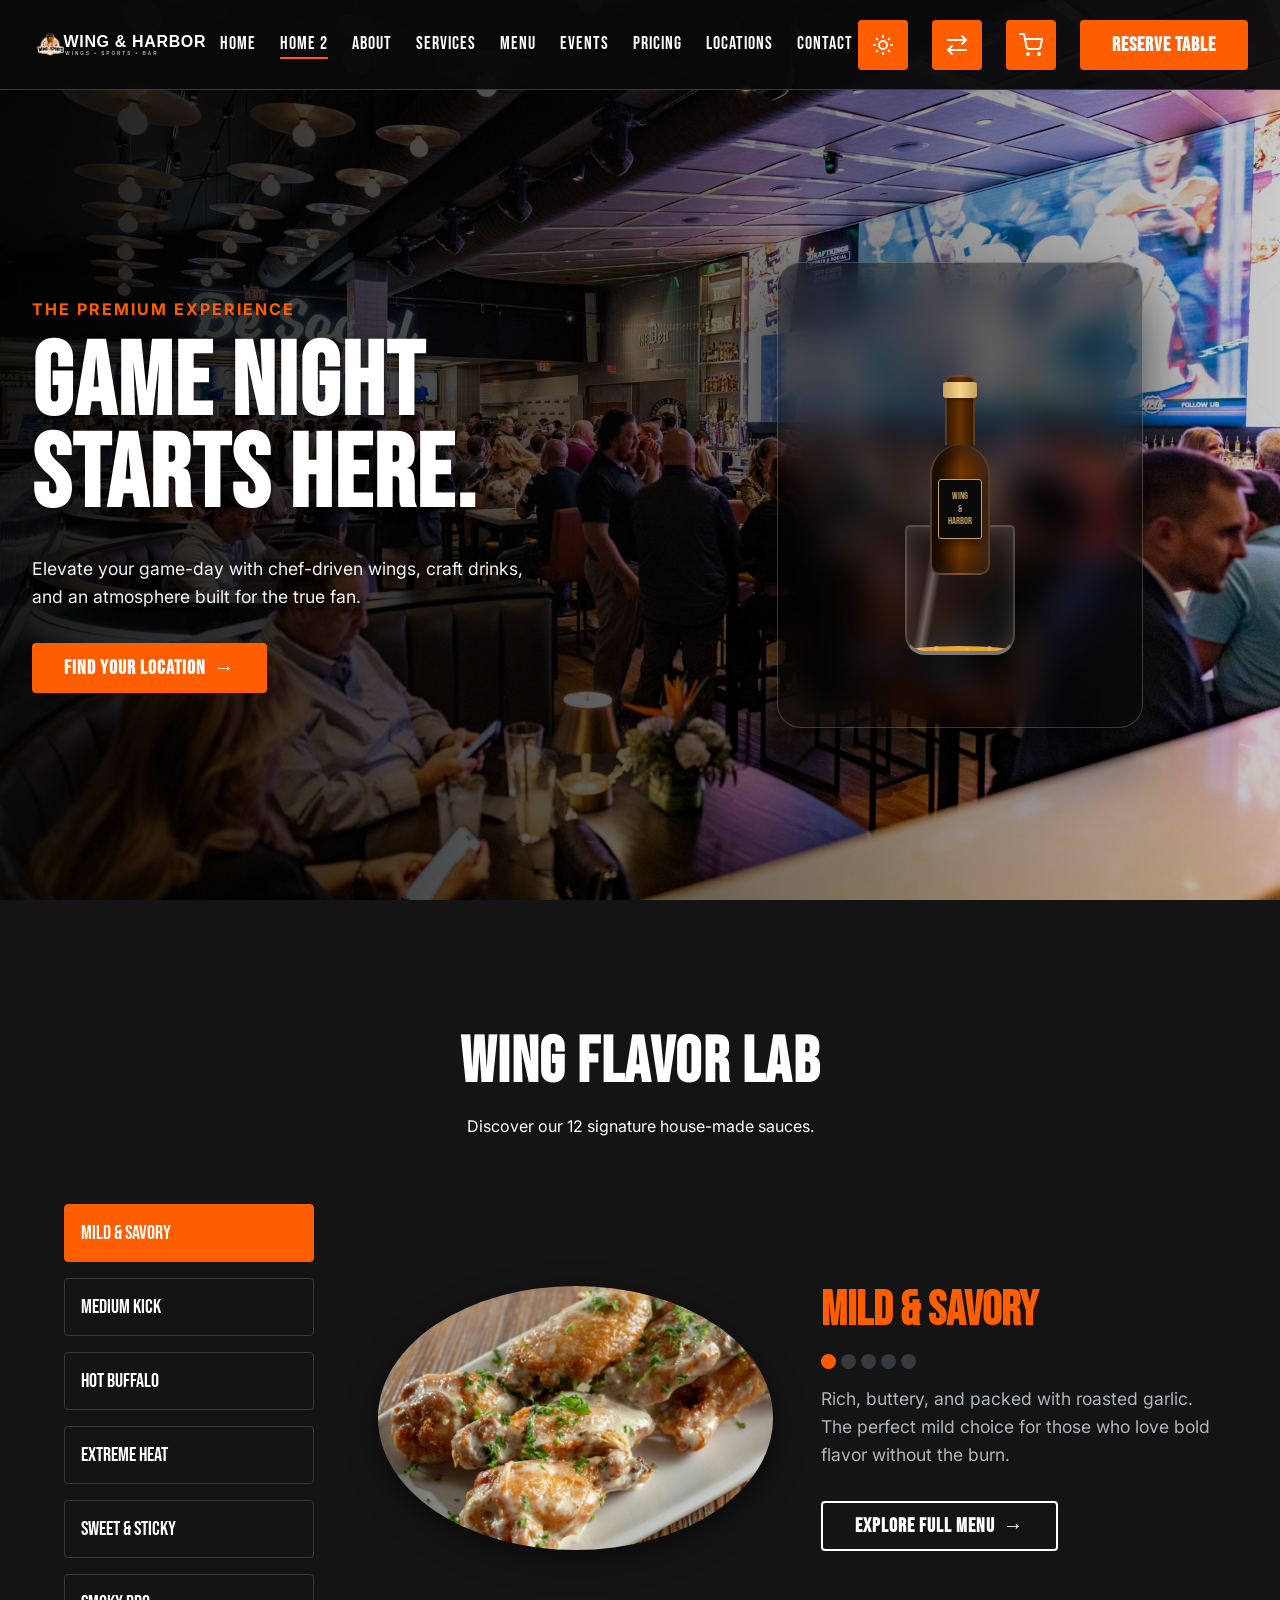
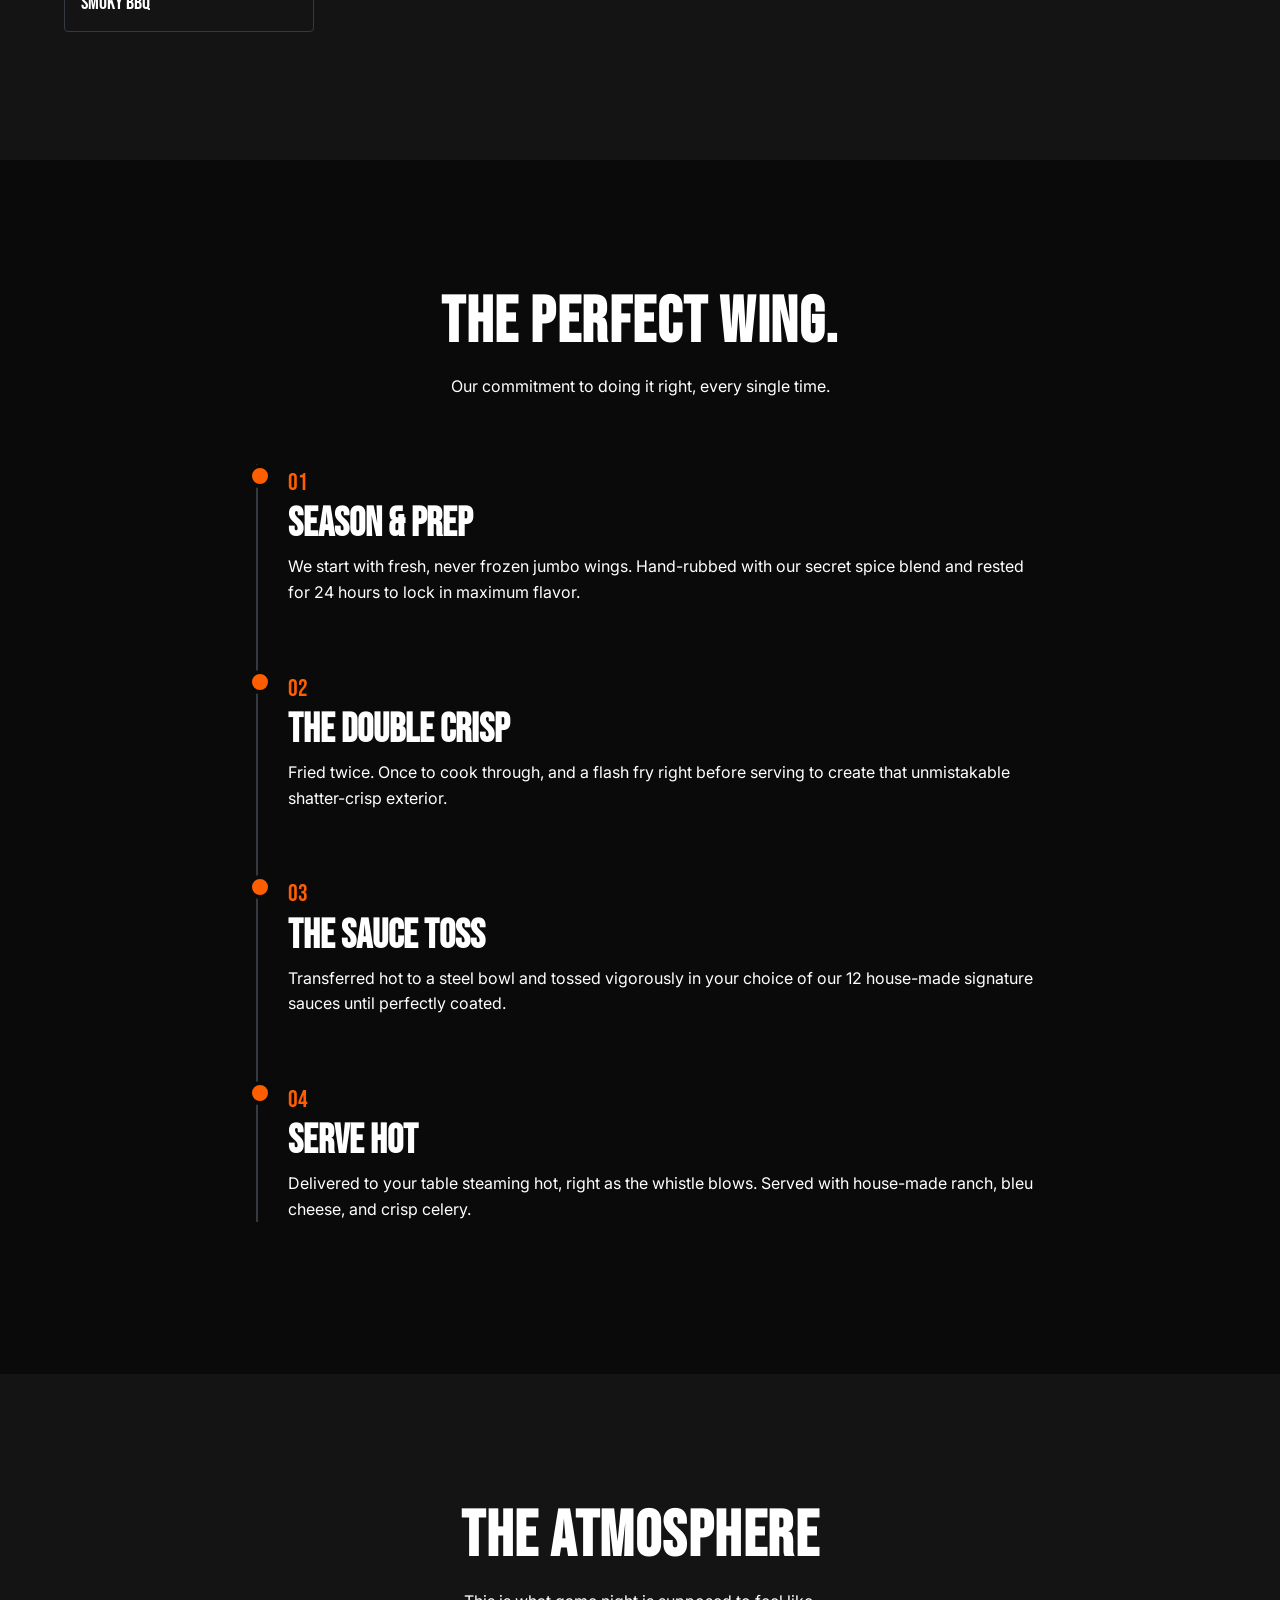
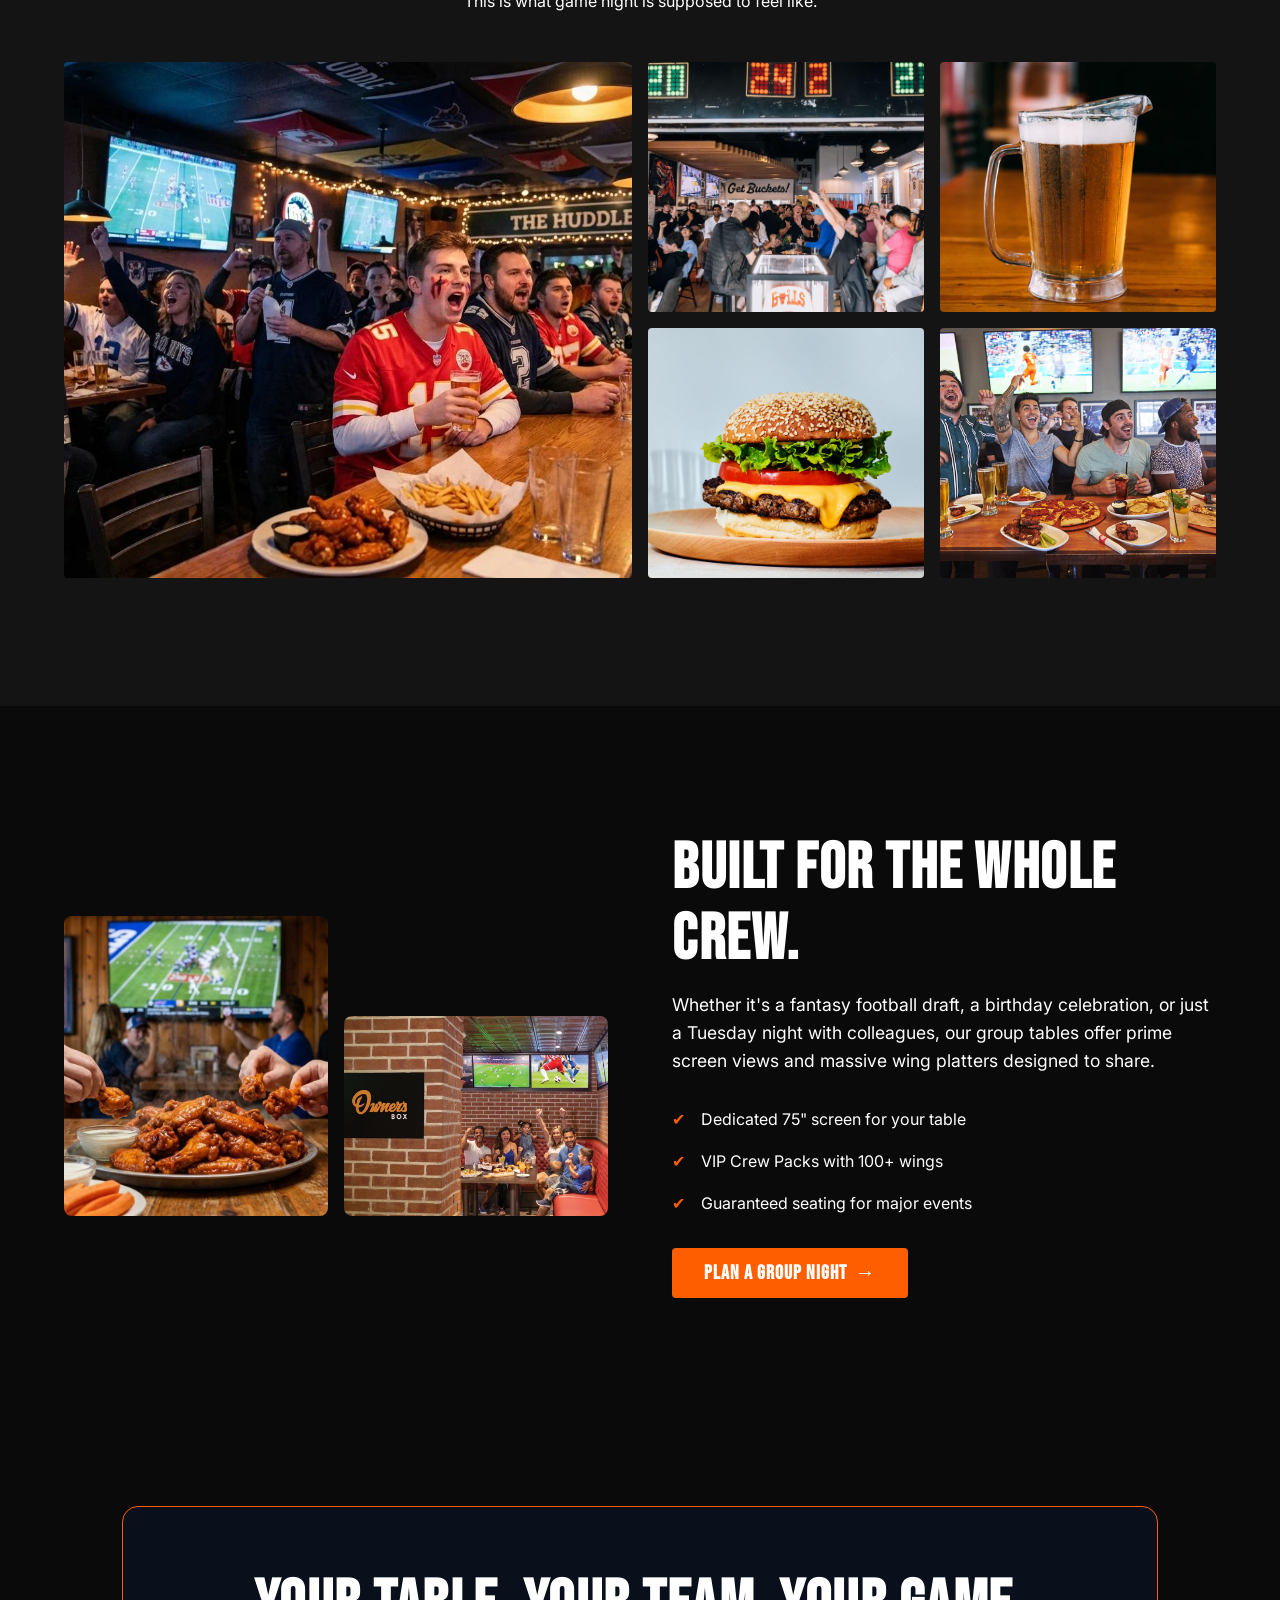
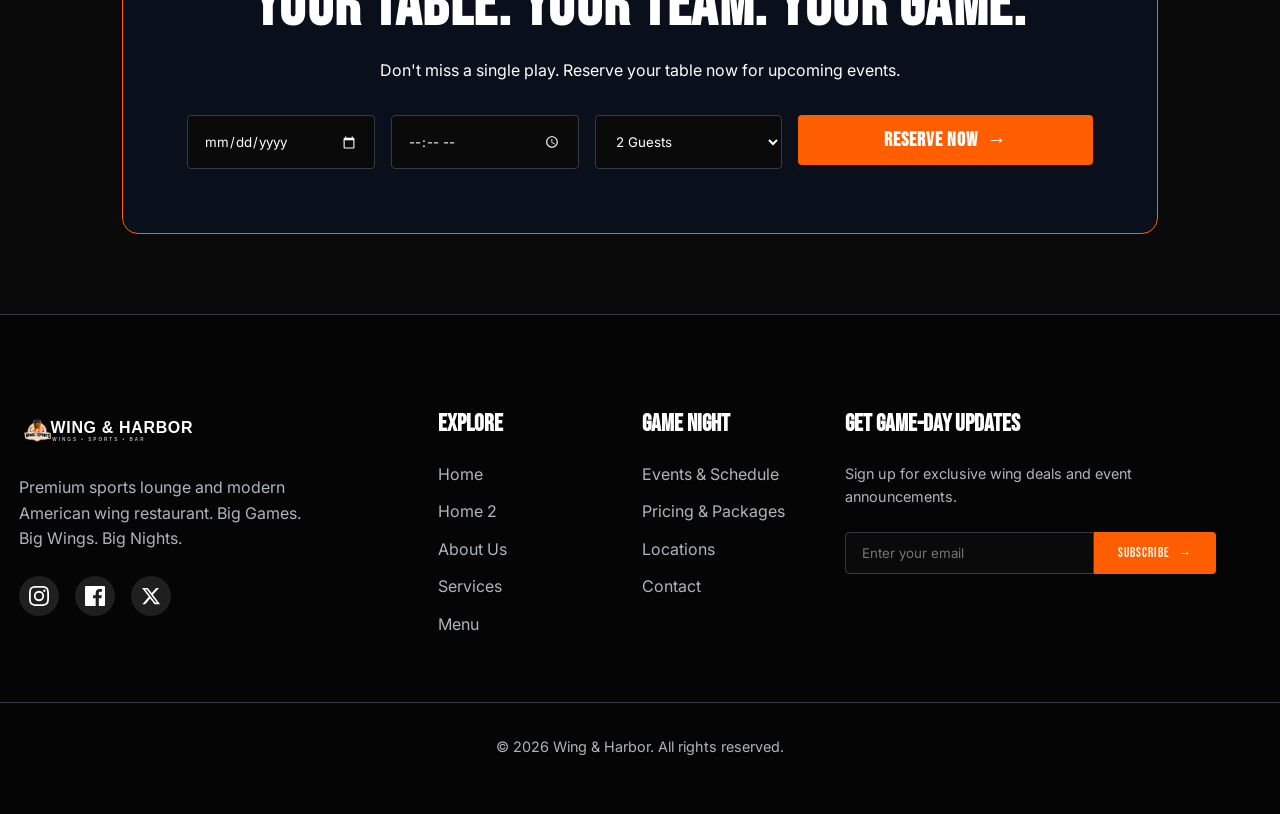
<file: home-2.html>
<!DOCTYPE html>
<html lang="en" data-theme="dark" dir="ltr">
<head>
  <meta charset="UTF-8">
  <meta name="viewport" content="width=device-width, initial-scale=1.0">
  <title>Wing & Harbor | Home 2</title>
  <meta name="description" content="Premium sports lounge and modern American wing restaurant. Big Games. Big Wings. Big Nights.">
  
  <link rel="preconnect" href="https://fonts.googleapis.com">
  <link rel="preconnect" href="https://fonts.gstatic.com" crossorigin>
  <link href="https://fonts.googleapis.com/css2?family=Bebas+Neue&family=Inter:wght@400;600;700&family=Oswald:wght@500;700&display=swap" rel="stylesheet">
  
  <link rel="stylesheet" href="assets/css/style.css">
  <link rel="stylesheet" href="assets/css/responsive.css">
  
  <style>
    /* Home 2 Specific Styles */
    
    /* 01 - Editorial Hero */
    .hero-split {
      display: grid;
      grid-template-columns: 1fr 1fr;
      min-height: 100vh;
      padding-top: var(--header-height);
      background: url('assets/images/home2-hero.png') center/cover no-repeat;
      position: relative;
      z-index: 1;
    }
    .hero-split::before {
      content: '';
      position: absolute;
      inset: 0;
      background: linear-gradient(to right, rgba(0,0,0,0.9) 0%, rgba(0,0,0,0.6) 50%, rgba(0,0,0,0.2) 100%);
      z-index: -1;
    }
    .hero-split-text {
      padding: 4rem 2rem;
      padding-left: max(2rem, calc((100vw - var(--max-width)) / 2 + 2rem));
      display: flex;
      flex-direction: column;
      justify-content: center;
      background: transparent;
      color: #ffffff;
    }
    .hero-split-text h1 { font-size: clamp(4rem, 8vw, 7rem); line-height: 0.9; margin-bottom: 2rem; color: #ffffff; text-shadow: 0 4px 10px rgba(0,0,0,0.5); }
    .hero-split-text p { color: rgba(255,255,255,0.95) !important; text-shadow: 0 2px 5px rgba(0,0,0,0.5); }
    .hero-split-image {
      position: relative;
      background: transparent;
      display: flex;
      justify-content: center;
      align-items: center;
      padding: 2rem;
    }
    
    .animation-box {
      background: rgba(0, 0, 0, 0.4);
      backdrop-filter: blur(16px);
      -webkit-backdrop-filter: blur(16px);
      border: 1px solid rgba(255, 255, 255, 0.2);
      border-radius: 24px;
      padding: 2rem;
      box-shadow: 0 30px 60px rgba(0,0,0,0.6);
      display: flex;
      justify-content: center;
      align-items: center;
    }
    
    /* 3D Pouring Animation */
    .animation-container {
      position: relative;
      width: 300px;
      height: 400px;
      perspective: 1000px;
      z-index: 1;
    }
    
    .glass-cup {
      position: absolute;
      bottom: 40px;
      left: 50%;
      transform: translateX(-50%);
      width: 110px;
      height: 130px;
      background: rgba(255, 255, 255, 0.05);
      border: 2px solid rgba(255, 255, 255, 0.2);
      border-bottom: 4px solid rgba(255, 255, 255, 0.4);
      border-radius: 5px 5px 20px 20px;
      backdrop-filter: blur(10px);
      -webkit-backdrop-filter: blur(10px);
      box-shadow: inset 0 0 25px rgba(255, 255, 255, 0.1), 0 20px 40px rgba(0,0,0,0.6);
      overflow: hidden;
      z-index: 2;
    }
    
    .glass-cup::before {
      content: '';
      position: absolute;
      top: 0; left: 15%;
      width: 15px; height: 100%;
      background: linear-gradient(to right, rgba(255,255,255,0), rgba(255,255,255,0.3), rgba(255,255,255,0));
      transform: skewX(-10deg);
      z-index: 5;
    }
    
    .liquid-inside {
      position: absolute;
      bottom: 0;
      left: 0;
      width: 100%;
      height: 0%;
      background: linear-gradient(180deg, rgba(255, 160, 0, 0.9), rgba(200, 80, 0, 0.9));
      box-shadow: inset 0 10px 20px rgba(255, 200, 100, 0.4), inset 0 -5px 15px rgba(0,0,0,0.5);
      animation: fillGlass 4s ease-in-out infinite;
      border-radius: 0 0 15px 15px;
    }
    
    .liquid-inside::after {
      content: '';
      position: absolute;
      top: -5px;
      left: 0;
      width: 100%;
      height: 10px;
      background: rgba(255, 180, 50, 0.9);
      border-radius: 50%;
    }
    
    .bubble {
      position: absolute;
      bottom: 0;
      width: 5px;
      height: 5px;
      background: rgba(255, 255, 255, 0.5);
      border-radius: 50%;
      animation: bubbleRise 1.5s infinite ease-in;
    }
    .b-1 { left: 25%; animation-delay: 0s; }
    .b-2 { left: 55%; animation-delay: 0.7s; width: 4px; height: 4px; }
    .b-3 { left: 75%; animation-delay: 0.3s; }
    
    @keyframes bubbleRise {
      0% { bottom: 0; opacity: 1; transform: translateX(0); }
      100% { bottom: 90%; opacity: 0; transform: translateX(-15px); }
    }
    
    .bottle-container {
      position: absolute;
      top: 80px;
      left: 110px;
      width: 80px;
      height: 200px;
      transform-origin: 40px 0px;
      animation: tiltBottle 4s ease-in-out infinite;
      z-index: 4;
    }
    
    .bottle-neck {
      position: absolute;
      top: 0;
      left: 25px;
      width: 30px;
      height: 70px;
      background: linear-gradient(90deg, #3a1a00, #663300, #3a1a00);
      border: 2px solid rgba(255, 255, 255, 0.15);
      border-bottom: none;
      border-radius: 8px 8px 0 0;
    }
    
    .bottle-neck::after {
      content: '';
      position: absolute;
      top: 5px; left: -4px; width: 34px; height: 16px;
      background: linear-gradient(90deg, #c5a059, #f7d58b, #c5a059);
      border-radius: 3px;
      box-shadow: 0 2px 4px rgba(0,0,0,0.3);
    }
    
    .bottle-body {
      position: absolute;
      top: 70px;
      left: 10px;
      width: 60px;
      height: 130px;
      background: linear-gradient(90deg, #3a1a00, #7a3a00, #3a1a00);
      border: 2px solid rgba(255, 255, 255, 0.15);
      border-top: none;
      border-radius: 30px 30px 10px 10px;
      box-shadow: inset -5px 0 15px rgba(255,255,255,0.1), inset 10px 0 25px rgba(0,0,0,0.9);
      display: flex;
      justify-content: center;
      align-items: center;
    }
    
    .bottle-label {
      width: 44px;
      height: 60px;
      background: #0a0a0a;
      border: 1px solid #c5a059;
      border-radius: 3px;
      color: #c5a059;
      font-family: var(--font-heading);
      font-size: 0.65rem;
      text-align: center;
      display: flex;
      flex-direction: column;
      justify-content: center;
      line-height: 1.2;
      box-shadow: 0 4px 8px rgba(0,0,0,0.5);
    }
    
    .pour-stream {
      position: absolute;
      top: 120px;
      left: 145px;
      width: 10px;
      height: 130px;
      background: linear-gradient(90deg, rgba(255, 140, 0, 0.8), rgba(255, 200, 80, 1), rgba(255, 140, 0, 0.8));
      border-radius: 5px;
      z-index: 1;
      opacity: 0;
      animation: pourStream 4s ease-in-out infinite;
      box-shadow: 0 0 15px rgba(255, 140, 0, 0.8);
    }
    
    @keyframes tiltBottle {
      0%, 10% { transform: translate(120px, -30px) rotate(20deg); }
      25%, 75% { transform: translate(0px, 40px) rotate(-105deg); }
      90%, 100% { transform: translate(120px, -30px) rotate(20deg); }
    }
    
    @keyframes pourStream {
      0%, 25% { opacity: 0; height: 0; top: 120px; }
      28% { opacity: 1; height: 130px; top: 120px; }
      70% { opacity: 1; height: 130px; top: 120px; }
      75% { opacity: 0; height: 0; top: 250px; }
      100% { opacity: 0; height: 0; top: 250px; }
    }
    
    @keyframes fillGlass {
      0%, 28% { height: 5%; }
      70%, 85% { height: 80%; }
      95%, 100% { height: 5%; }
    }
    .hero-floating-score {
      position: absolute; bottom: 3rem; left: -3rem;
      background: var(--bg-secondary); padding: 1.5rem;
      border-radius: var(--radius-md); box-shadow: var(--card-shadow);
      display: flex; gap: 2rem; align-items: center; border: 1px solid var(--border-color);
      animation: float 4s ease-in-out infinite;
    }
    [dir="rtl"] .hero-floating-score { left: auto; right: -3rem; }
    @keyframes float { 0%, 100% { transform: translateY(0); } 50% { transform: translateY(-15px); } }
    
    /* 02 - Wing Flavor Lab */
    .flavor-lab { background: var(--bg-secondary); }
    .lab-container {
      display: grid; grid-template-columns: 250px 1fr; gap: 4rem; align-items: center;
    }
    .flavor-nav { display: flex; flex-direction: column; gap: 1rem; }
    .flavor-btn {
      background: transparent; border: 1px solid var(--border-color); color: var(--text-primary);
      padding: 1rem; text-align: left; font-family: var(--font-heading); font-size: 1.25rem;
      border-radius: var(--radius-sm); cursor: pointer; transition: all var(--transition-fast);
    }
    [dir="rtl"] .flavor-btn { text-align: right; }
    .flavor-btn.active, .flavor-btn:hover { background: var(--accent-primary); border-color: var(--accent-primary); color: #fff; }
    
    .flavor-display { display: grid; grid-template-columns: 1fr 1fr; gap: 3rem; align-items: center; }
    .flavor-img-wrapper { position: relative; }
    .flavor-img-wrapper img { border-radius: 50%; box-shadow: var(--card-shadow); transition: transform 0.3s ease; }
    
    /* 03 - Process Timeline */
    .timeline-section { background: var(--bg-primary); }
    .timeline { position: relative; max-width: 800px; margin: 0 auto; padding-left: 3rem; }
    [dir="rtl"] .timeline { padding-left: 0; padding-right: 3rem; }
    .timeline::before {
      content: ''; position: absolute; top: 0; left: 1rem; width: 2px; height: 100%; background: var(--border-color);
    }
    [dir="rtl"] .timeline::before { left: auto; right: 1rem; }
    
    .timeline-item { position: relative; margin-bottom: 4rem; }
    .timeline-item:last-child { margin-bottom: 0; }
    .timeline-dot {
      position: absolute; left: -2.5rem; top: 0; width: 1.5rem; height: 1.5rem;
      background: var(--accent-primary); border-radius: 50%;
      border: 4px solid var(--bg-primary); z-index: 2;
    }
    [dir="rtl"] .timeline-dot { left: auto; right: -2.5rem; }
    .timeline-content h3 { font-size: 2.5rem; color: var(--text-primary); margin-bottom: 0.5rem; }
    .step-number { font-family: var(--font-heading); color: var(--accent-primary); font-size: 1.5rem; }
    
    /* 04 - Sports Wall */
    .sports-wall { background: var(--bg-secondary); }
    .masonry-grid {
      display: grid;
      grid-template-columns: repeat(auto-fit, minmax(250px, 1fr));
      grid-auto-rows: 250px;
      gap: 1rem;
    }
    .masonry-item { border-radius: var(--radius-sm); overflow: hidden; position: relative; }
    .masonry-item img { width: 100%; height: 100%; object-fit: cover; transition: transform var(--transition-slow); }
    .masonry-item:hover img { transform: scale(1.1); }
    .masonry-item.large { grid-column: span 2; grid-row: span 2; }
    .masonry-overlay {
      position: absolute; inset: 0; background: rgba(0,0,0,0.6);
      display: flex; align-items: center; justify-content: center; opacity: 0; transition: opacity var(--transition-fast);
    }
    .masonry-item:hover .masonry-overlay { opacity: 1; }
    .masonry-overlay h4 { color: #fff; font-size: 1.5rem; margin: 0; }
    
    /* 05 - Group Experience */
    .group-section { background: var(--bg-primary); }
    .group-layout {
      display: grid; grid-template-columns: 1fr 1fr; gap: 4rem; align-items: center;
    }
    .group-images {
      display: grid; grid-template-columns: 1fr 1fr; gap: 1rem; position: relative;
    }
    .group-images img { border-radius: var(--radius-md); object-fit: cover; width: 100%; }
    .group-img-1 { height: 300px; }
    .group-img-2 { height: 200px; transform: translateY(100px); }
    
    /* 06 - Reservation Panel */
    .reservation-panel {
      margin: 5rem 5%; background: #0a0f1c; border-radius: var(--radius-lg);
      padding: 4rem; border: 1px solid var(--accent-primary); text-align: center; color: #fff;
    }
    .reservation-panel h2, .reservation-panel p { color: #fff !important; }
    
    @media (max-width: 1024px) {
      .hero-split { grid-template-columns: 1fr; }
      .hero-split-text {
        text-align: center;
        align-items: center;
      }
      .hero-split-image { height: auto; min-height: 500px; padding: 4rem 0; }
      .hero-floating-score { 
        left: 0; 
        right: 0; 
        margin: 0 auto; 
        width: fit-content; 
        bottom: 2rem; 
      }
      .lab-container { grid-template-columns: 1fr; }
      .flavor-nav { flex-direction: row; flex-wrap: wrap; justify-content: center; }
      .flavor-display { grid-template-columns: 1fr; text-align: center; }
      #flavor-heat { justify-content: center !important; }
      .group-layout { grid-template-columns: 1fr; }
    }
    
    @media (max-width: 768px) {
      .masonry-grid {
        grid-template-columns: repeat(2, 1fr);
        grid-auto-rows: 200px;
      }
      .masonry-item.large {
        grid-column: span 2;
        grid-row: span 2;
      }
      .group-images {
        grid-template-columns: 1fr;
      }
      .group-img-2 {
        transform: none;
      }
    }
    
    @media (max-width: 480px) {
      .animation-box {
        transform: scale(0.75);
      }
      .hero-split-image {
        overflow: hidden;
      }
    }
  </style>
<link rel="icon" type="image/png" href="assets/images/website-logo.png">
</head>
<body>

  <!-- Overlay for mobile menu -->
  <div class="overlay"></div>

  <!-- Mobile Menu -->
  <nav class="mobile-menu">
    <div class="mobile-nav-links">
      <a href="index.html" class="mobile-nav-link">Home</a>
      <a href="home-2.html" class="mobile-nav-link text-accent">Home 2</a>
      <a href="about.html" class="mobile-nav-link">About</a>
      <a href="services.html" class="mobile-nav-link">Services</a>
      <a href="menu.html" class="mobile-nav-link">Menu</a>
      <a href="events.html" class="mobile-nav-link">Events</a>
      <a href="pricing.html" class="mobile-nav-link">Pricing</a>
      <a href="locations.html" class="mobile-nav-link">Locations</a>
      <a href="contact.html" class="mobile-nav-link">Contact</a>
    </div>
    <div class="mobile-actions">
      <div class="mobile-controls">
        <button class="icon-btn theme-toggle" aria-label="Toggle Theme">
          <svg class="theme-toggle-icon" width="24" height="24" fill="none" viewBox="0 0 24 24"></svg>
        </button>
        <button class="icon-btn rtl-toggle" aria-label="Toggle RTL">
          <svg class="rtl-icon" width="24" height="24" viewBox="0 0 24 24" fill="none" stroke="currentColor" stroke-width="2" stroke-linecap="round" stroke-linejoin="round"><path d="M17 3l4 4-4 4"/><path d="M3 7h18"/><path d="M7 21l-4-4 4-4"/><path d="M21 17H3"/></svg>
        </button>
        <button class="icon-btn cart-btn" aria-label="Cart">
          <svg width="24" height="24" viewBox="0 0 24 24" fill="none" stroke="currentColor" stroke-width="2" stroke-linecap="round" stroke-linejoin="round"><circle cx="9" cy="21" r="1"></circle><circle cx="20" cy="21" r="1"></circle><path d="M1 1h4l2.68 13.39a2 2 0 0 0 2 1.61h9.72a2 2 0 0 0 2-1.61L23 6H6"></path></svg>
        </button>
      </div>
      <button class="btn btn-primary w-100" data-popup="reservation-popup">Reserve Table</button>
    </div>
  </nav>

  <!-- Global Navbar -->
  <header class="navbar">
    <div class="nav-container">
      <a href="index.html" class="nav-logo">
        <img src="logo.svg" alt="Wing & Harbor Logo" />
        
      </a>
      
      <ul class="nav-links">
        <li><a href="index.html" class="nav-link">Home</a></li>
        <li><a href="home-2.html" class="nav-link active">Home 2</a></li>
        <li><a href="about.html" class="nav-link">About</a></li>
        <li><a href="services.html" class="nav-link">Services</a></li>
        <li><a href="menu.html" class="nav-link">Menu</a></li>
        <li><a href="events.html" class="nav-link">Events</a></li>
        <li><a href="pricing.html" class="nav-link">Pricing</a></li>
        <li><a href="locations.html" class="nav-link">Locations</a></li>
        <li><a href="contact.html" class="nav-link">Contact</a></li>
      </ul>
      
      <div class="nav-actions">
        <button class="icon-btn theme-toggle" aria-label="Toggle Theme">
          <svg class="theme-toggle-icon" width="24" height="24" fill="none" viewBox="0 0 24 24"></svg>
        </button>
        <button class="icon-btn rtl-toggle" aria-label="Toggle RTL">
          <svg class="rtl-icon" width="24" height="24" viewBox="0 0 24 24" fill="none" stroke="currentColor" stroke-width="2" stroke-linecap="round" stroke-linejoin="round"><path d="M17 3l4 4-4 4"/><path d="M3 7h18"/><path d="M7 21l-4-4 4-4"/><path d="M21 17H3"/></svg>
        </button>
        <button class="icon-btn cart-btn" aria-label="Cart">
          <svg width="24" height="24" viewBox="0 0 24 24" fill="none" stroke="currentColor" stroke-width="2" stroke-linecap="round" stroke-linejoin="round"><circle cx="9" cy="21" r="1"></circle><circle cx="20" cy="21" r="1"></circle><path d="M1 1h4l2.68 13.39a2 2 0 0 0 2 1.61h9.72a2 2 0 0 0 2-1.61L23 6H6"></path></svg>
        </button>
        <button class="btn btn-primary" data-popup="reservation-popup">Reserve Table</button>
        <button class="hamburger" aria-label="Menu">
          <span></span><span></span><span></span>
        </button>
      </div>
    </div>
  </header>

  <main>
    <!-- 01 - EDITORIAL HERO -->
    <section class="hero-split">
      <div class="hero-split-text">
        <span class="text-accent" style="font-weight: bold; letter-spacing: 2px; margin-bottom: 1rem;">THE PREMIUM EXPERIENCE</span>
        <h1>GAME NIGHT<br>STARTS HERE.</h1>
        <p style="font-size: 1.1rem; max-width: 500px; margin-bottom: 2rem;">Elevate your game-day with chef-driven wings, craft drinks, and an atmosphere built for the true fan.</p>
        <div>
          <a href="locations.html" class="btn btn-primary">Find Your Location <span class="icon-right">→</span></a>
        </div>
      </div>
      <div class="hero-split-image">
        <div class="animation-box">
          <div class="animation-container">
            <div class="pour-stream"></div>
            <div class="glass-cup">
              <div class="liquid-inside">
                <div class="bubble b-1"></div>
                <div class="bubble b-2"></div>
                <div class="bubble b-3"></div>
              </div>
            </div>
            <div class="bottle-container">
              <div class="bottle-neck"></div>
              <div class="bottle-body">
                <div class="bottle-label">WING<br>&<br>HARBOR</div>
              </div>
            </div>
          </div>
        </div>
        

      </div>
    </section>

    <!-- 02 - WING FLAVOR LAB -->
    <section class="section-padding flavor-lab">
      <div class="container">
        <div class="text-center" style="margin-bottom: 4rem;">
          <h2>Wing Flavor Lab</h2>
          <p>Discover our 12 signature house-made sauces.</p>
        </div>
        
        <div class="lab-container">
          <div class="flavor-nav" id="flavor-nav">
            <button class="flavor-btn active" data-flavor="mild">Mild & Savory</button>
            <button class="flavor-btn" data-flavor="medium">Medium Kick</button>
            <button class="flavor-btn" data-flavor="hot">Hot Buffalo</button>
            <button class="flavor-btn" data-flavor="extreme">Extreme Heat</button>
            <button class="flavor-btn" data-flavor="sweet">Sweet & Sticky</button>
            <button class="flavor-btn" data-flavor="smoky">Smoky BBQ</button>
          </div>
          
          <div class="flavor-display">
            <div class="flavor-img-wrapper">
              <img id="flavor-image" src="assets/images/Mild & Savory.png" alt="Wing Flavor" style="width: 100%; max-width: 400px; margin: 0 auto; display: block;">
            </div>
            <div class="flavor-info">
              <h3 id="flavor-title" style="font-size: 3rem; color: var(--accent-primary);">Mild & Savory</h3>
              <div style="display: flex; gap: 5px; margin: 1rem 0;" id="flavor-heat">
                <div style="width: 15px; height: 15px; border-radius: 50%; background: var(--accent-primary);"></div>
                <div style="width: 15px; height: 15px; border-radius: 50%; background: var(--border-color);"></div>
                <div style="width: 15px; height: 15px; border-radius: 50%; background: var(--border-color);"></div>
                <div style="width: 15px; height: 15px; border-radius: 50%; background: var(--border-color);"></div>
                <div style="width: 15px; height: 15px; border-radius: 50%; background: var(--border-color);"></div>
              </div>
              <p id="flavor-desc" style="font-size: 1.1rem; color: var(--text-secondary); margin-bottom: 2rem;">Rich, buttery, and packed with roasted garlic. The perfect mild choice for those who love bold flavor without the burn.</p>
              <a href="menu.html" class="btn btn-outline">Explore Full Menu <span class="icon-right">→</span></a>
            </div>
          </div>
        </div>
      </div>
    </section>

    <!-- 03 - WHY OUR WINGS -->
    <section class="section-padding timeline-section">
      <div class="container text-center" style="margin-bottom: 4rem;">
        <h2>The Perfect Wing.</h2>
        <p>Our commitment to doing it right, every single time.</p>
      </div>
      
      <div class="container">
        <div class="timeline">
          <div class="timeline-item">
            <div class="timeline-dot"></div>
            <div class="timeline-content">
              <div class="step-number">01</div>
              <h3>Season & Prep</h3>
              <p class="text-secondary">We start with fresh, never frozen jumbo wings. Hand-rubbed with our secret spice blend and rested for 24 hours to lock in maximum flavor.</p>
            </div>
          </div>
          <div class="timeline-item">
            <div class="timeline-dot"></div>
            <div class="timeline-content">
              <div class="step-number">02</div>
              <h3>The Double Crisp</h3>
              <p class="text-secondary">Fried twice. Once to cook through, and a flash fry right before serving to create that unmistakable shatter-crisp exterior.</p>
            </div>
          </div>
          <div class="timeline-item">
            <div class="timeline-dot"></div>
            <div class="timeline-content">
              <div class="step-number">03</div>
              <h3>The Sauce Toss</h3>
              <p class="text-secondary">Transferred hot to a steel bowl and tossed vigorously in your choice of our 12 house-made signature sauces until perfectly coated.</p>
            </div>
          </div>
          <div class="timeline-item">
            <div class="timeline-dot"></div>
            <div class="timeline-content">
              <div class="step-number">04</div>
              <h3>Serve Hot</h3>
              <p class="text-secondary">Delivered to your table steaming hot, right as the whistle blows. Served with house-made ranch, bleu cheese, and crisp celery.</p>
            </div>
          </div>
        </div>
      </div>
    </section>

    <!-- 04 - SPORTS WALL -->
    <section class="sports-wall section-padding">
      <div class="container text-center" style="margin-bottom: 3rem;">
        <h2>The Atmosphere</h2>
        <p>This is what game night is supposed to feel like.</p>
      </div>
      <div class="container">
        <div class="masonry-grid">
          <div class="masonry-item large">
            <img src="assets/images/Sunday Football Watch Party.png" alt="Fans celebrating">
            <div class="masonry-overlay"><h4>Football Sunday</h4></div>
          </div>
          <div class="masonry-item">
            <img src="assets/images/Rivalry Night Courtside.png" alt="Basketball hoop">
            <div class="masonry-overlay"><h4>Courtside Energy</h4></div>
          </div>
          <div class="masonry-item">
            <img src="assets/images/Draft Beer Pitcher.png" alt="Drinks">
            <div class="masonry-overlay"><h4>Post-Game Pints</h4></div>
          </div>
          <div class="masonry-item">
            <img src="assets/images/Classic Cheeseburger.png" alt="Burgers">
            <div class="masonry-overlay"><h4>Championship Eats</h4></div>
          </div>
          <div class="masonry-item">
            <img src="assets/images/Bring Everyone Together.png" alt="Group of friends">
            <div class="masonry-overlay"><h4>The Crew</h4></div>
          </div>
        </div>
      </div>
    </section>

    <!-- 05 - GROUP EXPERIENCE -->
    <section class="section-padding group-section">
      <div class="container group-layout">
        <div class="group-images">
          <img src="assets/images/Built for the Whole Crew1.png" alt="Large table" class="group-img-1">
          <img src="assets/images/Built for the Whole Crew2.png" alt="Friends eating" class="group-img-2">
        </div>
        <div>
          <h2>Built for the Whole Crew.</h2>
          <p style="font-size: 1.1rem; margin-bottom: 2rem;">Whether it's a fantasy football draft, a birthday celebration, or just a Tuesday night with colleagues, our group tables offer prime screen views and massive wing platters designed to share.</p>
          <ul style="margin-bottom: 2rem; display: flex; flex-direction: column; gap: 1rem;">
            <li style="display: flex; gap: 1rem;"><span class="text-accent">✔</span> Dedicated 75" screen for your table</li>
            <li style="display: flex; gap: 1rem;"><span class="text-accent">✔</span> VIP Crew Packs with 100+ wings</li>
            <li style="display: flex; gap: 1rem;"><span class="text-accent">✔</span> Guaranteed seating for major events</li>
          </ul>
          <a href="contact.html" class="btn btn-primary">Plan a Group Night <span class="icon-right">→</span></a>
        </div>
      </div>
    </section>

    <!-- 06 - RESERVATION CTA -->
    <section class="container">
      <div class="reservation-panel">
        <h2>Your Table. Your Team. Your Game.</h2>
        <p style="margin-bottom: 2rem;">Don't miss a single play. Reserve your table now for upcoming events.</p>
        
        <style>
          @media (max-width: 1024px) {
            .res-form-1024 {
              align-items: stretch !important;
            }
            .res-form-1024 .btn {
              white-space: nowrap !important;
              display: flex !important;
              flex-direction: row !important;
              flex-wrap: nowrap !important;
              align-items: center !important;
              justify-content: center !important;
              flex: 1.5 !important;
            }
          }
        </style>
        <form class="res-form-1024" style="display: flex; gap: 1rem; flex-wrap: wrap; justify-content: center;" onsubmit="event.preventDefault(); alert('Reservation submitted!');">
          <input type="date" class="form-control" style="width: auto; flex: 1; min-width: 140px;" required>
          <input type="time" class="form-control" style="width: auto; flex: 1; min-width: 110px;" required>
          <select class="form-control" style="width: auto; flex: 1; min-width: 120px;">
            <option>2 Guests</option>
            <option>4 Guests</option>
            <option>6 Guests</option>
            <option>8+ Guests</option>
          </select>
          <button type="submit" class="btn btn-primary" style="flex: 1.5; min-width: 180px;">Reserve Now <span class="icon-right">→</span></button>
        </form>
      </div>
    </section>
  </main>

  <!-- Reservation Popup -->
  <div class="popup-wrapper" id="reservation-popup">
    <!-- Same as index.html -->
    <div class="popup-overlay"></div>
    <div class="popup-content">
      <button class="popup-close" aria-label="Close">✖</button>
      <h2 style="color: var(--accent-primary);">RESERVE YOUR GAME NIGHT</h2>
      <p style="margin-bottom: 2rem;">Book your table for the best view of the game.</p>
      
      <form id="res-form">
        <div class="form-row">
          <div class="form-group">
            <label class="form-label">Name</label>
            <input type="text" class="form-control" placeholder="John Doe" required>
          </div>
          <div class="form-group">
            <label class="form-label">Phone</label>
            <input type="tel" class="form-control" placeholder="(555) 000-0000" required>
          </div>
        </div>
        
        <div class="form-row">
          <div class="form-group">
            <label class="form-label">Date</label>
            <input type="date" class="form-control" required>
          </div>
          <div class="form-group">
            <label class="form-label">Time</label>
            <input type="time" class="form-control" required>
          </div>
        </div>
        
        <div class="form-row">
          <div class="form-group">
            <label class="form-label">Guests</label>
            <select class="form-control">
              <option>1-2 People</option>
              <option>3-4 People</option>
              <option>5-6 People</option>
              <option>7-10 People (Crew Pack)</option>
              <option>10+ (Contact Us)</option>
            </select>
          </div>
          <div class="form-group">
            <label class="form-label">Location</label>
            <select class="form-control">
              <option>Downtown Arena</option>
              <option>Riverside Lounge</option>
              <option>Midtown</option>
            </select>
          </div>
        </div>
        
        <button type="button" class="btn btn-primary w-100" style="width: 100%; margin-top: 1rem;" onclick="alert('Reservation requested! (Frontend Demo)')">Check Availability <span class="icon-right">→</span></button>
      </form>
    </div>
  </div>

  <!-- Global Footer -->
  <footer class="footer">
    <!-- Same as index.html -->
    <div class="container footer-grid">
      <div class="footer-brand">
        <div class="nav-logo">
          <img src="logo.svg" alt="Wing & Harbor Logo" />
        </div>
        <p>Premium sports lounge and modern American wing restaurant. Big Games. Big Wings. Big Nights.</p>
        <div class="footer-socials">
          <a href="#" class="social-link" aria-label="Instagram">
            <svg width="20" height="20" fill="currentColor" viewBox="0 0 24 24"><path d="M12 2.163c3.204 0 3.584.012 4.85.07 3.252.148 4.771 1.691 4.919 4.919.058 1.265.069 1.645.069 4.849 0 3.205-.012 3.584-.069 4.849-.149 3.225-1.664 4.771-4.919 4.919-1.266.058-1.644.07-4.85.07-3.204 0-3.584-.012-4.849-.07-3.26-.149-4.771-1.699-4.919-4.92-.058-1.265-.07-1.644-.07-4.849 0-3.204.013-3.583.07-4.849.149-3.227 1.664-4.771 4.919-4.919 1.266-.057 1.645-.069 4.849-.069zM12 0C8.741 0 8.333.014 7.053.072 2.695.272.273 2.69.073 7.052.014 8.333 0 8.741 0 12c0 3.259.014 3.668.072 4.948.2 4.358 2.618 6.78 6.98 6.98C8.333 23.986 8.741 24 12 24c3.259 0 3.668-.014 4.948-.072 4.354-.2 6.782-2.618 6.979-6.98.059-1.28.073-1.689.073-4.948 0-3.259-.014-3.667-.072-4.947-.196-4.354-2.617-6.78-6.979-6.98C15.668.014 15.259 0 12 0zm0 5.838a6.162 6.162 0 100 12.324 6.162 6.162 0 000-12.324zM12 16a4 4 0 110-8 4 4 0 010 8zm6.406-11.845a1.44 1.44 0 100 2.881 1.44 1.44 0 000-2.881z"/></svg>
          </a>
          <a href="#" class="social-link" aria-label="Facebook">
            <svg width="20" height="20" fill="currentColor" viewBox="0 0 24 24"><path d="M22.675 0H1.325C.593 0 0 .593 0 1.325v21.351C0 23.407.593 24 1.325 24H12.82v-9.294H9.692v-3.622h3.128V8.413c0-3.1 1.893-4.788 4.659-4.788 1.325 0 2.463.099 2.795.143v3.24l-1.918.001c-1.504 0-1.795.715-1.795 1.763v2.313h3.587l-.467 3.622h-3.12V24h6.116c.73 0 1.323-.593 1.323-1.325V1.325C24 .593 23.407 0 22.675 0z"/></svg>
          </a>
          <a href="#" class="social-link" aria-label="X">
            <svg width="20" height="20" fill="currentColor" viewBox="0 0 24 24"><path d="M18.244 2.25h3.308l-7.227 8.26 8.502 11.24H16.17l-5.214-6.817L4.99 21.75H1.68l7.73-8.835L1.254 2.25H8.08l4.713 6.231zm-1.161 17.52h1.833L7.084 4.126H5.117z"/></svg>
          </a>
        </div>
      </div>
      
      <div>
        <h4 class="footer-title">Explore</h4>
        <div class="footer-links">
          <a href="index.html">Home</a>
          <a href="home-2.html">Home 2</a>
          <a href="about.html">About Us</a>
          <a href="services.html">Services</a>
          <a href="menu.html">Menu</a>
        </div>
      </div>
      
      <div>
        <h4 class="footer-title">Game Night</h4>
        <div class="footer-links">
          <a href="events.html">Events & Schedule</a>
          <a href="pricing.html">Pricing & Packages</a>
          <a href="locations.html">Locations</a>
          <a href="contact.html">Contact</a>
        </div>
      </div>
      
      <div>
        <h4 class="footer-title">Get Game-Day Updates</h4>
        <p style="color: var(--text-secondary); font-size: 0.9rem;">Sign up for exclusive wing deals and event announcements.</p>
        <div class="newsletter-form">
          <input type="email" placeholder="Enter your email" aria-label="Email address">
          <button type="button">Subscribe <span class="icon-right">→</span></button>
        </div>
      </div>
    </div>
    
    <div class="container footer-bottom">
      <p>&copy; 2026 Wing & Harbor. All rights reserved.</p>
    </div>
  </footer>

  <script src="assets/js/main.js"></script>
  <script>
    // Flavor Lab specific JS
    document.addEventListener('DOMContentLoaded', () => {
      const flavorData = {
        mild: { title: 'Mild & Savory', desc: 'Rich, buttery, and packed with roasted garlic. The perfect mild choice for those who love bold flavor without the burn.', heat: 1, img: 'assets/images/Mild & Savory.png' },
        medium: { title: 'Medium Kick', desc: 'The authentic game-day standard. Tangy, buttery, and just the right amount of cayenne pepper kick.', heat: 3, img: 'assets/images/Medium Kick.png' },
        hot: { title: 'Hot Buffalo', desc: 'Inspired by the legendary hot chicken. Intense cayenne spice that builds with every single bite.', heat: 4, img: 'assets/images/Hot Buffalo.png' },
        extreme: { title: 'Extreme Heat', desc: 'A warning should come with these. Blistering heat for those who want to test their limits.', heat: 5, img: 'assets/images/Extreme Heat.png' },
        sweet: { title: 'Sweet & Sticky', desc: 'Sweet local honey mixed with fiery habanero. The perfect balance of sweet and spicy.', heat: 3, img: 'assets/images/Sweet & Sticky.png' },
        smoky: { title: 'Smoky BBQ', desc: 'Deep hickory smoke with a sweet molasses finish. Thick, sticky, and incredibly savory.', heat: 2, img: 'assets/images/Smoky BBQ.png' }
      };

      const buttons = document.querySelectorAll('.flavor-btn');
      const title = document.getElementById('flavor-title');
      const desc = document.getElementById('flavor-desc');
      const img = document.getElementById('flavor-image');
      const heatContainer = document.getElementById('flavor-heat');

      buttons.forEach(btn => {
        btn.addEventListener('click', () => {
          buttons.forEach(b => b.classList.remove('active'));
          btn.classList.add('active');
          
          const type = btn.getAttribute('data-flavor');
          const data = flavorData[type];
          
          // Animate image
          img.style.transform = 'scale(0.8)';
          img.style.opacity = '0';
          
          setTimeout(() => {
            title.textContent = data.title;
            desc.textContent = data.desc;
            img.src = data.img;
            
            // Update heat dots
            heatContainer.innerHTML = '';
            for(let i=1; i<=5; i++) {
              heatContainer.innerHTML += `<div style="width: 15px; height: 15px; border-radius: 50%; background: ${i <= data.heat ? 'var(--accent-primary)' : 'var(--border-color)'};"></div>`;
            }
            
            img.style.transform = 'scale(1)';
            img.style.opacity = '1';
          }, 300);
        });
      });
    });
  </script>
</body>
</html>
</file>
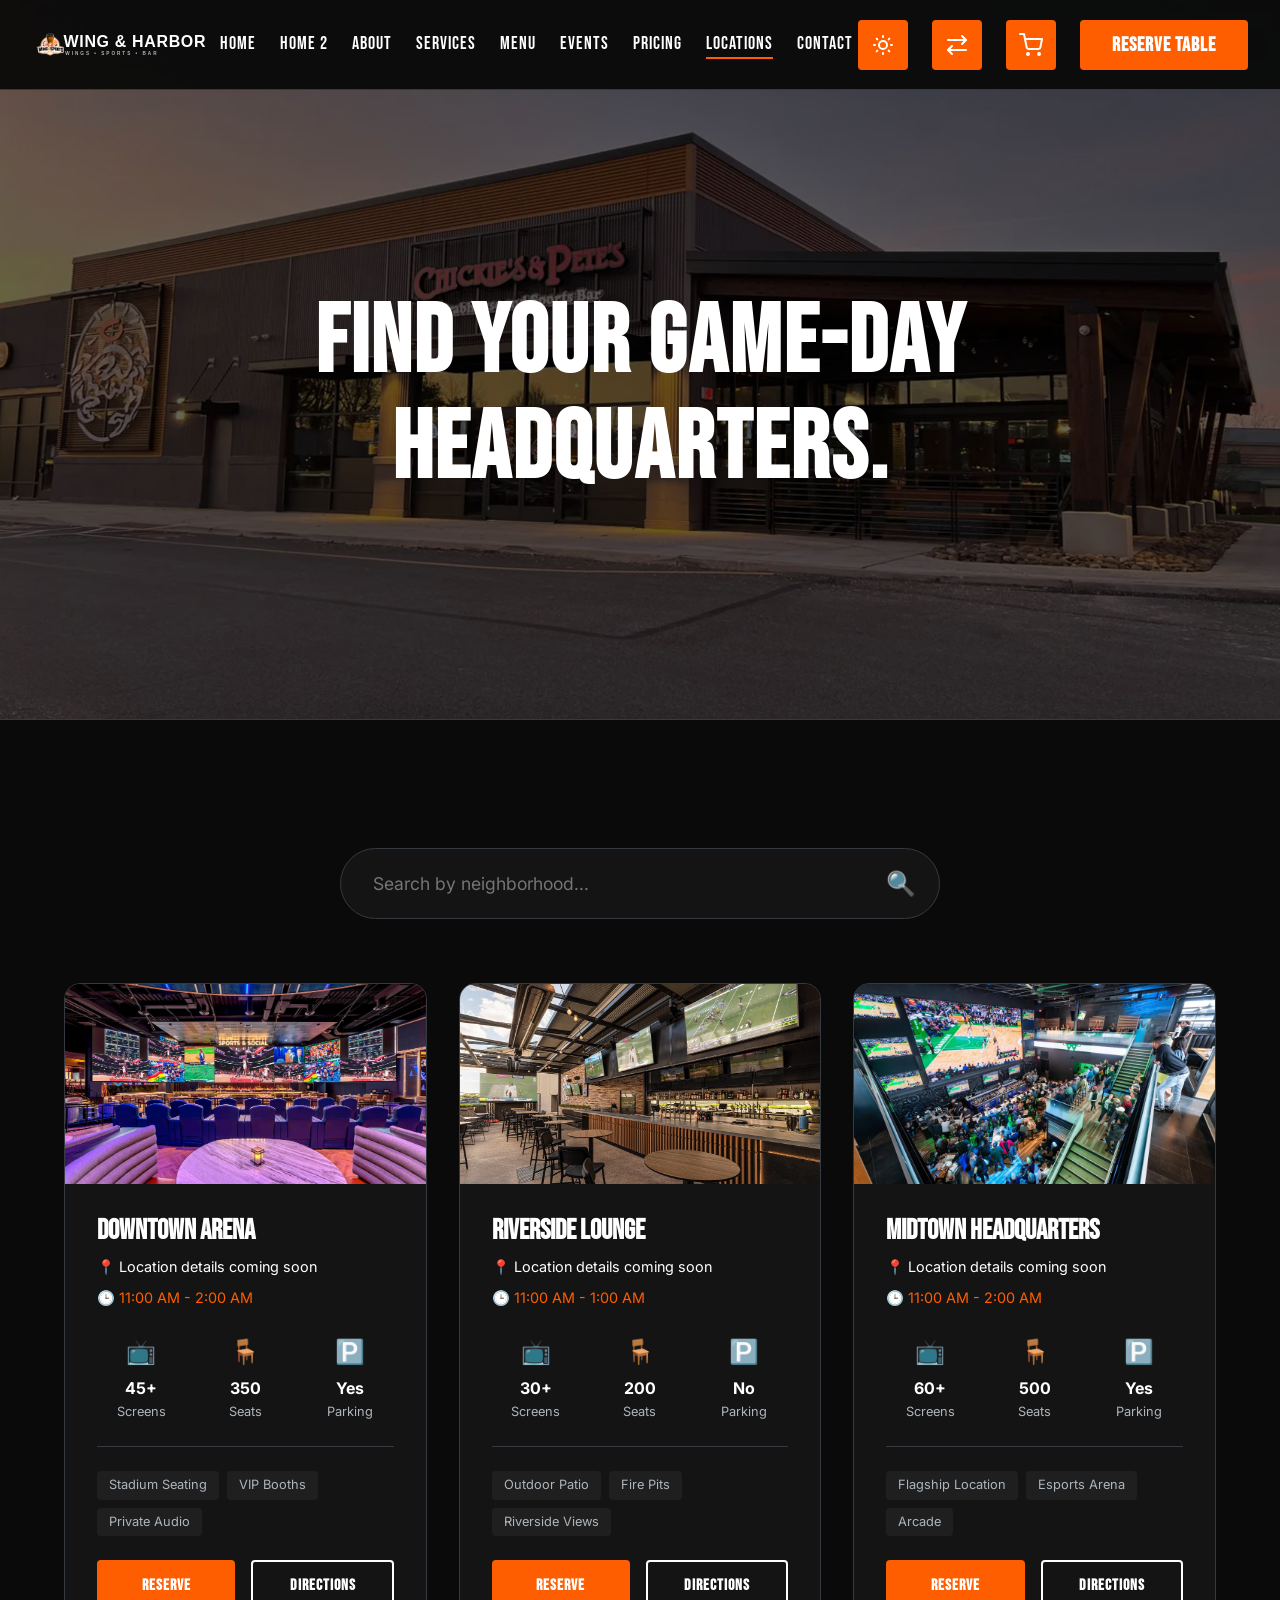
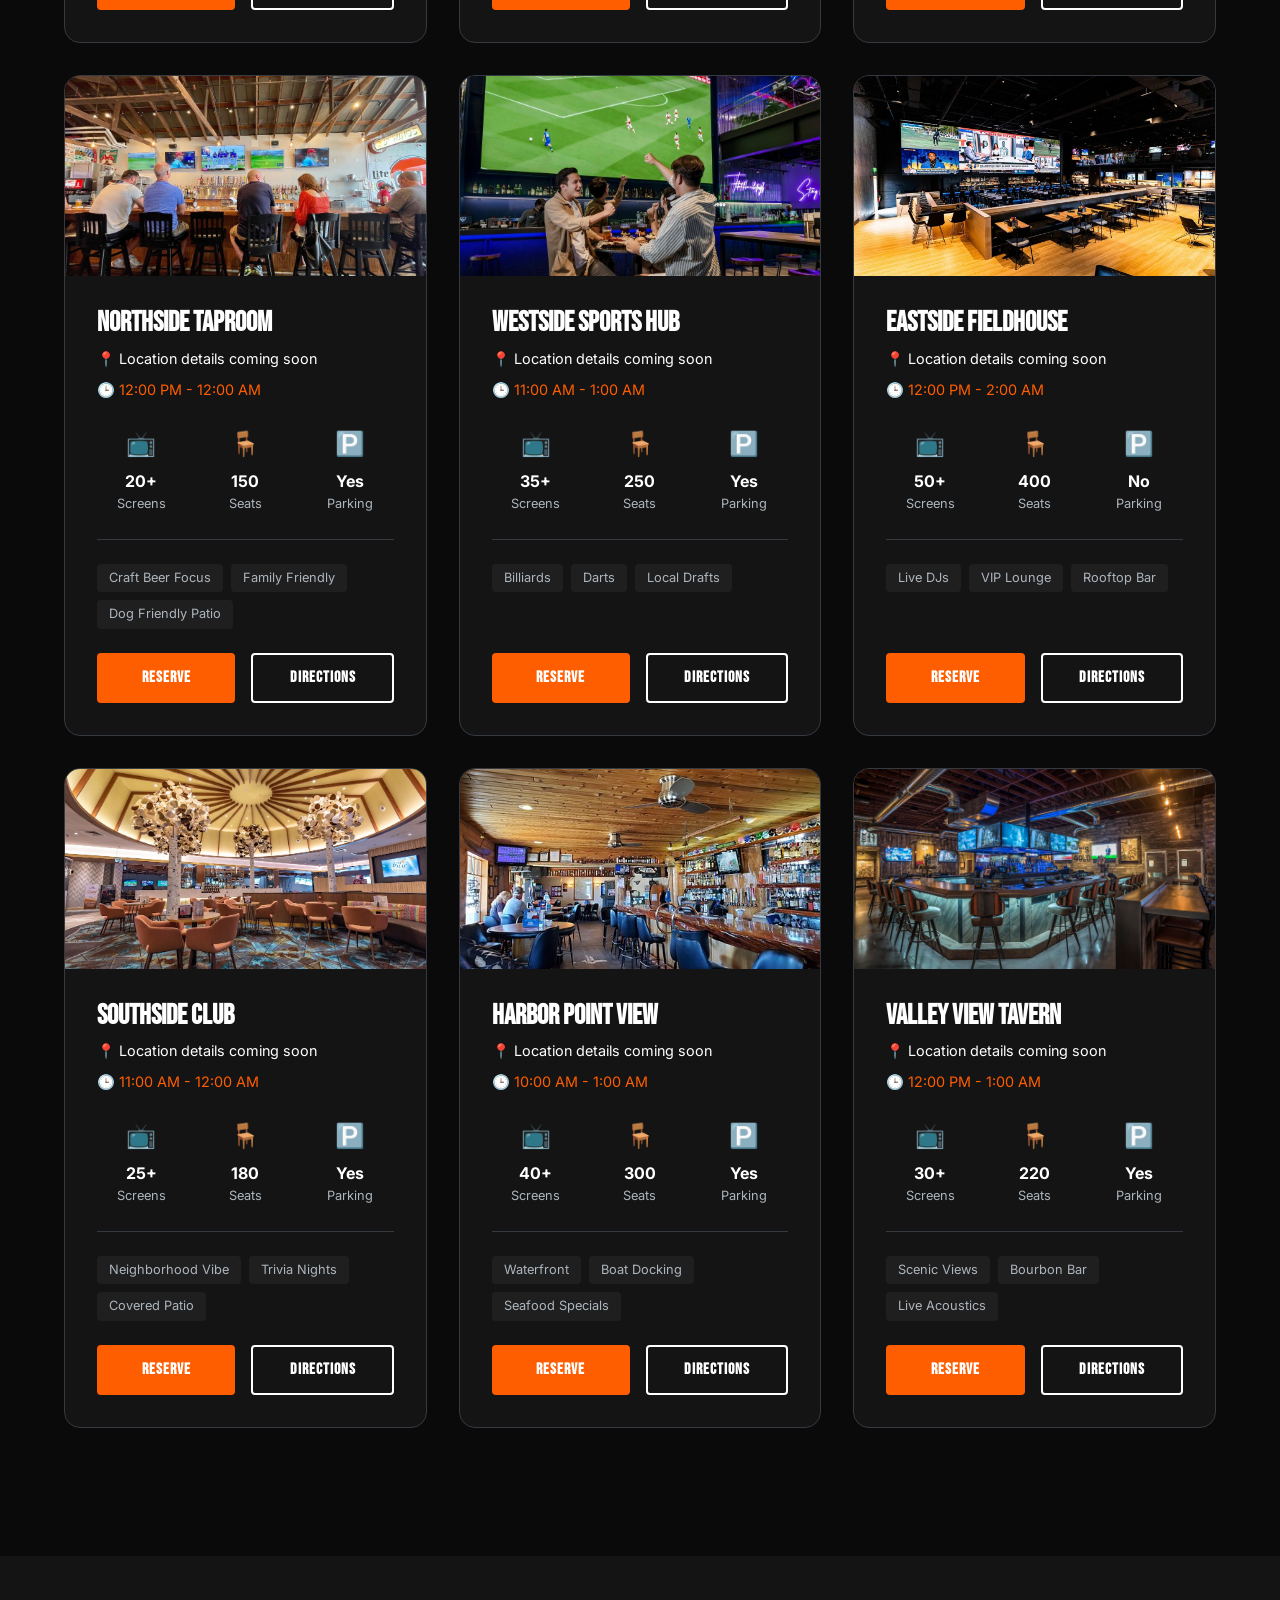
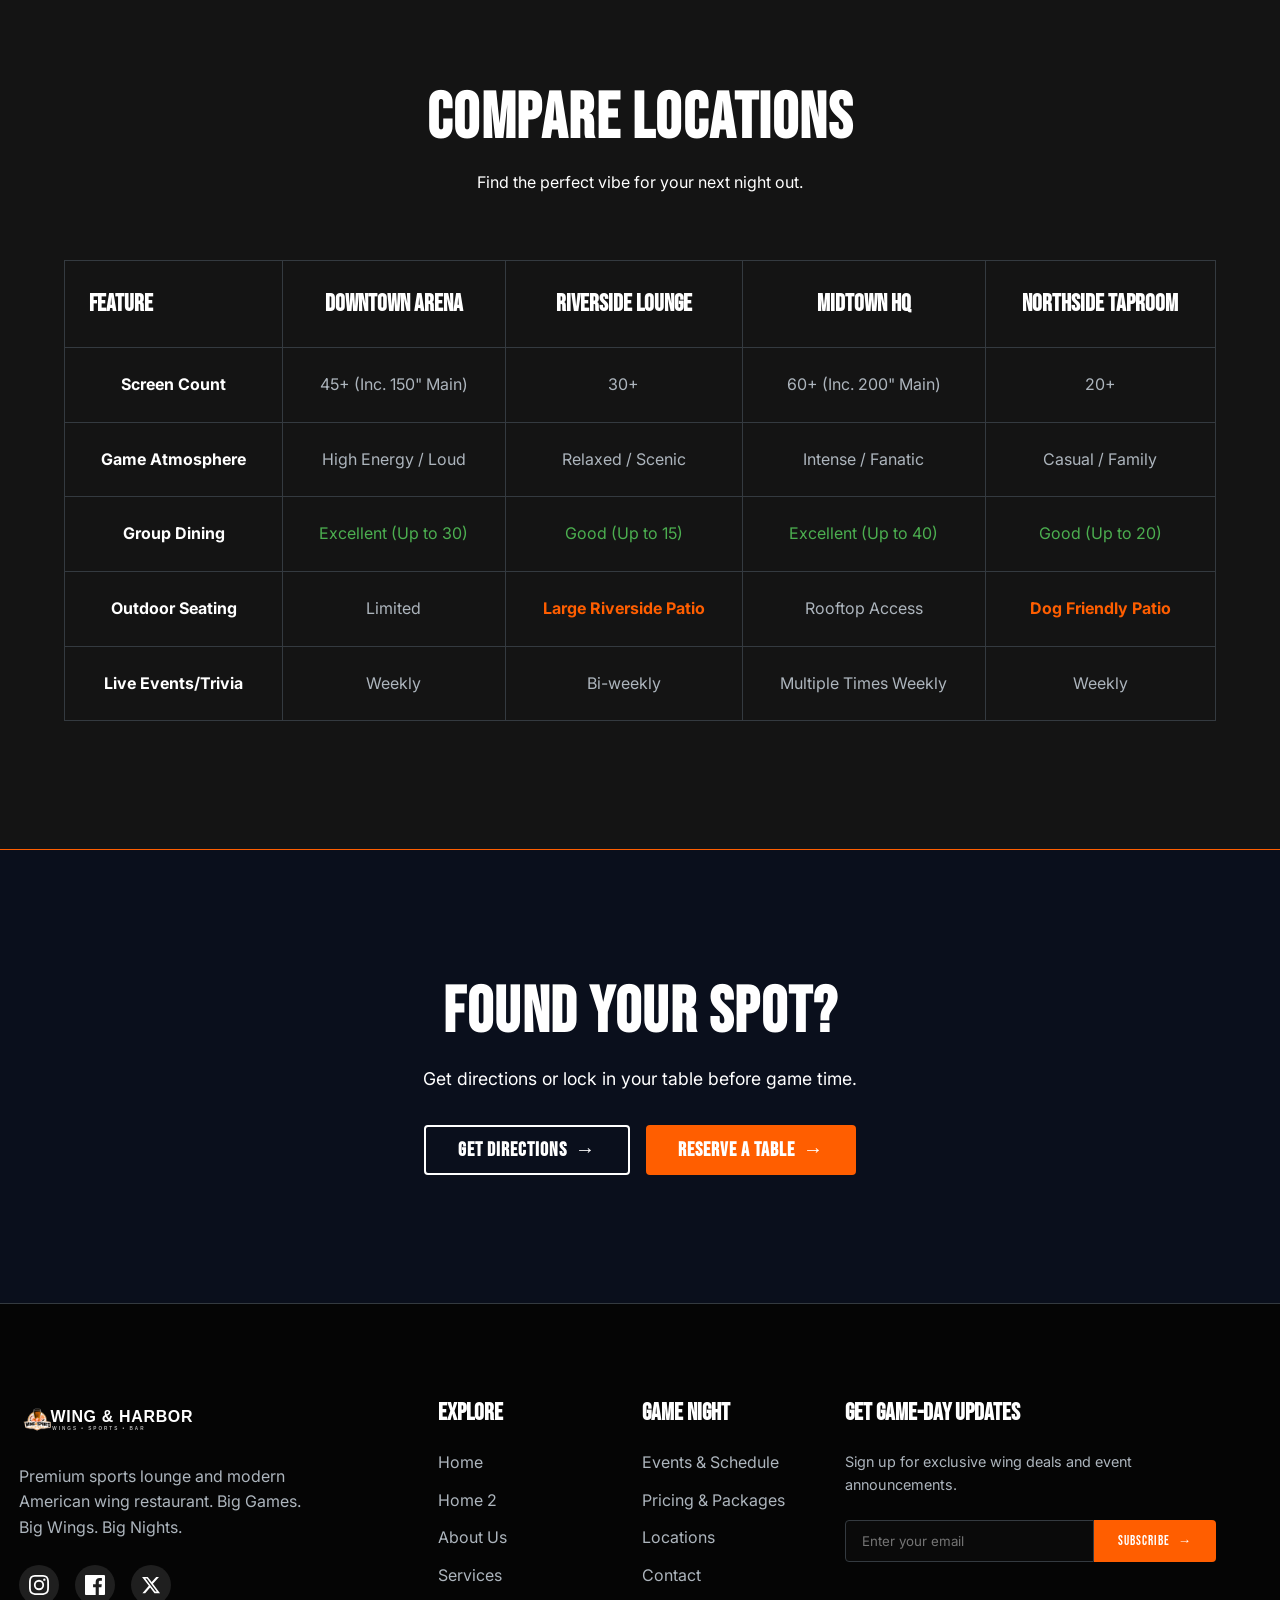
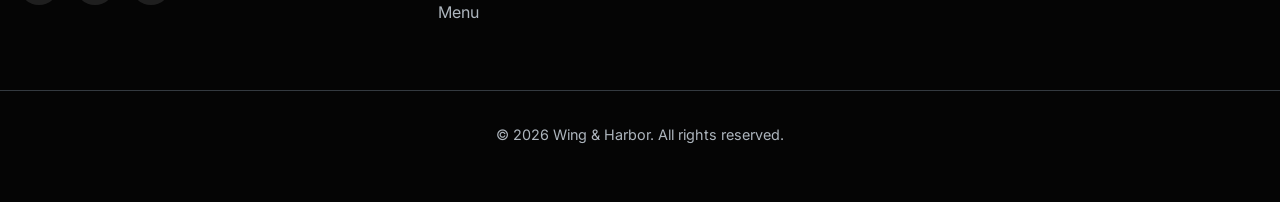
<file: locations.html>
<!DOCTYPE html>
<html lang="en" data-theme="dark" dir="ltr">
<head>
  <meta charset="UTF-8">
  <meta name="viewport" content="width=device-width, initial-scale=1.0">
  <title>Wing & Harbor | Locations</title>
  <meta name="description" content="Find Your Game-Day Headquarters.">
  
  <link rel="preconnect" href="https://fonts.googleapis.com">
  <link rel="preconnect" href="https://fonts.gstatic.com" crossorigin>
  <link href="https://fonts.googleapis.com/css2?family=Bebas+Neue&family=Inter:wght@400;600;700&family=Oswald:wght@500;700&display=swap" rel="stylesheet">
  
  <link rel="stylesheet" href="assets/css/style.css">
  <link rel="stylesheet" href="assets/css/responsive.css">
  
  <style>
    /* Locations Page Specific Styles */
    
    /* 01 - Hero */
    .loc-hero {
      height: 80vh; min-height: 600px;
      position: relative; display: flex; align-items: center; justify-content: center;
      text-align: center; padding-top: var(--header-height);
      background: url('assets/images/location.png') center/cover no-repeat; border-bottom: 1px solid var(--border-color);
    }
    .loc-hero::before { content: ''; position: absolute; inset: 0; background: rgba(0,0,0,0.6); z-index: 1; }
    .loc-hero-content { position: relative; z-index: 2; max-width: 800px; padding: 0 5%; }
    .loc-hero h1 { color: #ffffff !important; margin-bottom: 1rem; }
    
    /* 02 - Location Finder */
    .loc-finder-section { background: var(--bg-primary); }
    .search-container { max-width: 600px; margin: 0 auto 4rem; position: relative; }
    .search-input {
      width: 100%; padding: 1.5rem 2rem; padding-right: 4rem; font-size: 1.1rem;
      border-radius: 50px; border: 1px solid var(--border-color); background: var(--bg-secondary);
      color: var(--text-primary); outline: none; transition: border-color var(--transition-fast);
    }
    [dir="rtl"] .search-input { padding-right: 2rem; padding-left: 4rem; }
    .search-input:focus { border-color: var(--accent-primary); }
    .search-icon { position: absolute; right: 1.5rem; top: 50%; transform: translateY(-50%); font-size: 1.5rem; color: var(--text-secondary); }
    [dir="rtl"] .search-icon { right: auto; left: 1.5rem; }
    
    .location-grid {
      display: flex; flex-wrap: wrap; justify-content: center; gap: 2rem;
    }
    
    .location-card {
      background: var(--bg-secondary); border-radius: var(--radius-lg); overflow: hidden;
      border: 1px solid var(--border-color); display: flex; flex-direction: column;
      width: 100%; max-width: 450px;
    }
    @media (min-width: 768px) {
      .location-card { width: calc(50% - 1rem); max-width: none; }
    }
    @media (min-width: 1025px) {
      .location-card { width: calc(33.333% - 1.34rem); max-width: none; }
    }
    .loc-img { height: 200px; }
    .loc-img img { width: 100%; height: 100%; object-fit: cover; }
    .loc-info { padding: 2rem; flex: 1; display: flex; flex-direction: column; }
    .loc-info h3 { font-size: 1.75rem; margin-bottom: 0.5rem; }
    
    .loc-stats {
      display: grid; grid-template-columns: repeat(3, 1fr); gap: 1rem;
      margin-bottom: 1.5rem; padding-bottom: 1.5rem; border-bottom: 1px solid var(--border-color);
    }
    .loc-stat-item { display: flex; flex-direction: column; align-items: center; text-align: center; }
    
    .loc-feature-pill {
      background: var(--bg-tertiary); padding: 0.25rem 0.75rem; border-radius: var(--radius-sm);
      font-size: 0.8rem; color: var(--text-secondary);
    }
    
    /* 03 - Location Comparison */
    .loc-compare-section { background: var(--bg-secondary); overflow-x: auto; }
    .compare-table { width: 100%; min-width: 800px; border-collapse: collapse; border: 1px solid var(--border-color); }
    .compare-table th, .compare-table td { padding: 1.5rem; text-align: center; border: 1px solid var(--border-color); }
    .compare-table th.feature-col { text-align: left; }
    [dir="rtl"] .compare-table th.feature-col { text-align: right; }
    .compare-table th { font-family: var(--font-heading); font-size: 1.5rem; color: var(--text-primary); white-space: nowrap; }
    .compare-table td { color: var(--text-secondary); }
    .compare-table tr:hover { background: var(--bg-tertiary); }
    
    /* 04 - Location CTA */
    .loc-cta-section { padding: 8rem 5%; text-align: center; background: #0a0f1c; color: #fff; border-top: 1px solid var(--accent-primary); }
    .loc-cta-section h2, .loc-cta-section p { color: #fff !important; }
    
    .loc-cta-buttons {
      display: flex; gap: 1rem; justify-content: center; flex-wrap: wrap;
    }
    .loc-cta-buttons .btn-outline:hover {
      background-color: #fff !important;
      color: #0a0f1c !important;
    }
    @media (min-width: 1024px) {
      .loc-cta-buttons { flex-wrap: nowrap; }
      .loc-cta-buttons .btn { white-space: nowrap; }
    }
  </style>
<link rel="icon" type="image/png" href="assets/images/website-logo.png">
</head>
<body>

  <!-- Overlay for mobile menu -->
  <div class="overlay"></div>

  <!-- Mobile Menu -->
  <nav class="mobile-menu">
    <div class="mobile-nav-links">
      <a href="index.html" class="mobile-nav-link">Home</a>
      <a href="home-2.html" class="mobile-nav-link">Home 2</a>
      <a href="about.html" class="mobile-nav-link">About</a>
      <a href="services.html" class="mobile-nav-link">Services</a>
      <a href="menu.html" class="mobile-nav-link">Menu</a>
      <a href="events.html" class="mobile-nav-link">Events</a>
      <a href="pricing.html" class="mobile-nav-link">Pricing</a>
      <a href="locations.html" class="mobile-nav-link text-accent">Locations</a>
      <a href="contact.html" class="mobile-nav-link">Contact</a>
    </div>
    <div class="mobile-actions">
      <div class="mobile-controls">
        <button class="icon-btn theme-toggle" aria-label="Toggle Theme"><svg class="theme-toggle-icon" width="24" height="24" fill="none" viewBox="0 0 24 24"></svg></button>
        <button class="icon-btn rtl-toggle" aria-label="Toggle RTL"><svg class="rtl-icon" width="24" height="24" viewBox="0 0 24 24" fill="none" stroke="currentColor" stroke-width="2" stroke-linecap="round" stroke-linejoin="round"><path d="M17 3l4 4-4 4"/><path d="M3 7h18"/><path d="M7 21l-4-4 4-4"/><path d="M21 17H3"/></svg></button>
        <button class="icon-btn cart-btn" aria-label="Cart">
          <svg width="24" height="24" viewBox="0 0 24 24" fill="none" stroke="currentColor" stroke-width="2" stroke-linecap="round" stroke-linejoin="round"><circle cx="9" cy="21" r="1"></circle><circle cx="20" cy="21" r="1"></circle><path d="M1 1h4l2.68 13.39a2 2 0 0 0 2 1.61h9.72a2 2 0 0 0 2-1.61L23 6H6"></path></svg>
        </button>
      </div>
      <button class="btn btn-primary w-100" data-popup="reservation-popup">Reserve Table</button>
    </div>
  </nav>

  <!-- Global Navbar -->
  <header class="navbar">
    <div class="nav-container">
      <a href="index.html" class="nav-logo"><img src="logo.svg" alt="Wing & Harbor Logo" /></a>
      <ul class="nav-links">
        <li><a href="index.html" class="nav-link">Home</a></li>
        <li><a href="home-2.html" class="nav-link">Home 2</a></li>
        <li><a href="about.html" class="nav-link">About</a></li>
        <li><a href="services.html" class="nav-link">Services</a></li>
        <li><a href="menu.html" class="nav-link">Menu</a></li>
        <li><a href="events.html" class="nav-link">Events</a></li>
        <li><a href="pricing.html" class="nav-link">Pricing</a></li>
        <li><a href="locations.html" class="nav-link active">Locations</a></li>
        <li><a href="contact.html" class="nav-link">Contact</a></li>
      </ul>
      <div class="nav-actions">
        <button class="icon-btn theme-toggle" aria-label="Toggle Theme"><svg class="theme-toggle-icon" width="24" height="24" fill="none" viewBox="0 0 24 24"></svg></button>
        <button class="icon-btn rtl-toggle" aria-label="Toggle RTL"><svg class="rtl-icon" width="24" height="24" viewBox="0 0 24 24" fill="none" stroke="currentColor" stroke-width="2" stroke-linecap="round" stroke-linejoin="round"><path d="M17 3l4 4-4 4"/><path d="M3 7h18"/><path d="M7 21l-4-4 4-4"/><path d="M21 17H3"/></svg></button>
        <button class="icon-btn cart-btn" aria-label="Cart">
          <svg width="24" height="24" viewBox="0 0 24 24" fill="none" stroke="currentColor" stroke-width="2" stroke-linecap="round" stroke-linejoin="round"><circle cx="9" cy="21" r="1"></circle><circle cx="20" cy="21" r="1"></circle><path d="M1 1h4l2.68 13.39a2 2 0 0 0 2 1.61h9.72a2 2 0 0 0 2-1.61L23 6H6"></path></svg>
        </button>
        <button class="btn btn-primary" data-popup="reservation-popup">Reserve Table</button>
        <button class="hamburger" aria-label="Menu"><span></span><span></span><span></span></button>
      </div>
    </div>
  </header>

  <main>
    <!-- 01 - HERO -->
    <section class="loc-hero">
      <div class="loc-hero-content">
        <h1>FIND YOUR GAME-DAY HEADQUARTERS.</h1>
      </div>
    </section>

    <!-- 02 - LOCATION FINDER -->
    <section class="section-padding loc-finder-section">
      <div class="container">
        <div class="search-container">
          <input type="text" id="location-search" class="search-input" placeholder="Search by neighborhood...">
          <span class="search-icon">🔍</span>
        </div>
        
        <div class="location-grid" id="location-results">
          <!-- Populated by JS -->
        </div>
      </div>
    </section>

    <!-- 03 - LOCATION EXPERIENCE (COMPARISON) -->
    <section class="section-padding loc-compare-section">
      <div class="container text-center" style="margin-bottom: 4rem;">
        <h2>Compare Locations</h2>
        <p>Find the perfect vibe for your next night out.</p>
      </div>
      
      <div class="container">
        <table class="compare-table">
          <thead>
            <tr>
              <th class="feature-col">Feature</th>
              <th>Downtown Arena</th>
              <th>Riverside Lounge</th>
              <th>Midtown HQ</th>
              <th>Northside Taproom</th>
            </tr>
          </thead>
          <tbody>
            <tr>
              <td class="feature-col"><strong style="color: var(--text-primary);">Screen Count</strong></td>
              <td>45+ (Inc. 150" Main)</td>
              <td>30+</td>
              <td>60+ (Inc. 200" Main)</td>
              <td>20+</td>
            </tr>
            <tr>
              <td class="feature-col"><strong style="color: var(--text-primary);">Game Atmosphere</strong></td>
              <td>High Energy / Loud</td>
              <td>Relaxed / Scenic</td>
              <td>Intense / Fanatic</td>
              <td>Casual / Family</td>
            </tr>
            <tr>
              <td class="feature-col"><strong style="color: var(--text-primary);">Group Dining</strong></td>
              <td><span style="color: #4CAF50;">Excellent (Up to 30)</span></td>
              <td><span style="color: #4CAF50;">Good (Up to 15)</span></td>
              <td><span style="color: #4CAF50;">Excellent (Up to 40)</span></td>
              <td><span style="color: #4CAF50;">Good (Up to 20)</span></td>
            </tr>
            <tr>
              <td class="feature-col"><strong style="color: var(--text-primary);">Outdoor Seating</strong></td>
              <td>Limited</td>
              <td><span style="color: var(--accent-primary); font-weight: bold;">Large Riverside Patio</span></td>
              <td>Rooftop Access</td>
              <td><span style="color: var(--accent-primary); font-weight: bold;">Dog Friendly Patio</span></td>
            </tr>
            <tr>
              <td class="feature-col"><strong style="color: var(--text-primary);">Live Events/Trivia</strong></td>
              <td>Weekly</td>
              <td>Bi-weekly</td>
              <td>Multiple Times Weekly</td>
              <td>Weekly</td>
            </tr>
          </tbody>
        </table>
      </div>
    </section>

    <!-- 04 - LOCATION CTA -->
    <section class="loc-cta-section">
      <div class="container" style="max-width: 600px; margin: 0 auto;">
        <h2>Found Your Spot?</h2>
        <p style="font-size: 1.1rem; color: var(--text-secondary); margin-bottom: 2rem;">Get directions or lock in your table before game time.</p>
        
        <div class="loc-cta-buttons">
          <button class="btn btn-outline" style="color: #fff; border-color: #fff;" onclick="alert('Google Maps opening soon!')">Get Directions <span class="icon-right">→</span></button>
          <button class="btn btn-primary" data-popup="reservation-popup">Reserve a Table <span class="icon-right">→</span></button>
        </div>
      </div>
    </section>
  </main>

  <!-- Reservation Popup (Same as index.html) -->
  <div class="popup-wrapper" id="reservation-popup">
    <div class="popup-overlay"></div>
    <div class="popup-content">
      <button class="popup-close" aria-label="Close">✖</button>
      <h2 style="color: var(--accent-primary);">RESERVE YOUR GAME NIGHT</h2>
      <p style="margin-bottom: 2rem;">Book your table for the best view of the game.</p>
      
      <form id="res-form">
        <div class="form-row">
          <div class="form-group"><label class="form-label">Name</label><input type="text" class="form-control" placeholder="John Doe" required></div>
          <div class="form-group"><label class="form-label">Phone</label><input type="tel" class="form-control" placeholder="(555) 000-0000" required></div>
        </div>
        <div class="form-row">
          <div class="form-group"><label class="form-label">Date</label><input type="date" class="form-control" required></div>
          <div class="form-group"><label class="form-label">Time</label><input type="time" class="form-control" required></div>
        </div>
        <div class="form-row">
          <div class="form-group">
            <label class="form-label">Guests</label>
            <select class="form-control"><option>1-2 People</option><option>3-4 People</option><option>5-6 People</option><option>7-10 People</option><option>10+ (Contact Us)</option></select>
          </div>
          <div class="form-group">
            <label class="form-label">Location</label>
            <select class="form-control"><option>Downtown Arena</option><option>Riverside Lounge</option><option>Midtown Headquarters</option><option>Northside Taproom</option></select>
          </div>
        </div>
        <button type="button" class="btn btn-primary w-100" style="width: 100%; margin-top: 1rem;" onclick="alert('Reservation requested! (Frontend Demo)')">Check Availability <span class="icon-right">→</span></button>
      </form>
    </div>
  </div>

  <!-- Global Footer -->
  <footer class="footer">
    <!-- Same as index.html -->
    <div class="container footer-grid">
      <div class="footer-brand">
        <div class="nav-logo"><img src="logo.svg" alt="Wing & Harbor Logo" /></div>
        <p>Premium sports lounge and modern American wing restaurant. Big Games. Big Wings. Big Nights.</p>
        <div class="footer-socials">
          <a href="#" class="social-link" aria-label="Instagram"><svg width="20" height="20" fill="currentColor" viewBox="0 0 24 24"><path d="M12 2.163c3.204 0 3.584.012 4.85.07 3.252.148 4.771 1.691 4.919 4.919.058 1.265.069 1.645.069 4.849 0 3.205-.012 3.584-.069 4.849-.149 3.225-1.664 4.771-4.919 4.919-1.266.058-1.644.07-4.85.07-3.204 0-3.584-.012-4.849-.07-3.26-.149-4.771-1.699-4.919-4.92-.058-1.265-.07-1.644-.07-4.849 0-3.204.013-3.583.07-4.849.149-3.227 1.664-4.771 4.919-4.919 1.266-.057 1.645-.069 4.849-.069zM12 0C8.741 0 8.333.014 7.053.072 2.695.272.273 2.69.073 7.052.014 8.333 0 8.741 0 12c0 3.259.014 3.668.072 4.948.2 4.358 2.618 6.78 6.98 6.98C8.333 23.986 8.741 24 12 24c3.259 0 3.668-.014 4.948-.072 4.354-.2 6.782-2.618 6.979-6.98.059-1.28.073-1.689.073-4.948 0-3.259-.014-3.667-.072-4.947-.196-4.354-2.617-6.78-6.979-6.98C15.668.014 15.259 0 12 0zm0 5.838a6.162 6.162 0 100 12.324 6.162 6.162 0 000-12.324zM12 16a4 4 0 110-8 4 4 0 010 8zm6.406-11.845a1.44 1.44 0 100 2.881 1.44 1.44 0 000-2.881z"/></svg></a>
          <a href="#" class="social-link" aria-label="Facebook"><svg width="20" height="20" fill="currentColor" viewBox="0 0 24 24"><path d="M22.675 0H1.325C.593 0 0 .593 0 1.325v21.351C0 23.407.593 24 1.325 24H12.82v-9.294H9.692v-3.622h3.128V8.413c0-3.1 1.893-4.788 4.659-4.788 1.325 0 2.463.099 2.795.143v3.24l-1.918.001c-1.504 0-1.795.715-1.795 1.763v2.313h3.587l-.467 3.622h-3.12V24h6.116c.73 0 1.323-.593 1.323-1.325V1.325C24 .593 23.407 0 22.675 0z"/></svg></a>
          <a href="#" class="social-link" aria-label="X"><svg width="20" height="20" fill="currentColor" viewBox="0 0 24 24"><path d="M18.244 2.25h3.308l-7.227 8.26 8.502 11.24H16.17l-5.214-6.817L4.99 21.75H1.68l7.73-8.835L1.254 2.25H8.08l4.713 6.231zm-1.161 17.52h1.833L7.084 4.126H5.117z"/></svg></a>
        </div>
      </div>
      <div>
        <h4 class="footer-title">Explore</h4>
        <div class="footer-links"><a href="index.html">Home</a><a href="home-2.html">Home 2</a><a href="about.html">About Us</a><a href="services.html">Services</a><a href="menu.html">Menu</a></div>
      </div>
      <div>
        <h4 class="footer-title">Game Night</h4>
        <div class="footer-links"><a href="events.html">Events & Schedule</a><a href="pricing.html">Pricing & Packages</a><a href="locations.html">Locations</a><a href="contact.html">Contact</a></div>
      </div>
      <div>
        <h4 class="footer-title">Get Game-Day Updates</h4>
        <p style="color: var(--text-secondary); font-size: 0.9rem;">Sign up for exclusive wing deals and event announcements.</p>
        <div class="newsletter-form">
          <input type="email" placeholder="Enter your email" aria-label="Email address"><button type="button">Subscribe <span class="icon-right">→</span></button>
        </div>
      </div>
    </div>
    <div class="container footer-bottom"><p>&copy; 2026 Wing & Harbor. All rights reserved.</p></div>
  </footer>

  <script src="assets/js/main.js"></script>
  <script src="assets/js/locations.js"></script>
</body>
</html>
</file>
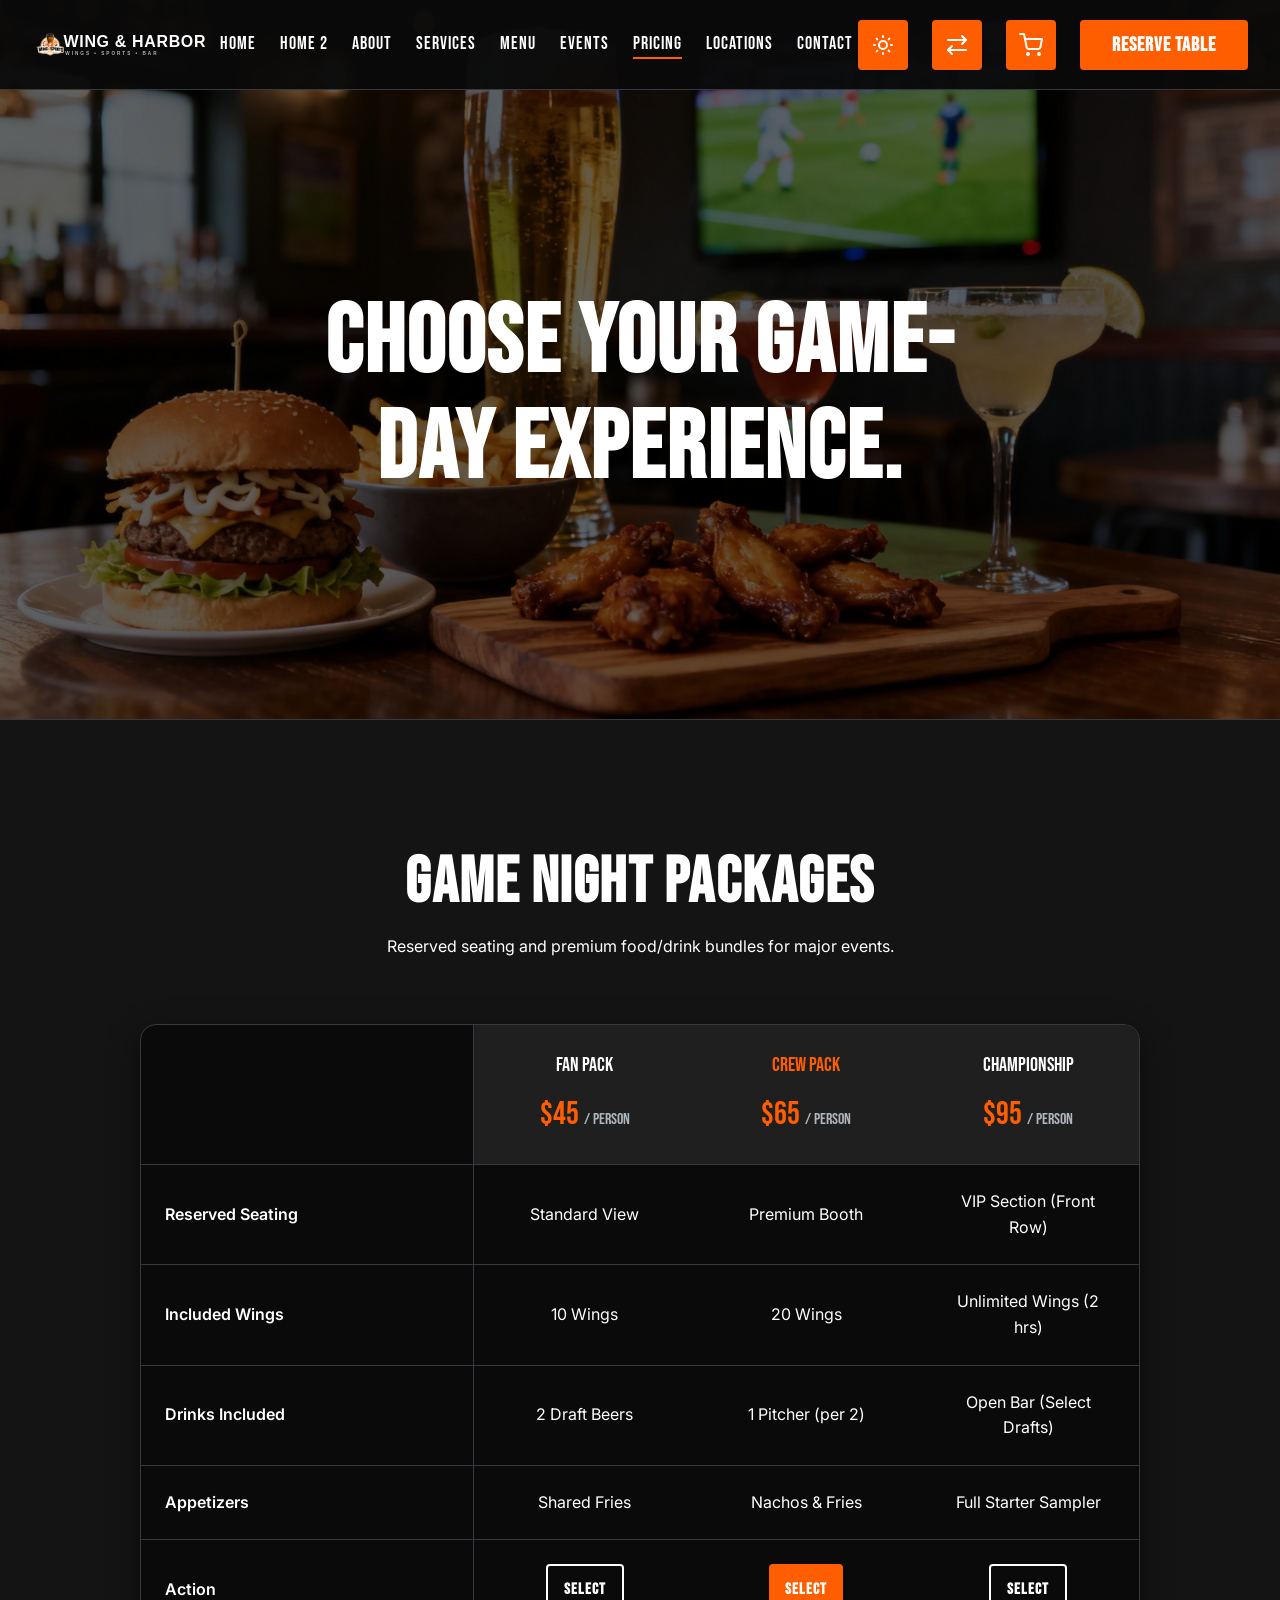
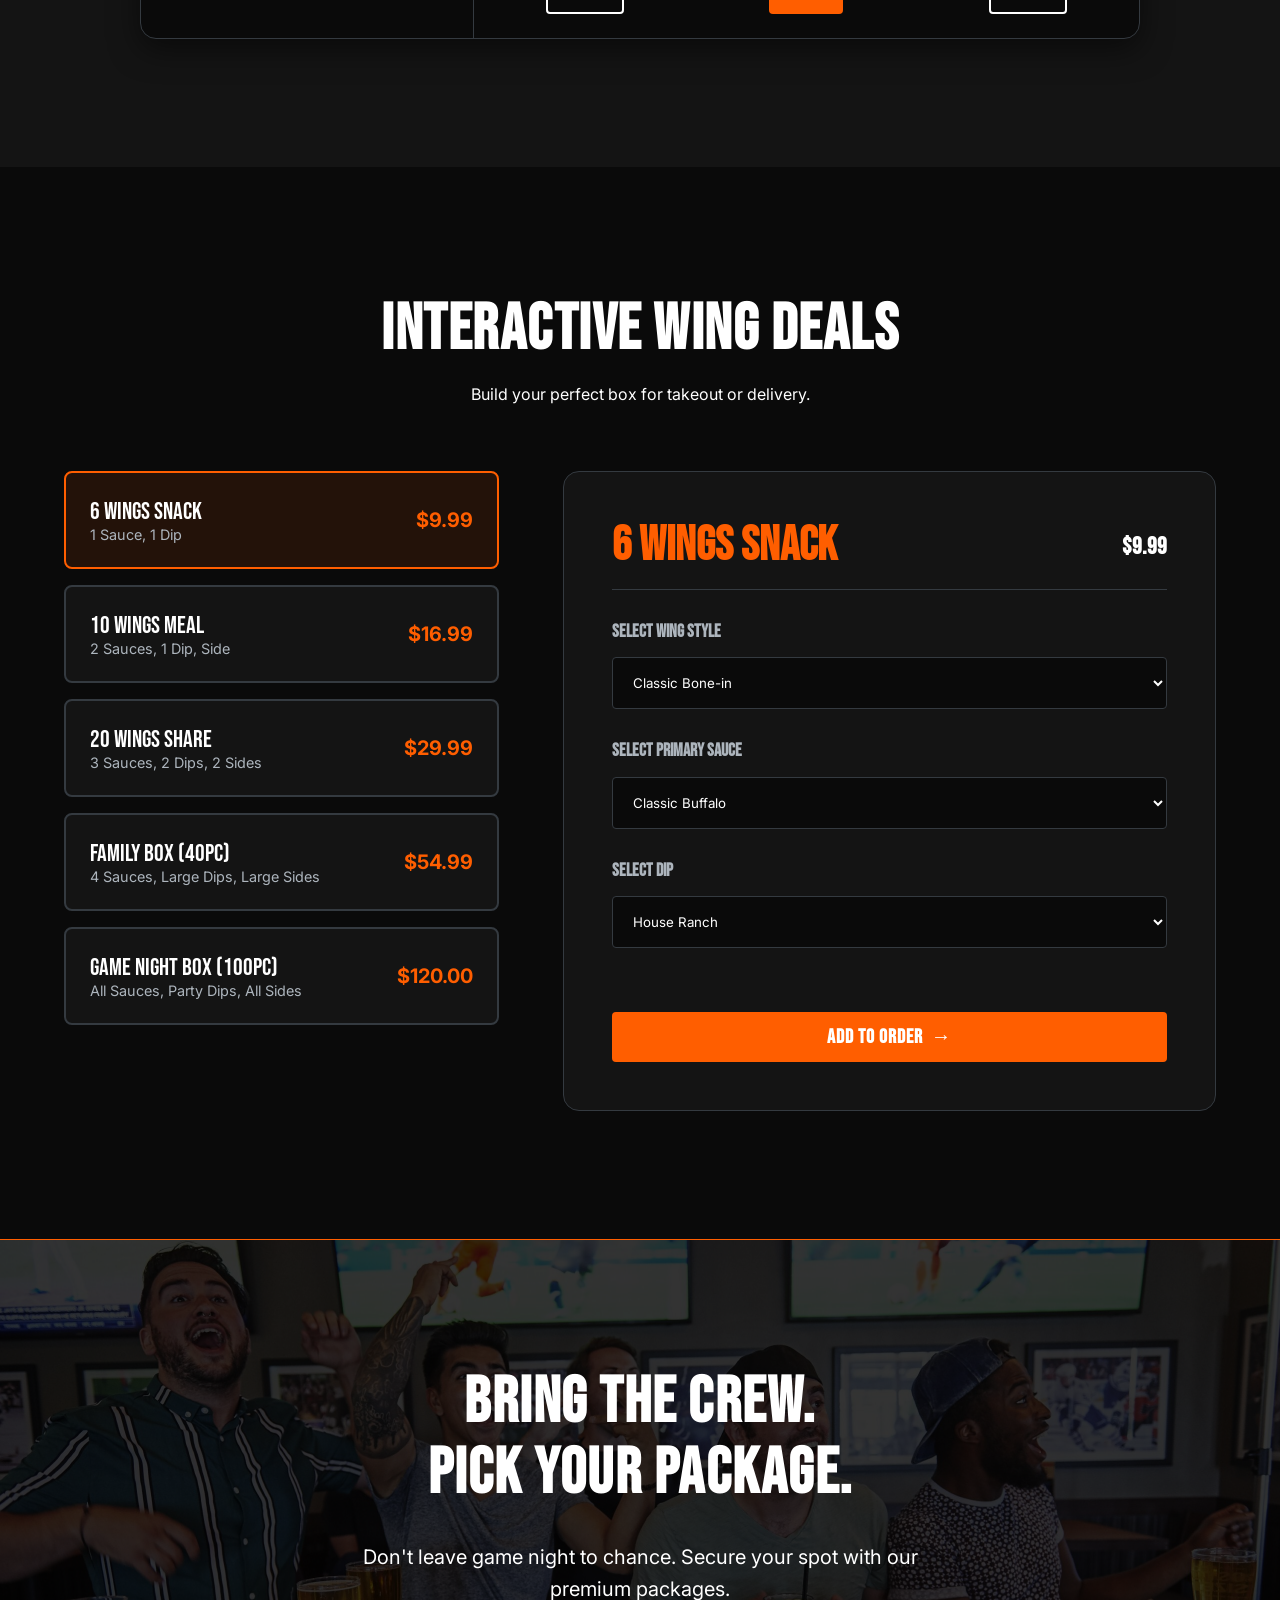
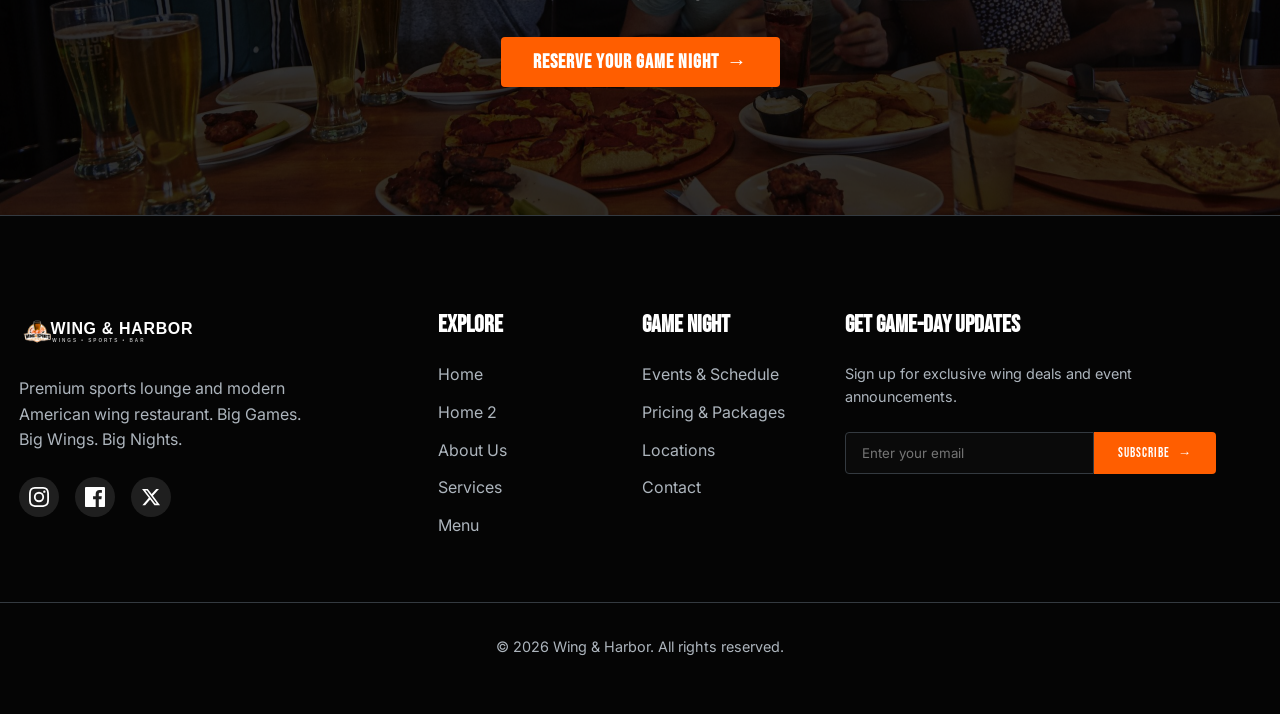
<file: pricing.html>
<!DOCTYPE html>
<html lang="en" data-theme="dark" dir="ltr">

<head>
  <meta charset="UTF-8">
  <meta name="viewport" content="width=device-width, initial-scale=1.0">
  <title>Wing & Harbor | Pricing</title>
  <meta name="description" content="Choose Your Game-Day Experience.">

  <link rel="preconnect" href="https://fonts.googleapis.com">
  <link rel="preconnect" href="https://fonts.gstatic.com" crossorigin>
  <link
    href="https://fonts.googleapis.com/css2?family=Bebas+Neue&family=Inter:wght@400;600;700&family=Oswald:wght@500;700&display=swap"
    rel="stylesheet">

  <link rel="stylesheet" href="assets/css/style.css">
  <link rel="stylesheet" href="assets/css/responsive.css">

  <style>
    /* Pricing Page Specific Styles */

    /* 01 - Hero */
    .pricing-hero {
      height: 80vh;
      min-height: 600px;
      position: relative;
      display: flex;
      align-items: center;
      justify-content: center;
      text-align: center;
      padding-top: var(--header-height);
      background: url('assets/images/pricing.png') center/cover no-repeat;
      border-bottom: 1px solid var(--border-color);
    }

    .pricing-hero::before {
      content: '';
      position: absolute;
      inset: 0;
      background: rgba(0, 0, 0, 0.6);
      z-index: 1;
    }

    .pricing-hero-content {
      position: relative;
      z-index: 2;
      max-width: 800px;
      padding: 0 5%;
    }

    .pricing-hero h1 {
      color: #ffffff !important;
      margin-bottom: 1rem;
    }

    /* 02 - Game Night Packages (Advanced Comparison) */
    .packages-section {
      background: var(--bg-secondary);
    }

    .packages-container {
      max-width: 1000px;
      margin: 0 auto;
      border: 1px solid var(--border-color);
      border-radius: var(--radius-lg);
      overflow-x: auto;
      overflow-y: hidden;
      box-shadow: var(--card-shadow);
      background: var(--bg-primary);
    }

    .package-row {
      display: grid;
      grid-template-columns: 1.5fr 1fr 1fr 1fr;
      border-bottom: 1px solid var(--border-color);
      transition: background var(--transition-fast);
      min-width: 800px;
    }

    .package-row:last-child {
      border-bottom: none;
    }

    .package-row:hover {
      background: var(--bg-tertiary);
    }

    .package-cell {
      padding: 1.5rem;
      display: flex;
      align-items: center;
      justify-content: center;
      text-align: center;
    }

    .package-cell.header-cell {
      background: var(--bg-tertiary);
      font-family: var(--font-heading);
      font-size: 1.25rem;
      flex-direction: column;
      gap: 0.5rem;
    }

    .package-cell.feature-name {
      justify-content: flex-start;
      text-align: left;
      font-weight: 600;
      color: var(--text-primary);
      border-right: 1px solid var(--border-color);
    }

    [dir="rtl"] .package-cell.feature-name {
      text-align: right;
      border-right: none;
      border-left: 1px solid var(--border-color);
    }

    .package-price {
      font-size: 2rem;
      color: var(--accent-primary);
    }

    /* 03 - Wing Deals */
    .deals-section {
      background: var(--bg-primary);
    }

    .deal-selector-container {
      display: grid;
      grid-template-columns: 1fr 1.5fr;
      gap: 4rem;
      align-items: stretch;
    }

    .deal-options {
      display: flex;
      flex-direction: column;
      gap: 1rem;
    }

    .deal-btn {
      padding: 1.5rem;
      background: var(--bg-secondary);
      border: 2px solid var(--border-color);
      border-radius: var(--radius-md);
      cursor: pointer;
      text-align: left;
      transition: all var(--transition-fast);
      display: flex;
      justify-content: space-between;
      align-items: center;
    }

    [dir="rtl"] .deal-btn {
      text-align: right;
    }

    .deal-btn:hover {
      border-color: var(--text-secondary);
    }

    .deal-btn.active {
      background: rgba(255, 94, 0, 0.1);
      border-color: var(--accent-primary);
    }

    .deal-btn-title {
      font-family: var(--font-heading);
      font-size: 1.5rem;
      color: var(--text-primary);
    }

    .deal-btn-price {
      font-weight: bold;
      font-size: 1.25rem;
      color: var(--accent-primary);
    }

    .deal-customizer {
      background: var(--bg-secondary);
      padding: 3rem;
      border-radius: var(--radius-lg);
      border: 1px solid var(--border-color);
      display: flex;
      flex-direction: column;
    }

    .customizer-step {
      margin-bottom: 2rem;
    }

    .customizer-step:last-child {
      margin-bottom: 0;
    }

    .customizer-step h4 {
      color: var(--text-secondary);
      font-size: 1.1rem;
      margin-bottom: 1rem;
    }

    /* 04 - Pricing CTA */
    .pricing-cta {
      padding: 8rem 5%;
      text-align: center;
      background: url('assets/images/Bring Everyone Together.png') center/cover no-repeat;
      position: relative;
      color: #fff;
      border-top: 1px solid var(--accent-primary);
    }

    .pricing-cta::before {
      content: '';
      position: absolute;
      inset: 0;
      background: rgba(0,0,0,0.8);
      z-index: 1;
    }

    .pricing-cta h2,
    .pricing-cta p {
      color: #fff !important;
    }

    .pricing-cta-content {
      position: relative;
      z-index: 2;
    }

    @media (max-width: 1024px) {
      .deal-selector-container {
        grid-template-columns: 1fr;
      }
    }
  </style>
  <link rel="icon" type="image/png" href="assets/images/website-logo.png">
</head>

<body>

  <!-- Overlay for mobile menu -->
  <div class="overlay"></div>

  <!-- Mobile Menu -->
  <nav class="mobile-menu">
    <div class="mobile-nav-links">
      <a href="index.html" class="mobile-nav-link">Home</a>
      <a href="home-2.html" class="mobile-nav-link">Home 2</a>
      <a href="about.html" class="mobile-nav-link">About</a>
      <a href="services.html" class="mobile-nav-link">Services</a>
      <a href="menu.html" class="mobile-nav-link">Menu</a>
      <a href="events.html" class="mobile-nav-link">Events</a>
      <a href="pricing.html" class="mobile-nav-link text-accent">Pricing</a>
      <a href="locations.html" class="mobile-nav-link">Locations</a>
      <a href="contact.html" class="mobile-nav-link">Contact</a>
    </div>
    <div class="mobile-actions">
      <div class="mobile-controls">
        <button class="icon-btn theme-toggle" aria-label="Toggle Theme"><svg class="theme-toggle-icon" width="24"
            height="24" fill="none" viewBox="0 0 24 24"></svg></button>
        <button class="icon-btn rtl-toggle" aria-label="Toggle RTL"><svg class="rtl-icon" width="24" height="24"
            viewBox="0 0 24 24" fill="none" stroke="currentColor" stroke-width="2" stroke-linecap="round"
            stroke-linejoin="round">
            <path d="M17 3l4 4-4 4" />
            <path d="M3 7h18" />
            <path d="M7 21l-4-4 4-4" />
            <path d="M21 17H3" />
          </svg></button>
        <button class="icon-btn cart-btn" aria-label="Cart">
          <svg width="24" height="24" viewBox="0 0 24 24" fill="none" stroke="currentColor" stroke-width="2"
            stroke-linecap="round" stroke-linejoin="round">
            <circle cx="9" cy="21" r="1"></circle>
            <circle cx="20" cy="21" r="1"></circle>
            <path d="M1 1h4l2.68 13.39a2 2 0 0 0 2 1.61h9.72a2 2 0 0 0 2-1.61L23 6H6"></path>
          </svg>
        </button>
      </div>
      <button class="btn btn-primary w-100" data-popup="reservation-popup">Reserve Table</button>
    </div>
  </nav>

  <!-- Global Navbar -->
  <header class="navbar">
    <div class="nav-container">
      <a href="index.html" class="nav-logo"><img src="logo.svg" alt="Wing & Harbor Logo" /></a>
      <ul class="nav-links">
        <li><a href="index.html" class="nav-link">Home</a></li>
        <li><a href="home-2.html" class="nav-link">Home 2</a></li>
        <li><a href="about.html" class="nav-link">About</a></li>
        <li><a href="services.html" class="nav-link">Services</a></li>
        <li><a href="menu.html" class="nav-link">Menu</a></li>
        <li><a href="events.html" class="nav-link">Events</a></li>
        <li><a href="pricing.html" class="nav-link active">Pricing</a></li>
        <li><a href="locations.html" class="nav-link">Locations</a></li>
        <li><a href="contact.html" class="nav-link">Contact</a></li>
      </ul>
      <div class="nav-actions">
        <button class="icon-btn theme-toggle" aria-label="Toggle Theme"><svg class="theme-toggle-icon" width="24"
            height="24" fill="none" viewBox="0 0 24 24"></svg></button>
        <button class="icon-btn rtl-toggle" aria-label="Toggle RTL"><svg class="rtl-icon" width="24" height="24"
            viewBox="0 0 24 24" fill="none" stroke="currentColor" stroke-width="2" stroke-linecap="round"
            stroke-linejoin="round">
            <path d="M17 3l4 4-4 4" />
            <path d="M3 7h18" />
            <path d="M7 21l-4-4 4-4" />
            <path d="M21 17H3" />
          </svg></button>
        <button class="icon-btn cart-btn" aria-label="Cart">
          <svg width="24" height="24" viewBox="0 0 24 24" fill="none" stroke="currentColor" stroke-width="2"
            stroke-linecap="round" stroke-linejoin="round">
            <circle cx="9" cy="21" r="1"></circle>
            <circle cx="20" cy="21" r="1"></circle>
            <path d="M1 1h4l2.68 13.39a2 2 0 0 0 2 1.61h9.72a2 2 0 0 0 2-1.61L23 6H6"></path>
          </svg>
        </button>
        <button class="btn btn-primary" data-popup="reservation-popup">Reserve Table</button>
        <button class="hamburger" aria-label="Menu"><span></span><span></span><span></span></button>
      </div>
    </div>
  </header>

  <main>
    <!-- 01 - HERO -->
    <section class="pricing-hero">
      <div class="pricing-hero-content">
        <h1>CHOOSE YOUR GAME-DAY EXPERIENCE.</h1>
      </div>
    </section>

    <!-- 02 - GAME NIGHT PACKAGES -->
    <section class="section-padding packages-section">
      <div class="container text-center" style="margin-bottom: 4rem;">
        <h2>Game Night Packages</h2>
        <p>Reserved seating and premium food/drink bundles for major events.</p>
      </div>

      <div class="container">
        <div class="packages-container">
          <div class="package-row">
            <div class="package-cell header-cell"
              style="background: transparent; border-right: 1px solid var(--border-color);"></div>
            <div class="package-cell header-cell">
              <span style="color: var(--text-primary);">FAN PACK</span>
              <span class="package-price">$45 <span style="font-size: 1rem; color: var(--text-secondary);">/
                  person</span></span>
            </div>
            <div class="package-cell header-cell">
              <span style="color: var(--accent-primary);">CREW PACK</span>
              <span class="package-price">$65 <span style="font-size: 1rem; color: var(--text-secondary);">/
                  person</span></span>
            </div>
            <div class="package-cell header-cell">
              <span style="color: var(--text-primary);">CHAMPIONSHIP</span>
              <span class="package-price">$95 <span style="font-size: 1rem; color: var(--text-secondary);">/
                  person</span></span>
            </div>
          </div>

          <div class="package-row">
            <div class="package-cell feature-name">Reserved Seating</div>
            <div class="package-cell">Standard View</div>
            <div class="package-cell">Premium Booth</div>
            <div class="package-cell">VIP Section (Front Row)</div>
          </div>
          <div class="package-row">
            <div class="package-cell feature-name">Included Wings</div>
            <div class="package-cell">10 Wings</div>
            <div class="package-cell">20 Wings</div>
            <div class="package-cell">Unlimited Wings (2 hrs)</div>
          </div>
          <div class="package-row">
            <div class="package-cell feature-name">Drinks Included</div>
            <div class="package-cell">2 Draft Beers</div>
            <div class="package-cell">1 Pitcher (per 2)</div>
            <div class="package-cell">Open Bar (Select Drafts)</div>
          </div>
          <div class="package-row">
            <div class="package-cell feature-name">Appetizers</div>
            <div class="package-cell">Shared Fries</div>
            <div class="package-cell">Nachos & Fries</div>
            <div class="package-cell">Full Starter Sampler</div>
          </div>
          <div class="package-row">
            <div class="package-cell feature-name">Action</div>
            <div class="package-cell"><button class="btn btn-outline" style="padding: 0.5rem 1rem; font-size: 1rem;"
                data-popup="reservation-popup">Select</button></div>
            <div class="package-cell"><button class="btn btn-primary" style="padding: 0.5rem 1rem; font-size: 1rem;"
                data-popup="reservation-popup">Select</button></div>
            <div class="package-cell"><button class="btn btn-outline" style="padding: 0.5rem 1rem; font-size: 1rem;"
                data-popup="reservation-popup">Select</button></div>
          </div>
        </div>
      </div>
    </section>

    <!-- 03 - WING DEALS -->
    <section class="section-padding deals-section">
      <div class="container text-center" style="margin-bottom: 4rem;">
        <h2>Interactive Wing Deals</h2>
        <p>Build your perfect box for takeout or delivery.</p>
      </div>

      <div class="container deal-selector-container">
        <div class="deal-options">
          <button class="deal-btn active" data-deal="6">
            <div>
              <div class="deal-btn-title">6 Wings Snack</div>
              <div style="font-size: 0.9rem; color: var(--text-secondary);">1 Sauce, 1 Dip</div>
            </div>
            <div class="deal-btn-price">$9.99</div>
          </button>
          <button class="deal-btn" data-deal="10">
            <div>
              <div class="deal-btn-title">10 Wings Meal</div>
              <div style="font-size: 0.9rem; color: var(--text-secondary);">2 Sauces, 1 Dip, Side</div>
            </div>
            <div class="deal-btn-price">$16.99</div>
          </button>
          <button class="deal-btn" data-deal="20">
            <div>
              <div class="deal-btn-title">20 Wings Share</div>
              <div style="font-size: 0.9rem; color: var(--text-secondary);">3 Sauces, 2 Dips, 2 Sides</div>
            </div>
            <div class="deal-btn-price">$29.99</div>
          </button>
          <button class="deal-btn" data-deal="family">
            <div>
              <div class="deal-btn-title">Family Box (40pc)</div>
              <div style="font-size: 0.9rem; color: var(--text-secondary);">4 Sauces, Large Dips, Large Sides</div>
            </div>
            <div class="deal-btn-price">$54.99</div>
          </button>
          <button class="deal-btn" data-deal="game">
            <div>
              <div class="deal-btn-title">Game Night Box (100pc)</div>
              <div style="font-size: 0.9rem; color: var(--text-secondary);">All Sauces, Party Dips, All Sides</div>
            </div>
            <div class="deal-btn-price">$120.00</div>
          </button>
        </div>

        <div class="deal-customizer">
          <div
            style="display: flex; justify-content: space-between; align-items: center; margin-bottom: 2rem; padding-bottom: 1rem; border-bottom: 1px solid var(--border-color);">
            <h3 id="customizer-title" style="margin: 0; color: var(--accent-primary);">6 Wings Snack</h3>
            <span id="customizer-price"
              style="font-size: 1.5rem; font-weight: bold; font-family: var(--font-heading);">$9.99</span>
          </div>

          <div class="customizer-step">
            <h4>Select Wing Style</h4>
            <select class="form-control" style="background: var(--bg-primary);">
              <option>Classic Bone-in</option>
              <option>Firecracker Boneless</option>
            </select>
          </div>

          <div class="customizer-step">
            <h4>Select Primary Sauce</h4>
            <select class="form-control" style="background: var(--bg-primary);">
              <option>Classic Buffalo</option>
              <option>Garlic Parmesan</option>
              <option>Honey Heat</option>
              <option>Nashville Fire</option>
              <option>Smoked BBQ</option>
            </select>
          </div>

          <div class="customizer-step">
            <h4>Select Dip</h4>
            <select class="form-control" style="background: var(--bg-primary);">
              <option>House Ranch</option>
              <option>Bleu Cheese</option>
            </select>
          </div>

          <div style="margin-top: auto; padding-top: 2rem;">
            <button class="btn btn-primary w-100" style="width: 100%;" onclick="alert('Added to cart! (Demo)')">Add to
              Order <span class="icon-right">→</span></button>
          </div>
        </div>
      </div>
    </section>

    <!-- 04 - PRICING CTA -->
    <section class="pricing-cta">
      <div class="pricing-cta-content container">
        <h2 style="font-size: clamp(3rem, 6vw, 4rem);">BRING THE CREW.<br>PICK YOUR PACKAGE.</h2>
        <p style="font-size: 1.25rem; margin: 2rem 0; max-width: 600px; margin-left: auto; margin-right: auto;">Don't
          leave game night to chance. Secure your spot with our premium packages.</p>
        <button class="btn btn-primary" data-popup="reservation-popup">Reserve Your Game Night <span
            class="icon-right">→</span></button>
      </div>
    </section>
  </main>

  <!-- Reservation Popup (Same as index.html) -->
  <div class="popup-wrapper" id="reservation-popup">
    <div class="popup-overlay"></div>
    <div class="popup-content">
      <button class="popup-close" aria-label="Close">✖</button>
      <h2 style="color: var(--accent-primary);">RESERVE YOUR GAME NIGHT</h2>
      <p style="margin-bottom: 2rem;">Book your table for the best view of the game.</p>

      <form id="res-form">
        <div class="form-row">
          <div class="form-group"><label class="form-label">Name</label><input type="text" class="form-control"
              placeholder="John Doe" required></div>
          <div class="form-group"><label class="form-label">Phone</label><input type="tel" class="form-control"
              placeholder="(555) 000-0000" required></div>
        </div>
        <div class="form-row">
          <div class="form-group"><label class="form-label">Date</label><input type="date" class="form-control"
              required></div>
          <div class="form-group"><label class="form-label">Package</label>
            <select class="form-control">
              <option>Standard Reservation</option>
              <option>Fan Pack</option>
              <option>Crew Pack</option>
              <option>Championship Pack</option>
            </select>
          </div>
        </div>
        <button type="button" class="btn btn-primary w-100" style="width: 100%; margin-top: 1rem;"
          onclick="alert('Reservation requested! (Frontend Demo)')">Check Availability <span
            class="icon-right">→</span></button>
      </form>
    </div>
  </div>

  <!-- Global Footer -->
  <footer class="footer">
    <!-- Same as index.html -->
    <div class="container footer-grid">
      <div class="footer-brand">
        <div class="nav-logo"><img src="logo.svg" alt="Wing & Harbor Logo" /></div>
        <p>Premium sports lounge and modern American wing restaurant. Big Games. Big Wings. Big Nights.</p>
        <div class="footer-socials">
          <a href="#" class="social-link" aria-label="Instagram"><svg width="20" height="20" fill="currentColor"
              viewBox="0 0 24 24">
              <path
                d="M12 2.163c3.204 0 3.584.012 4.85.07 3.252.148 4.771 1.691 4.919 4.919.058 1.265.069 1.645.069 4.849 0 3.205-.012 3.584-.069 4.849-.149 3.225-1.664 4.771-4.919 4.919-1.266.058-1.644.07-4.85.07-3.204 0-3.584-.012-4.849-.07-3.26-.149-4.771-1.699-4.919-4.92-.058-1.265-.07-1.644-.07-4.849 0-3.204.013-3.583.07-4.849.149-3.227 1.664-4.771 4.919-4.919 1.266-.057 1.645-.069 4.849-.069zM12 0C8.741 0 8.333.014 7.053.072 2.695.272.273 2.69.073 7.052.014 8.333 0 8.741 0 12c0 3.259.014 3.668.072 4.948.2 4.358 2.618 6.78 6.98 6.98C8.333 23.986 8.741 24 12 24c3.259 0 3.668-.014 4.948-.072 4.354-.2 6.782-2.618 6.979-6.98.059-1.28.073-1.689.073-4.948 0-3.259-.014-3.667-.072-4.947-.196-4.354-2.617-6.78-6.979-6.98C15.668.014 15.259 0 12 0zm0 5.838a6.162 6.162 0 100 12.324 6.162 6.162 0 000-12.324zM12 16a4 4 0 110-8 4 4 0 010 8zm6.406-11.845a1.44 1.44 0 100 2.881 1.44 1.44 0 000-2.881z" />
            </svg></a>
          <a href="#" class="social-link" aria-label="Facebook"><svg width="20" height="20" fill="currentColor"
              viewBox="0 0 24 24">
              <path
                d="M22.675 0H1.325C.593 0 0 .593 0 1.325v21.351C0 23.407.593 24 1.325 24H12.82v-9.294H9.692v-3.622h3.128V8.413c0-3.1 1.893-4.788 4.659-4.788 1.325 0 2.463.099 2.795.143v3.24l-1.918.001c-1.504 0-1.795.715-1.795 1.763v2.313h3.587l-.467 3.622h-3.12V24h6.116c.73 0 1.323-.593 1.323-1.325V1.325C24 .593 23.407 0 22.675 0z" />
            </svg></a>
          <a href="#" class="social-link" aria-label="X"><svg width="20" height="20" fill="currentColor"
              viewBox="0 0 24 24">
              <path
                d="M18.244 2.25h3.308l-7.227 8.26 8.502 11.24H16.17l-5.214-6.817L4.99 21.75H1.68l7.73-8.835L1.254 2.25H8.08l4.713 6.231zm-1.161 17.52h1.833L7.084 4.126H5.117z" />
            </svg></a>
        </div>
      </div>
      <div>
        <h4 class="footer-title">Explore</h4>
        <div class="footer-links"><a href="index.html">Home</a><a href="home-2.html">Home 2</a><a
            href="about.html">About Us</a><a href="services.html">Services</a><a href="menu.html">Menu</a></div>
      </div>
      <div>
        <h4 class="footer-title">Game Night</h4>
        <div class="footer-links"><a href="events.html">Events & Schedule</a><a href="pricing.html">Pricing &
            Packages</a><a href="locations.html">Locations</a><a href="contact.html">Contact</a></div>
      </div>
      <div>
        <h4 class="footer-title">Get Game-Day Updates</h4>
        <p style="color: var(--text-secondary); font-size: 0.9rem;">Sign up for exclusive wing deals and event
          announcements.</p>
        <div class="newsletter-form">
          <input type="email" placeholder="Enter your email" aria-label="Email address"><button type="button">Subscribe
            <span class="icon-right">→</span></button>
        </div>
      </div>
    </div>
    <div class="container footer-bottom">
      <p>&copy; 2026 Wing & Harbor. All rights reserved.</p>
    </div>
  </footer>

  <script src="assets/js/main.js"></script>
  <script>
    // Deal Selector JS
    document.addEventListener('DOMContentLoaded', () => {
      const dealBtns = document.querySelectorAll('.deal-btn');
      const customizerTitle = document.getElementById('customizer-title');
      const customizerPrice = document.getElementById('customizer-price');

      const dealData = {
        '6': { title: '6 Wings Snack', price: '$9.99' },
        '10': { title: '10 Wings Meal', price: '$16.99' },
        '20': { title: '20 Wings Share', price: '$29.99' },
        'family': { title: 'Family Box (40pc)', price: '$54.99' },
        'game': { title: 'Game Night Box (100pc)', price: '$120.00' }
      };

      dealBtns.forEach(btn => {
        btn.addEventListener('click', () => {
          dealBtns.forEach(b => b.classList.remove('active'));
          btn.classList.add('active');

          const type = btn.getAttribute('data-deal');
          customizerTitle.textContent = dealData[type].title;
          customizerPrice.textContent = dealData[type].price;
        });
      });
    });
  </script>
</body>

</html>
</file>
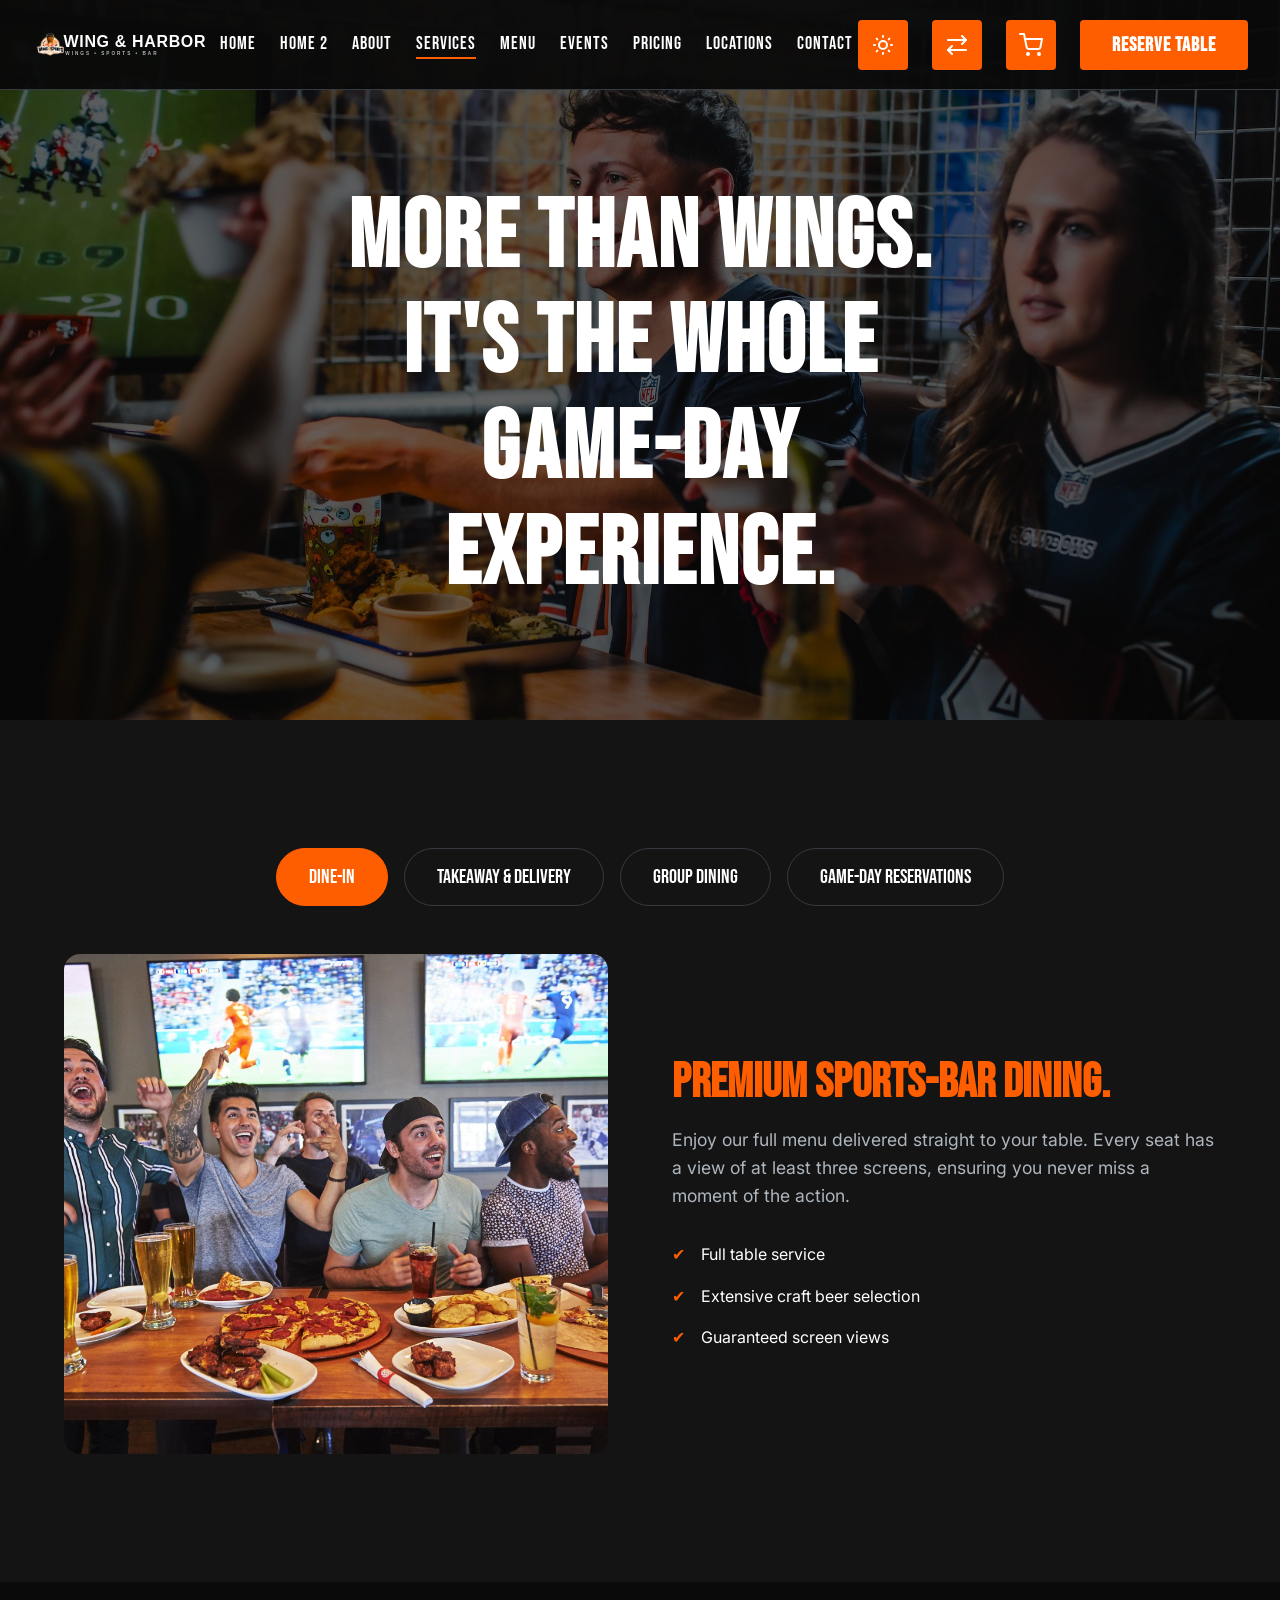
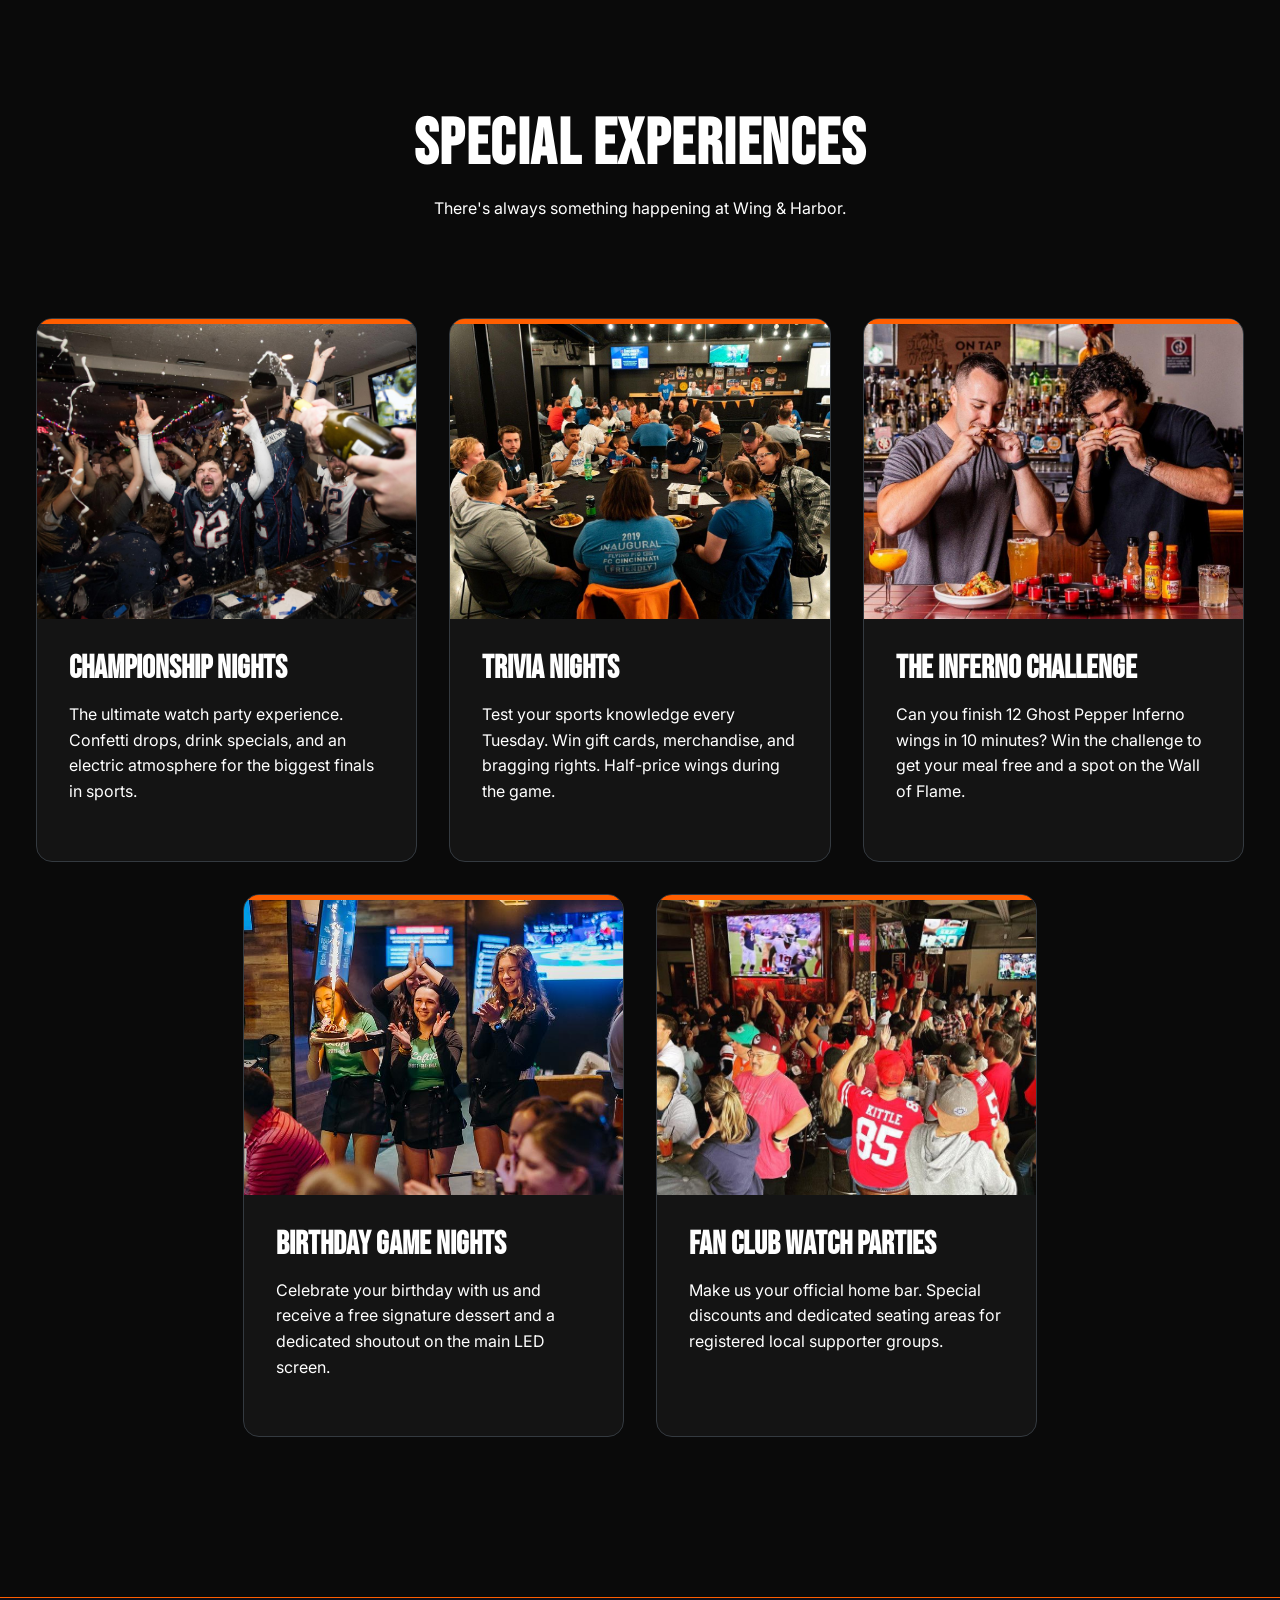
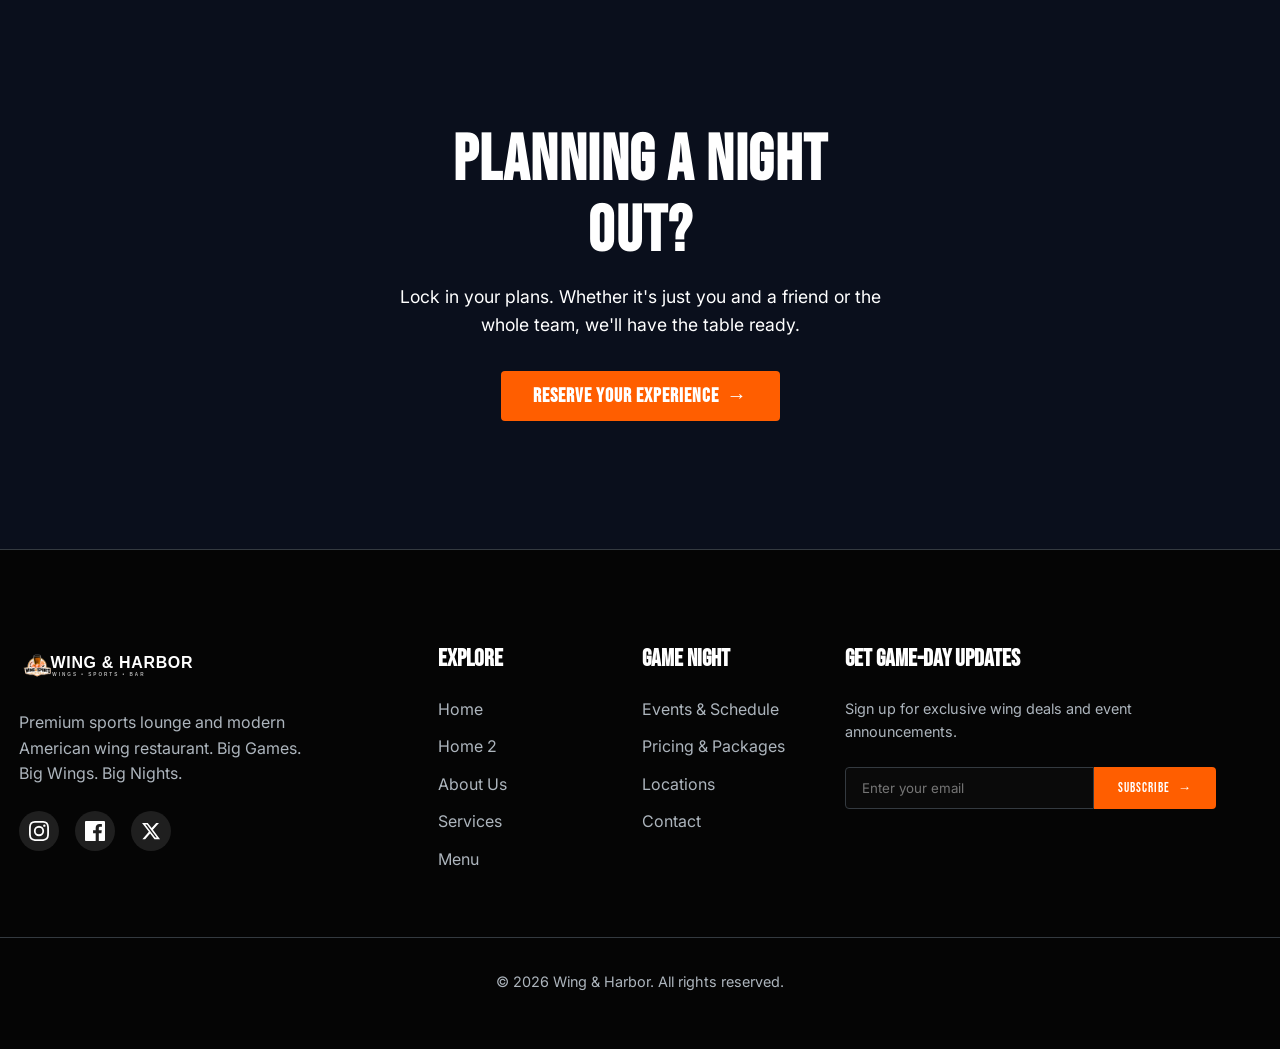
<file: services.html>
<!DOCTYPE html>
<html lang="en" data-theme="dark" dir="ltr">
<head>
  <meta charset="UTF-8">
  <meta name="viewport" content="width=device-width, initial-scale=1.0">
  <title>Wing & Harbor | Services</title>
  <meta name="description" content="More Than Wings. It's the Whole Game-Day Experience.">
  
  <link rel="preconnect" href="https://fonts.googleapis.com">
  <link rel="preconnect" href="https://fonts.gstatic.com" crossorigin>
  <link href="https://fonts.googleapis.com/css2?family=Bebas+Neue&family=Inter:wght@400;600;700&family=Oswald:wght@500;700&display=swap" rel="stylesheet">
  
  <link rel="stylesheet" href="assets/css/style.css">
  <link rel="stylesheet" href="assets/css/responsive.css">
  
  <style>
    /* Services Page Specific Styles */
    
    /* 01 - Hero */
    .services-hero {
      height: 80vh; min-height: 600px;
      position: relative; display: flex; align-items: center; justify-content: center;
      text-align: center; padding-top: var(--header-height);
      background: url('assets/images/service.png') center/cover no-repeat;
    }
    .services-hero::before { content: ''; position: absolute; inset: 0; background: rgba(0,0,0,0.6); z-index: 1; }
    .services-hero-content { position: relative; z-index: 2; max-width: 800px; padding: 0 5%; }
    .services-hero h1 { color: #ffffff !important; margin-bottom: 1rem; }
    .services-hero p { font-size: 1.25rem; color: var(--text-secondary); }
    
    /* 02 - Service Experience */
    .service-exp-section { background: var(--bg-secondary); }
    .service-tabs {
      display: flex; gap: 1rem; justify-content: center; margin-bottom: 3rem; flex-wrap: wrap;
    }
    .service-tab-btn {
      padding: 1rem 2rem; background: transparent; border: 1px solid var(--border-color);
      color: var(--text-primary); font-family: var(--font-heading); font-size: 1.25rem;
      border-radius: 50px; cursor: pointer; transition: all var(--transition-fast);
    }
    .service-tab-btn.active, .service-tab-btn:hover {
      background: var(--accent-primary); border-color: var(--accent-primary); color: #fff;
    }
    
    .service-content-container { position: relative; min-height: 500px; }
    .service-pane {
      position: absolute; inset: 0; opacity: 0; visibility: hidden;
      display: grid; grid-template-columns: 1fr 1fr; gap: 4rem; align-items: center;
      transition: all var(--transition-slow); transform: translateY(20px);
    }
    .service-pane.active { opacity: 1; visibility: visible; transform: translateY(0); }
    
    .service-pane-img { width: 100%; height: 500px; object-fit: cover; border-radius: var(--radius-lg); }
    .service-pane-text h3 { font-size: 3rem; color: var(--accent-primary); }
    
    /* 03 - Special Experiences */
    .special-exp-section { background: var(--bg-primary); overflow: hidden; }
    .horizontal-scroll-wrap {
      display: flex; gap: 2rem; 
      padding: 2rem max(2rem, calc((100vw - var(--max-width)) / 2 + 2rem)); 
      flex-wrap: wrap; justify-content: center; overflow-x: visible;
      margin: 0 auto;
    }
    
    .special-card {
      flex: 0 0 calc(33.333% - 1.5rem); max-width: calc(33.333% - 1.5rem); background: var(--bg-secondary); border-radius: var(--radius-lg);
      padding: 0; border: 1px solid var(--border-color);
      transition: transform var(--transition-normal); position: relative;
      overflow: hidden;
      display: flex;
      flex-direction: column;
    }
    .special-card::before {
      content: ''; position: absolute; top: 0; left: 0; width: 100%; height: 5px; background: var(--accent-primary);
      z-index: 2;
    }
    .special-card:hover { transform: translateY(-10px); box-shadow: var(--hover-shadow); }
    .special-card-content {
      padding: 2rem;
    }
    .special-card h3 { font-size: 2rem; margin-bottom: 1rem; }
    .special-card-img {
      width: 100%; height: 300px; object-fit: cover; display: block;
    }
    
    /* 04 - CTA */
    .service-cta {
      padding: 8rem 5%; text-align: center; background: #0a0f1c;
      color: #fff; position: relative; border-top: 1px solid var(--accent-primary);
    }
    .service-cta::before { display: none; }
    .service-cta h2, .service-cta p { color: #fff !important; }
    
    @media (max-width: 1024px) {
      .service-pane { grid-template-columns: 1fr; position: absolute; }
      .service-pane.active { position: relative; }
      .service-pane-img { height: 300px; }
      .service-content-container { min-height: auto; }
      .special-card {
        flex: 0 0 calc(50% - 1rem);
        max-width: calc(50% - 1rem);
      }
    }
    @media (max-width: 576px) {
      .special-card {
        flex: 0 0 100%;
        max-width: 100%;
      }
    }
  </style>
<link rel="icon" type="image/png" href="assets/images/website-logo.png">
</head>
<body>

  <!-- Overlay for mobile menu -->
  <div class="overlay"></div>

  <!-- Mobile Menu -->
  <nav class="mobile-menu">
    <div class="mobile-nav-links">
      <a href="index.html" class="mobile-nav-link">Home</a>
      <a href="home-2.html" class="mobile-nav-link">Home 2</a>
      <a href="about.html" class="mobile-nav-link">About</a>
      <a href="services.html" class="mobile-nav-link text-accent">Services</a>
      <a href="menu.html" class="mobile-nav-link">Menu</a>
      <a href="events.html" class="mobile-nav-link">Events</a>
      <a href="pricing.html" class="mobile-nav-link">Pricing</a>
      <a href="locations.html" class="mobile-nav-link">Locations</a>
      <a href="contact.html" class="mobile-nav-link">Contact</a>
    </div>
    <div class="mobile-actions">
      <div class="mobile-controls">
        <button class="icon-btn theme-toggle" aria-label="Toggle Theme">
          <svg class="theme-toggle-icon" width="24" height="24" fill="none" viewBox="0 0 24 24"></svg>
        </button>
        <button class="icon-btn rtl-toggle" aria-label="Toggle RTL">
          <svg class="rtl-icon" width="24" height="24" viewBox="0 0 24 24" fill="none" stroke="currentColor" stroke-width="2" stroke-linecap="round" stroke-linejoin="round"><path d="M17 3l4 4-4 4"/><path d="M3 7h18"/><path d="M7 21l-4-4 4-4"/><path d="M21 17H3"/></svg>
        </button>
        <button class="icon-btn cart-btn" aria-label="Cart">
          <svg width="24" height="24" viewBox="0 0 24 24" fill="none" stroke="currentColor" stroke-width="2" stroke-linecap="round" stroke-linejoin="round"><circle cx="9" cy="21" r="1"></circle><circle cx="20" cy="21" r="1"></circle><path d="M1 1h4l2.68 13.39a2 2 0 0 0 2 1.61h9.72a2 2 0 0 0 2-1.61L23 6H6"></path></svg>
        </button>
      </div>
      <button class="btn btn-primary w-100" data-popup="reservation-popup">Reserve Table</button>
    </div>
  </nav>

  <!-- Global Navbar -->
  <header class="navbar">
    <div class="nav-container">
      <a href="index.html" class="nav-logo">
        <img src="logo.svg" alt="Wing & Harbor Logo" />
        
      </a>
      
      <ul class="nav-links">
        <li><a href="index.html" class="nav-link">Home</a></li>
        <li><a href="home-2.html" class="nav-link">Home 2</a></li>
        <li><a href="about.html" class="nav-link">About</a></li>
        <li><a href="services.html" class="nav-link active">Services</a></li>
        <li><a href="menu.html" class="nav-link">Menu</a></li>
        <li><a href="events.html" class="nav-link">Events</a></li>
        <li><a href="pricing.html" class="nav-link">Pricing</a></li>
        <li><a href="locations.html" class="nav-link">Locations</a></li>
        <li><a href="contact.html" class="nav-link">Contact</a></li>
      </ul>
      
      <div class="nav-actions">
        <button class="icon-btn theme-toggle" aria-label="Toggle Theme">
          <svg class="theme-toggle-icon" width="24" height="24" fill="none" viewBox="0 0 24 24"></svg>
        </button>
        <button class="icon-btn rtl-toggle" aria-label="Toggle RTL">
          <svg class="rtl-icon" width="24" height="24" viewBox="0 0 24 24" fill="none" stroke="currentColor" stroke-width="2" stroke-linecap="round" stroke-linejoin="round"><path d="M17 3l4 4-4 4"/><path d="M3 7h18"/><path d="M7 21l-4-4 4-4"/><path d="M21 17H3"/></svg>
        </button>
        <button class="icon-btn cart-btn" aria-label="Cart">
          <svg width="24" height="24" viewBox="0 0 24 24" fill="none" stroke="currentColor" stroke-width="2" stroke-linecap="round" stroke-linejoin="round"><circle cx="9" cy="21" r="1"></circle><circle cx="20" cy="21" r="1"></circle><path d="M1 1h4l2.68 13.39a2 2 0 0 0 2 1.61h9.72a2 2 0 0 0 2-1.61L23 6H6"></path></svg>
        </button>
        <button class="btn btn-primary" data-popup="reservation-popup">Reserve Table</button>
        <button class="hamburger" aria-label="Menu">
          <span></span><span></span><span></span>
        </button>
      </div>
    </div>
  </header>

  <main>
    <!-- 01 - HERO -->
    <section class="services-hero">
      <div class="services-hero-content">
        <h1>MORE THAN WINGS.<br>IT'S THE WHOLE GAME-DAY EXPERIENCE.</h1>
      </div>
    </section>

    <!-- 02 - SERVICE EXPERIENCE -->
    <section class="section-padding service-exp-section">
      <div class="container">
        <div class="service-tabs">
          <button class="service-tab-btn active" data-target="dine-in">Dine-In</button>
          <button class="service-tab-btn" data-target="takeaway">Takeaway & Delivery</button>
          <button class="service-tab-btn" data-target="group">Group Dining</button>
          <button class="service-tab-btn" data-target="reservation">Game-Day Reservations</button>
        </div>
        
        <div class="service-content-container">
          <div class="service-pane active" id="dine-in">
            <img src="assets/images/Bring Everyone Together.png" alt="Dine-In" class="service-pane-img">
            <div class="service-pane-text">
              <h3>Premium Sports-Bar Dining.</h3>
              <p style="font-size: 1.1rem; color: var(--text-secondary); margin-bottom: 2rem;">Enjoy our full menu delivered straight to your table. Every seat has a view of at least three screens, ensuring you never miss a moment of the action.</p>
              <ul style="display: flex; flex-direction: column; gap: 1rem;">
                <li style="display: flex; gap: 1rem;"><span class="text-accent">✔</span> Full table service</li>
                <li style="display: flex; gap: 1rem;"><span class="text-accent">✔</span> Extensive craft beer selection</li>
                <li style="display: flex; gap: 1rem;"><span class="text-accent">✔</span> Guaranteed screen views</li>
              </ul>
            </div>
          </div>
          
          <div class="service-pane" id="takeaway">
            <img src="assets/images/Takeaway & Delivery.png" alt="Takeaway & Delivery" class="service-pane-img">
            <div class="service-pane-text">
              <h3>Fast Wing Pickup.</h3>
              <p style="font-size: 1.1rem; color: var(--text-secondary); margin-bottom: 2rem;">Hosting the watch party at home? Get our signature wings packed hot and ready for your crew. Order ahead online and skip the line.</p>
              <ul style="display: flex; flex-direction: column; gap: 1rem;">
                <li style="display: flex; gap: 1rem;"><span class="text-accent">✔</span> Dedicated pickup counter</li>
                <li style="display: flex; gap: 1rem;"><span class="text-accent">✔</span> Thermal packaging keeps food hot</li>
                <li style="display: flex; gap: 1rem;"><span class="text-accent">✔</span> Large party box options</li>
              </ul>
            </div>
          </div>
          
          <div class="service-pane" id="group">
            <img src="assets/images/Group Dining.png" alt="Group Dining" class="service-pane-img">
            <div class="service-pane-text">
              <h3>Massive Tables. Huge Platters.</h3>
              <p style="font-size: 1.1rem; color: var(--text-secondary); margin-bottom: 2rem;">Built for fantasy drafts, team celebrations, and big crews. Our group tables offer private screens and specialized sharing menus.</p>
              <ul style="display: flex; flex-direction: column; gap: 1rem;">
                <li style="display: flex; gap: 1rem;"><span class="text-accent">✔</span> Seating for up to 20 per table</li>
                <li style="display: flex; gap: 1rem;"><span class="text-accent">✔</span> Custom sharing platters</li>
                <li style="display: flex; gap: 1rem;"><span class="text-accent">✔</span> Private audio channels</li>
              </ul>
            </div>
          </div>
          
          <div class="service-pane" id="reservation">
            <img src="assets/images/Game-Day Reservations.png" alt="Game-Day Reservations" class="service-pane-img">
            <div class="service-pane-text">
              <h3>Reserved for the Big Game.</h3>
              <p style="font-size: 1.1rem; color: var(--text-secondary); margin-bottom: 2rem;">Don't leave game night to chance. Guarantee your spot for major sporting events, championship finals, and pay-per-view matches.</p>
              <ul style="display: flex; flex-direction: column; gap: 1rem;">
                <li style="display: flex; gap: 1rem;"><span class="text-accent">✔</span> Priority seating assignment</li>
                <li style="display: flex; gap: 1rem;"><span class="text-accent">✔</span> VIP packages available</li>
                <li style="display: flex; gap: 1rem;"><span class="text-accent">✔</span> Skip the waitlist</li>
              </ul>
            </div>
          </div>
        </div>
      </div>
    </section>

    <!-- 03 - SPECIAL EXPERIENCES -->
    <section class="section-padding special-exp-section">
      <div class="container text-center" style="margin-bottom: 4rem;">
        <h2>Special Experiences</h2>
        <p>There's always something happening at Wing & Harbor.</p>
      </div>
      
      <div class="horizontal-scroll-wrap">
        <div class="special-card">
          <img src="assets/images/Championship Nights.png" class="special-card-img" alt="Championship Nights">
          <div class="special-card-content">
            <h3>Championship Nights</h3>
            <p class="text-secondary">The ultimate watch party experience. Confetti drops, drink specials, and an electric atmosphere for the biggest finals in sports.</p>
          </div>
        </div>
        <div class="special-card">
          <img src="assets/images/Trivia Nights.png" class="special-card-img" alt="Trivia Nights">
          <div class="special-card-content">
            <h3>Trivia Nights</h3>
            <p class="text-secondary">Test your sports knowledge every Tuesday. Win gift cards, merchandise, and bragging rights. Half-price wings during the game.</p>
          </div>
        </div>
        <div class="special-card">
          <img src="assets/images/The Inferno Challenge.png" class="special-card-img" alt="The Inferno Challenge">
          <div class="special-card-content">
            <h3>The Inferno Challenge</h3>
            <p class="text-secondary">Can you finish 12 Ghost Pepper Inferno wings in 10 minutes? Win the challenge to get your meal free and a spot on the Wall of Flame.</p>
          </div>
        </div>
        <div class="special-card">
          <img src="assets/images/Birthday Game Nights.png" class="special-card-img" alt="Birthday Game Nights">
          <div class="special-card-content">
            <h3>Birthday Game Nights</h3>
            <p class="text-secondary">Celebrate your birthday with us and receive a free signature dessert and a dedicated shoutout on the main LED screen.</p>
          </div>
        </div>
        <div class="special-card">
          <img src="assets/images/Fan Club Watch Parties.png" class="special-card-img" alt="Fan Club Watch Parties">
          <div class="special-card-content">
            <h3>Fan Club Watch Parties</h3>
            <p class="text-secondary">Make us your official home bar. Special discounts and dedicated seating areas for registered local supporter groups.</p>
          </div>
        </div>
      </div>
    </section>

    <!-- 04 - SERVICE CTA -->
    <section class="service-cta">
      <div class="container" style="max-width: 600px; margin: 0 auto;">
        <h2>Planning a Night Out?</h2>
        <p style="font-size: 1.1rem; color: var(--text-secondary); margin-bottom: 2rem;">Lock in your plans. Whether it's just you and a friend or the whole team, we'll have the table ready.</p>
        <button class="btn btn-primary" data-popup="reservation-popup">Reserve Your Experience <span class="icon-right">→</span></button>
      </div>
    </section>

  </main>

  <!-- Reservation Popup (Same as index.html) -->
  <div class="popup-wrapper" id="reservation-popup">
    <div class="popup-overlay"></div>
    <div class="popup-content">
      <button class="popup-close" aria-label="Close">✖</button>
      <h2 style="color: var(--accent-primary);">RESERVE YOUR GAME NIGHT</h2>
      <p style="margin-bottom: 2rem;">Book your table for the best view of the game.</p>
      
      <form id="res-form">
        <div class="form-row">
          <div class="form-group">
            <label class="form-label">Name</label>
            <input type="text" class="form-control" placeholder="John Doe" required>
          </div>
          <div class="form-group">
            <label class="form-label">Phone</label>
            <input type="tel" class="form-control" placeholder="(555) 000-0000" required>
          </div>
        </div>
        
        <div class="form-row">
          <div class="form-group">
            <label class="form-label">Date</label>
            <input type="date" class="form-control" required>
          </div>
          <div class="form-group">
            <label class="form-label">Time</label>
            <input type="time" class="form-control" required>
          </div>
        </div>
        
        <div class="form-row">
          <div class="form-group">
            <label class="form-label">Guests</label>
            <select class="form-control">
              <option>1-2 People</option>
              <option>3-4 People</option>
              <option>5-6 People</option>
              <option>7-10 People (Crew Pack)</option>
              <option>10+ (Contact Us)</option>
            </select>
          </div>
          <div class="form-group">
            <label class="form-label">Location</label>
            <select class="form-control">
              <option>Downtown Arena</option>
              <option>Riverside Lounge</option>
              <option>Midtown</option>
            </select>
          </div>
        </div>
        
        <button type="button" class="btn btn-primary w-100" style="width: 100%; margin-top: 1rem;" onclick="alert('Reservation requested! (Frontend Demo)')">Check Availability <span class="icon-right">→</span></button>
      </form>
    </div>
  </div>

  <!-- Global Footer -->
  <footer class="footer">
    <!-- Same as index.html -->
    <div class="container footer-grid">
      <div class="footer-brand">
        <div class="nav-logo"><img src="logo.svg" alt="Wing & Harbor Logo" /></div>
        <p>Premium sports lounge and modern American wing restaurant. Big Games. Big Wings. Big Nights.</p>
        <div class="footer-socials">
          <a href="#" class="social-link" aria-label="Instagram"><svg width="20" height="20" fill="currentColor" viewBox="0 0 24 24"><path d="M12 2.163c3.204 0 3.584.012 4.85.07 3.252.148 4.771 1.691 4.919 4.919.058 1.265.069 1.645.069 4.849 0 3.205-.012 3.584-.069 4.849-.149 3.225-1.664 4.771-4.919 4.919-1.266.058-1.644.07-4.85.07-3.204 0-3.584-.012-4.849-.07-3.26-.149-4.771-1.699-4.919-4.92-.058-1.265-.07-1.644-.07-4.849 0-3.204.013-3.583.07-4.849.149-3.227 1.664-4.771 4.919-4.919 1.266-.057 1.645-.069 4.849-.069zM12 0C8.741 0 8.333.014 7.053.072 2.695.272.273 2.69.073 7.052.014 8.333 0 8.741 0 12c0 3.259.014 3.668.072 4.948.2 4.358 2.618 6.78 6.98 6.98C8.333 23.986 8.741 24 12 24c3.259 0 3.668-.014 4.948-.072 4.354-.2 6.782-2.618 6.979-6.98.059-1.28.073-1.689.073-4.948 0-3.259-.014-3.667-.072-4.947-.196-4.354-2.617-6.78-6.979-6.98C15.668.014 15.259 0 12 0zm0 5.838a6.162 6.162 0 100 12.324 6.162 6.162 0 000-12.324zM12 16a4 4 0 110-8 4 4 0 010 8zm6.406-11.845a1.44 1.44 0 100 2.881 1.44 1.44 0 000-2.881z"/></svg></a>
          <a href="#" class="social-link" aria-label="Facebook"><svg width="20" height="20" fill="currentColor" viewBox="0 0 24 24"><path d="M22.675 0H1.325C.593 0 0 .593 0 1.325v21.351C0 23.407.593 24 1.325 24H12.82v-9.294H9.692v-3.622h3.128V8.413c0-3.1 1.893-4.788 4.659-4.788 1.325 0 2.463.099 2.795.143v3.24l-1.918.001c-1.504 0-1.795.715-1.795 1.763v2.313h3.587l-.467 3.622h-3.12V24h6.116c.73 0 1.323-.593 1.323-1.325V1.325C24 .593 23.407 0 22.675 0z"/></svg></a>
          <a href="#" class="social-link" aria-label="X"><svg width="20" height="20" fill="currentColor" viewBox="0 0 24 24"><path d="M18.244 2.25h3.308l-7.227 8.26 8.502 11.24H16.17l-5.214-6.817L4.99 21.75H1.68l7.73-8.835L1.254 2.25H8.08l4.713 6.231zm-1.161 17.52h1.833L7.084 4.126H5.117z"/></svg></a>
        </div>
      </div>
      <div>
        <h4 class="footer-title">Explore</h4>
        <div class="footer-links"><a href="index.html">Home</a><a href="home-2.html">Home 2</a><a href="about.html">About Us</a><a href="services.html">Services</a><a href="menu.html">Menu</a></div>
      </div>
      <div>
        <h4 class="footer-title">Game Night</h4>
        <div class="footer-links"><a href="events.html">Events & Schedule</a><a href="pricing.html">Pricing & Packages</a><a href="locations.html">Locations</a><a href="contact.html">Contact</a></div>
      </div>
      <div>
        <h4 class="footer-title">Get Game-Day Updates</h4>
        <p style="color: var(--text-secondary); font-size: 0.9rem;">Sign up for exclusive wing deals and event announcements.</p>
        <div class="newsletter-form">
          <input type="email" placeholder="Enter your email" aria-label="Email address"><button type="button">Subscribe <span class="icon-right">→</span></button>
        </div>
      </div>
    </div>
    <div class="container footer-bottom"><p>&copy; 2026 Wing & Harbor. All rights reserved.</p></div>
  </footer>

  <script src="assets/js/main.js"></script>
  <script>
    // Services Tabs Logic
    document.addEventListener('DOMContentLoaded', () => {
      const btns = document.querySelectorAll('.service-tab-btn');
      const panes = document.querySelectorAll('.service-pane');
      
      btns.forEach(btn => {
        btn.addEventListener('click', () => {
          btns.forEach(b => b.classList.remove('active'));
          panes.forEach(p => p.classList.remove('active'));
          
          btn.classList.add('active');
          document.getElementById(btn.getAttribute('data-target')).classList.add('active');
        });
      });
    });
  </script>
</body>
</html>
</file>
<file: assets/css/style.css>
/* ==========================================================================
   Base Variables & Theme System
   ========================================================================== */

:root {
  /* Fonts */
  --font-heading: 'Bebas Neue', 'Oswald', sans-serif;
  --font-body: 'Inter', 'Manrope', sans-serif;
  
  /* Layout */
  --max-width: 1440px;
  --header-height: 90px;
  --radius-sm: 4px;
  --radius-md: 8px;
  --radius-lg: 16px;
  --radius-xl: 24px;
  --transition-fast: 0.2s ease;
  --transition-normal: 0.3s cubic-bezier(0.4, 0, 0.2, 1);
  --transition-slow: 0.5s cubic-bezier(0.4, 0, 0.2, 1);
  --transition-bounce: 0.5s cubic-bezier(0.68, -0.55, 0.265, 1.55);
}

/* Light Theme Variables */
:root[data-theme="light"] {
  --bg-primary: #f8f9fa;
  --bg-secondary: #ffffff;
  --bg-tertiary: #f1f3f5;
  --text-primary: #121212;
  --text-secondary: #495057;
  --border-color: #dee2e6;
  --accent-primary: #ff5e00; /* Fiery Orange */
  --accent-secondary: #ff2a00; /* Electric Red */
  --overlay-bg: rgba(255, 255, 255, 0.9);
  --card-shadow: 0 10px 30px rgba(0,0,0,0.05);
  --hover-shadow: 0 15px 40px rgba(0,0,0,0.1);
  --navbar-bg: rgba(255, 255, 255, 0.95);
  --footer-bg: #f1f3f5;
}

/* Dark Theme Variables (Default) */
:root, :root[data-theme="dark"] {
  --bg-primary: #0a0a0a;
  --bg-secondary: #141414;
  --bg-tertiary: #1f1f1f;
  --text-primary: #ffffff;
  --text-secondary: #adb5bd;
  --border-color: #343a40;
  --accent-primary: #ff5e00; /* Fiery Orange */
  --accent-secondary: #ff2a00; /* Electric Red */
  --overlay-bg: rgba(10, 10, 10, 0.9);
  --card-shadow: 0 10px 30px rgba(0,0,0,0.5);
  --hover-shadow: 0 15px 40px rgba(0,0,0,0.8);
  --navbar-bg: rgba(10, 10, 10, 0.95);
  --footer-bg: #050505;
}

/* Invert logo for dark mode */
:root[data-theme="dark"] .nav-logo img,
:root[data-theme="dark"] .footer-brand img {
  filter: invert(1) hue-rotate(180deg);
}

/* Invert date/time picker icons in dark mode so they are visible */
:root[data-theme="dark"] input[type="date"]::-webkit-calendar-picker-indicator,
:root[data-theme="dark"] input[type="time"]::-webkit-calendar-picker-indicator {
  filter: invert(1);
}

/* ==========================================================================
   CSS Reset & Base Styles
   ========================================================================== */

*, *::before, *::after {
  box-sizing: border-box;
  margin: 0;
  padding: 0;
}

html {
  scroll-behavior: smooth;
  font-size: 16px;
}

body {
  font-family: var(--font-body);
  background-color: var(--bg-primary);
  color: var(--text-primary);
  line-height: 1.6;
  overflow-x: hidden;
  transition: background-color var(--transition-normal), color var(--transition-normal);
}

h1, h2, h3, h4, h5, h6 {
  font-family: var(--font-heading);
  text-transform: uppercase;
  font-weight: 600;
  line-height: 1.1;
  margin-bottom: 1rem;
}

h1 { font-size: clamp(3rem, 8vw, 6rem); letter-spacing: 2px; }
h2 { font-size: clamp(2.5rem, 5vw, 4rem); letter-spacing: 1.5px; }
h3 { font-size: clamp(2rem, 4vw, 3rem); }
h4 { font-size: clamp(1.5rem, 3vw, 2rem); }

p { margin-bottom: 1.5rem; font-weight: 400; }

a {
  text-decoration: none;
  color: inherit;
  transition: color var(--transition-fast);
}

a:hover { color: var(--accent-primary); }
ul { list-style: none; }
img { max-width: 100%; height: auto; display: block; }
button, input, select, textarea { font-family: inherit; }

/* ==========================================================================
   Utility Classes
   ========================================================================== */

.container {
  width: 100%;
  max-width: var(--max-width);
  margin: 0 auto;
  padding: 0 5%;
}

.section-padding { padding: 8rem 0; }
.text-center { text-align: center; }
.text-accent { color: var(--accent-primary); }

.btn {
  display: inline-flex;
  align-items: center;
  justify-content: center;
  height: 50px;
  padding: 0 2rem;
  font-family: var(--font-heading);
  font-size: 1.25rem;
  font-weight: bold;
  text-transform: uppercase;
  letter-spacing: 1px;
  border-radius: var(--radius-sm);
  cursor: pointer;
  border: none;
  transition: all var(--transition-normal);
  position: relative;
  overflow: hidden;
  z-index: 1;
}

.btn::before {
  content: '';
  position: absolute;
  top: 0; left: 0; width: 100%; height: 100%;
  background: rgba(0,0,0,0.1);
  transform: translateY(100%);
  transition: transform var(--transition-normal);
  z-index: -1;
}

.btn:hover::before { transform: translateY(0); }
.btn:active { transform: scale(0.98); }

.btn-primary {
  background-color: var(--accent-primary);
  color: #fff;
}
.btn-primary:hover { color: #fff; }

.btn-outline {
  background-color: transparent;
  border: 2px solid var(--text-primary);
  color: var(--text-primary);
}

.btn-outline:hover {
  background-color: var(--text-primary);
  color: var(--bg-primary);
}

.icon-right { margin-left: 0.5rem; transition: transform var(--transition-fast); }
.btn:hover .icon-right { transform: translateX(5px); }

[dir="rtl"] .icon-right { margin-left: 0; margin-right: 0.5rem; display: inline-block; transform: scaleX(-1); }
[dir="rtl"] .btn:hover .icon-right { transform: scaleX(-1) translateX(-5px); }

/* ==========================================================================
   Global Navbar
   ========================================================================== */

.navbar {
  position: fixed;
  top: 0;
  left: 0;
  width: 100%;
  height: var(--header-height);
  z-index: 1000;
  transition: all var(--transition-normal);
  background-color: var(--navbar-bg);
  border-bottom: 1px solid var(--border-color);
}

.navbar .nav-link,
.navbar .hamburger span,
.navbar .nav-logo svg {
  color: var(--text-primary) !important;
}

.navbar .hamburger span {
  background-color: var(--text-primary) !important;
}

.navbar.scrolled {
  background-color: var(--navbar-bg);
  backdrop-filter: blur(10px);
  border-bottom: 1px solid var(--border-color);
  height: 80px;
}

.nav-container {
  display: flex;
  justify-content: space-between;
  align-items: center;
  height: 100%;
  padding: 0 2rem;
  max-width: var(--max-width);
  margin: 0 auto;
}

.nav-logo {
  height: 40px;
  display: flex;
  align-items: center;
  gap: 10px;
}

.nav-brand-name {
  font-family: var(--font-heading);
  font-size: 1.5rem;
  font-weight: bold;
  color: #121212;
  white-space: nowrap;
}

.nav-logo svg, .nav-logo img {
  height: 100%;
  width: auto;
  color: #121212;
}

.nav-links {
  display: flex;
  gap: 2rem;
  align-items: center;
}

.nav-link {
  font-family: var(--font-heading);
  font-size: 1.1rem;
  letter-spacing: 1px;
  color: var(--text-primary);
  position: relative;
}

.nav-link::after {
  content: '';
  position: absolute;
  bottom: -5px;
  left: 0;
  width: 0;
  height: 2px;
  background-color: var(--accent-primary);
  transition: width var(--transition-fast);
}

.nav-link:hover::after, .nav-link.active::after {
  width: 100%;
}

[dir="rtl"] .nav-link::after { left: auto; right: 0; }

.nav-actions {
  display: flex;
  align-items: center;
  gap: 1.5rem;
}

.icon-btn {
  background-color: var(--accent-primary);
  border: none;
  color: #fff !important;
  font-size: 1.25rem;
  cursor: pointer;
  display: flex;
  align-items: center;
  justify-content: center;
  width: 50px;
  height: 50px;
  border-radius: var(--radius-sm);
  transition: all var(--transition-fast);
  position: relative;
  overflow: hidden;
  z-index: 1;
}

.icon-btn::before {
  content: '';
  position: absolute;
  top: 0; left: 0; width: 100%; height: 100%;
  background: rgba(0,0,0,0.1);
  transform: translateY(100%);
  transition: transform var(--transition-normal);
  z-index: -1;
}

.icon-btn:hover::before { transform: translateY(0); }
.icon-btn:active { transform: scale(0.98); }

.hamburger {
  display: none;
  flex-direction: column;
  justify-content: space-between;
  width: 30px;
  height: 20px;
  background: transparent;
  border: none;
  cursor: pointer;
  z-index: 1001;
}

.hamburger span {
  width: 100%;
  height: 2px;
  background-color: var(--text-primary);
  transition: all var(--transition-normal);
}

/* ==========================================================================
   Mobile Menu
   ========================================================================== */

.mobile-menu {
  position: fixed;
  top: var(--header-height);
  bottom: 0;
  right: -100%;
  width: 100%;
  max-width: 400px;
  background-color: var(--bg-secondary);
  z-index: 999;
  transition: right var(--transition-normal);
  display: flex;
  flex-direction: column;
  padding: 2rem; /* Removed huge padding since it sits below header */
  box-shadow: -10px 0 30px rgba(0,0,0,0.5);
  overflow-y: auto;
  -webkit-overflow-scrolling: touch;
  overscroll-behavior-y: contain;
}

.mobile-menu::after {
  content: '';
  display: block;
  min-height: 120px; /* Forces scroll space for iOS bottom bar */
  flex-shrink: 0;
}

.mobile-nav-links, .mobile-actions {
  flex-shrink: 0;
}

[dir="rtl"] .mobile-menu {
  right: auto;
  left: -100%;
  box-shadow: 10px 0 30px rgba(0,0,0,0.5);
}

.mobile-menu.active {
  right: 0;
}

[dir="rtl"] .mobile-menu.active {
  right: auto;
  left: 0;
}

.mobile-nav-links {
  display: flex;
  flex-direction: column;
  gap: 1.5rem;
  margin-bottom: 3rem;
  align-items: center;
}

.mobile-nav-link {
  font-family: var(--font-heading);
  font-size: 2rem;
  font-weight: bold;
}

.mobile-actions {
  display: flex;
  flex-direction: column;
  gap: 1.5rem;
  align-items: center;
}

.mobile-controls {
  display: flex;
  gap: 1rem;
}

.overlay {
  position: fixed;
  top: 0;
  left: 0;
  width: 100%;
  height: 100%;
  background-color: rgba(0,0,0,0.7);
  z-index: 998;
  opacity: 0;
  visibility: hidden;
  transition: all var(--transition-normal);
  backdrop-filter: blur(5px);
}

.overlay.active {
  opacity: 1;
  visibility: visible;
}

/* ==========================================================================
   CTA Popup System
   ========================================================================== */

.popup-wrapper {
  position: fixed;
  top: 0; left: 0; width: 100%; height: 100%;
  display: flex;
  align-items: center;
  justify-content: center;
  z-index: 1100;
  opacity: 0;
  visibility: hidden;
  transition: all var(--transition-normal);
}

.popup-wrapper.active {
  opacity: 1;
  visibility: visible;
}

.popup-overlay {
  position: absolute;
  top: 0; left: 0; width: 100%; height: 100%;
  background-color: rgba(0,0,0,0.8);
  backdrop-filter: blur(10px);
}

.popup-content {
  position: relative;
  background-color: var(--bg-secondary);
  width: 90%;
  max-width: 600px;
  border-radius: var(--radius-lg);
  padding: 3rem;
  z-index: 1;
  transform: translateY(30px) scale(0.95);
  transition: all var(--transition-bounce);
  box-shadow: var(--card-shadow);
  border: 1px solid var(--border-color);
}

.popup-wrapper.active .popup-content {
  transform: translateY(0) scale(1);
}

.popup-close {
  position: absolute;
  top: 1.5rem; right: 1.5rem;
  background: transparent;
  border: none;
  color: var(--text-secondary);
  font-size: 1.5rem;
  cursor: pointer;
  transition: color var(--transition-fast);
}

[dir="rtl"] .popup-close { right: auto; left: 1.5rem; }

.popup-close:hover { color: var(--accent-primary); }

.form-group { margin-bottom: 1.5rem; }
.form-label { display: block; margin-bottom: 0.5rem; font-weight: 600; color: var(--text-secondary); }
.form-control {
  width: 100%;
  padding: 1rem;
  background-color: var(--bg-primary);
  border: 1px solid var(--border-color);
  color: var(--text-primary);
  border-radius: var(--radius-sm);
  outline: none;
  transition: border-color var(--transition-fast);
}
.form-control:focus { border-color: var(--accent-primary); }
.form-row { display: grid; grid-template-columns: 1fr 1fr; gap: 1rem; }

/* ==========================================================================
   Global Footer
   ========================================================================== */

.footer {
  background-color: var(--footer-bg);
  padding: 6rem 0 2rem;
  border-top: 1px solid var(--border-color);
}

.footer-grid {
  display: grid;
  grid-template-columns: 2fr 1fr 1fr 1.5fr;
  gap: 4rem;
  margin-bottom: 4rem;
}

.footer-brand {
  margin-left: -45px; /* Pull the entire brand section left in the footer */
}

.footer-brand p {
  color: var(--text-secondary);
  margin: 1.5rem 0;
  max-width: 300px;
}

.footer-socials {
  display: flex;
  gap: 1rem;
}

.social-link {
  display: flex;
  align-items: center;
  justify-content: center;
  width: 40px;
  height: 40px;
  background-color: var(--bg-tertiary);
  border-radius: 50%;
  transition: all var(--transition-normal);
}

.social-link:hover {
  background-color: var(--accent-primary);
  color: #fff;
  transform: translateY(-5px);
}

.footer-title {
  font-size: 1.5rem;
  margin-bottom: 1.5rem;
  color: var(--text-primary);
}

.footer-links { display: flex; flex-direction: column; gap: 0.75rem; }
.footer-links a { color: var(--text-secondary); }
.footer-links a:hover { color: var(--accent-primary); padding-left: 5px; }
[dir="rtl"] .footer-links a:hover { padding-left: 0; padding-right: 5px; }

.newsletter-form {
  display: flex;
  margin-top: 1rem;
}

.newsletter-form input {
  flex: 1;
  padding: 0.75rem 1rem;
  border: 1px solid var(--border-color);
  background: var(--bg-primary);
  color: var(--text-primary);
  border-radius: var(--radius-sm) 0 0 var(--radius-sm);
  outline: none;
}
[dir="rtl"] .newsletter-form input { border-radius: 0 var(--radius-sm) var(--radius-sm) 0; }

.newsletter-form button {
  padding: 0 1.5rem;
  background: var(--accent-primary);
  color: white;
  border: none;
  font-family: var(--font-heading);
  letter-spacing: 1px;
  border-radius: 0 var(--radius-sm) var(--radius-sm) 0;
  cursor: pointer;
  transition: background var(--transition-fast);
  display: flex;
  align-items: center;
  justify-content: center;
  white-space: nowrap;
}
[dir="rtl"] .newsletter-form button { border-radius: var(--radius-sm) 0 0 var(--radius-sm); }
.newsletter-form button:hover { background: var(--accent-secondary); }

.footer-bottom {
  text-align: center;
  padding-top: 2rem;
  border-top: 1px solid var(--border-color);
  color: var(--text-secondary);
  font-size: 0.9rem;
}

/* ==========================================================================
   Scroll to Top Bottle Button
   ========================================================================== */
.scroll-to-top {
  position: fixed;
  bottom: 2rem;
  right: 2rem;
  width: 50px;
  height: 100px;
  background: transparent;
  border: none;
  cursor: pointer;
  z-index: 999;
  opacity: 0;
  visibility: hidden;
  transform: translateY(20px);
  transition: all var(--transition-normal);
  padding: 0;
}
[dir="rtl"] .scroll-to-top { right: auto; left: 2rem; }

.scroll-to-top.visible {
  opacity: 1;
  visibility: visible;
  transform: translateY(0);
}

.bottle-icon {
  width: 100%;
  height: 100%;
  filter: drop-shadow(0 10px 15px rgba(0,0,0,0.5));
  transition: transform var(--transition-fast);
}

.scroll-to-top:hover .bottle-icon {
  transform: translateY(-5px) scale(1.05);
}

.bottle-cap-group {
  transform-origin: 50px 30px;
  transition: transform 0.3s ease;
}

.splash-particle {
  opacity: 0;
}

.scroll-to-top.is-popping .bottle-cap-group {
  animation: popCap 1s ease-out forwards;
}

.scroll-to-top.is-popping .p1 { animation: splash 1s ease-out 0.1s; }
.scroll-to-top.is-popping .p2 { animation: splash 1s ease-out 0.15s; }
.scroll-to-top.is-popping .p3 { animation: splash 1s ease-out 0.2s; }

@keyframes popCap {
  0% { transform: translateY(0) rotate(0deg); opacity: 1; }
  30% { transform: translateY(-30px) rotate(-20deg); opacity: 1; }
  100% { transform: translateY(-50px) rotate(-45deg); opacity: 0; }
}

@keyframes splash {
  0% { transform: translate(0, 0); opacity: 1; }
  100% { transform: translate(var(--tx, 20px), var(--ty, -30px)); opacity: 0; }
}
.p1 { --tx: -20px; --ty: -40px; }
.p2 { --tx: 10px; --ty: -50px; }
.p3 { --tx: 25px; --ty: -35px; }
</file>
<file: assets/css/responsive.css>
/* ==========================================================================
   Responsive & RTL Styles
   ========================================================================== */

/* --------------------------------------------------------------------------
   Desktop (Large) > 1440px (Default covered in style.css)
   -------------------------------------------------------------------------- */

/* --------------------------------------------------------------------------
   Laptop / Desktop (Medium) <= 1280px
   -------------------------------------------------------------------------- */
@media (max-width: 1280px) {
  .nav-links { gap: 1.5rem; }
  .footer-grid { gap: 2rem; }
}

/* --------------------------------------------------------------------------
   Tablet (Landscape) <= 1024px
   -------------------------------------------------------------------------- */
@media (max-width: 1024px) {
  h1 { font-size: clamp(3rem, 6vw, 4.5rem); }
  
  .nav-links { display: none; }
  .hamburger { display: flex; }
  .nav-actions .btn,
  .nav-actions .theme-toggle,
  .nav-actions .rtl-toggle,
  .nav-actions .cart-btn { display: none; } /* Hide reserve button, toggles, and cart in navbar on tablet/mobile, use side menu */
  
  .footer-grid {
    grid-template-columns: 1fr 1fr;
    row-gap: 3rem;
  }
  
  .footer-brand {
    margin-left: 0;
  }
}

/* --------------------------------------------------------------------------
   Tablet (Portrait) <= 768px
   -------------------------------------------------------------------------- */
@media (max-width: 768px) {
  .section-padding { padding: 5rem 0; }
  
  .popup-content {
    padding: 2rem;
    width: 95%;
    max-height: 90vh;
    overflow-y: auto;
  }
  
  /* Keep 2 buttons one by one (stacked), same size */
  .hero-cta-group,
  .menu-cta-group,
  .btn-group {
    display: flex;
    flex-direction: column;
    align-items: center;
    width: 100%;
    gap: 1rem;
  }
  
  .hero-cta-group .btn,
  .menu-cta-group .btn,
  .btn-group .btn {
    width: 100%;
    margin: 0;
  }

  /* Keep 1 button in center alignment */
  .btn {
    display: flex;
    justify-content: center;
    align-items: center;
    text-align: center;
    margin-left: auto;
    margin-right: auto;
    white-space: nowrap;
  }

  /* Keep all section in one by one alignments */
  section .container > .grid,
  .story-layout,
  .wings-grid,
  .scoreboard-grid,
  .about-grid,
  .contact-layout,
  .philosophy-grid,
  .pricing-grid,
  .locations-grid,
  .events-grid,
  .services-grid {
    grid-template-columns: 1fr !important;
    display: flex !important;
    flex-direction: column !important;
  }

  /* Footer website name in center alignment */
  .footer-brand, 
  .footer-bottom {
    text-align: center !important;
    display: flex;
    flex-direction: column;
    align-items: center;
  }
  .footer-brand .nav-logo {
    margin-left: auto;
    margin-right: auto;
  }
  .footer-bottom p {
    text-align: center;
    margin: 0 auto;
  }
  
  .footer-grid { grid-template-columns: 1fr; text-align: center; }
  .footer-socials { justify-content: center; }
  .footer-links { align-items: center; }
  .footer-links a:hover { padding-left: 0; }
  [dir="rtl"] .footer-links a:hover { padding-right: 0; }
}

/* --------------------------------------------------------------------------
   Mobile (Large) <= 480px
   -------------------------------------------------------------------------- */
@media (max-width: 480px) {
  .nav-container { padding: 0 1rem; }
  
  .mobile-menu { max-width: 100%; }
  
  .form-row { grid-template-columns: 1fr; }
  

  .newsletter-form { flex-direction: column; gap: 1rem; }
  .newsletter-form input { border-radius: var(--radius-sm); }
  [dir="rtl"] .newsletter-form input { border-radius: var(--radius-sm); }
  .newsletter-form button { padding: 1rem; border-radius: var(--radius-sm); }
  [dir="rtl"] .newsletter-form button { border-radius: var(--radius-sm); }
}

/* --------------------------------------------------------------------------
   Mobile (Small) <= 320px
   -------------------------------------------------------------------------- */
@media (max-width: 360px) {
  h1 { font-size: 2.5rem; }
  h2 { font-size: 2rem; }
  .nav-logo svg { height: 30px; }
  .btn { padding: 0.75rem 1.25rem; font-size: 1rem; }
}

/* ==========================================================================
   RTL Global Overrides
   ========================================================================== */
html[dir="rtl"] { text-align: right; }
[dir="rtl"] .text-center { text-align: center; }

[dir="rtl"] .icon-btn svg { transform: scaleX(-1); } /* Mirror icons like arrows */
[dir="rtl"] .popup-close { transform: scaleX(-1); }

[dir="rtl"] .form-control {
  text-align: right;
  direction: rtl;
}
</file>
